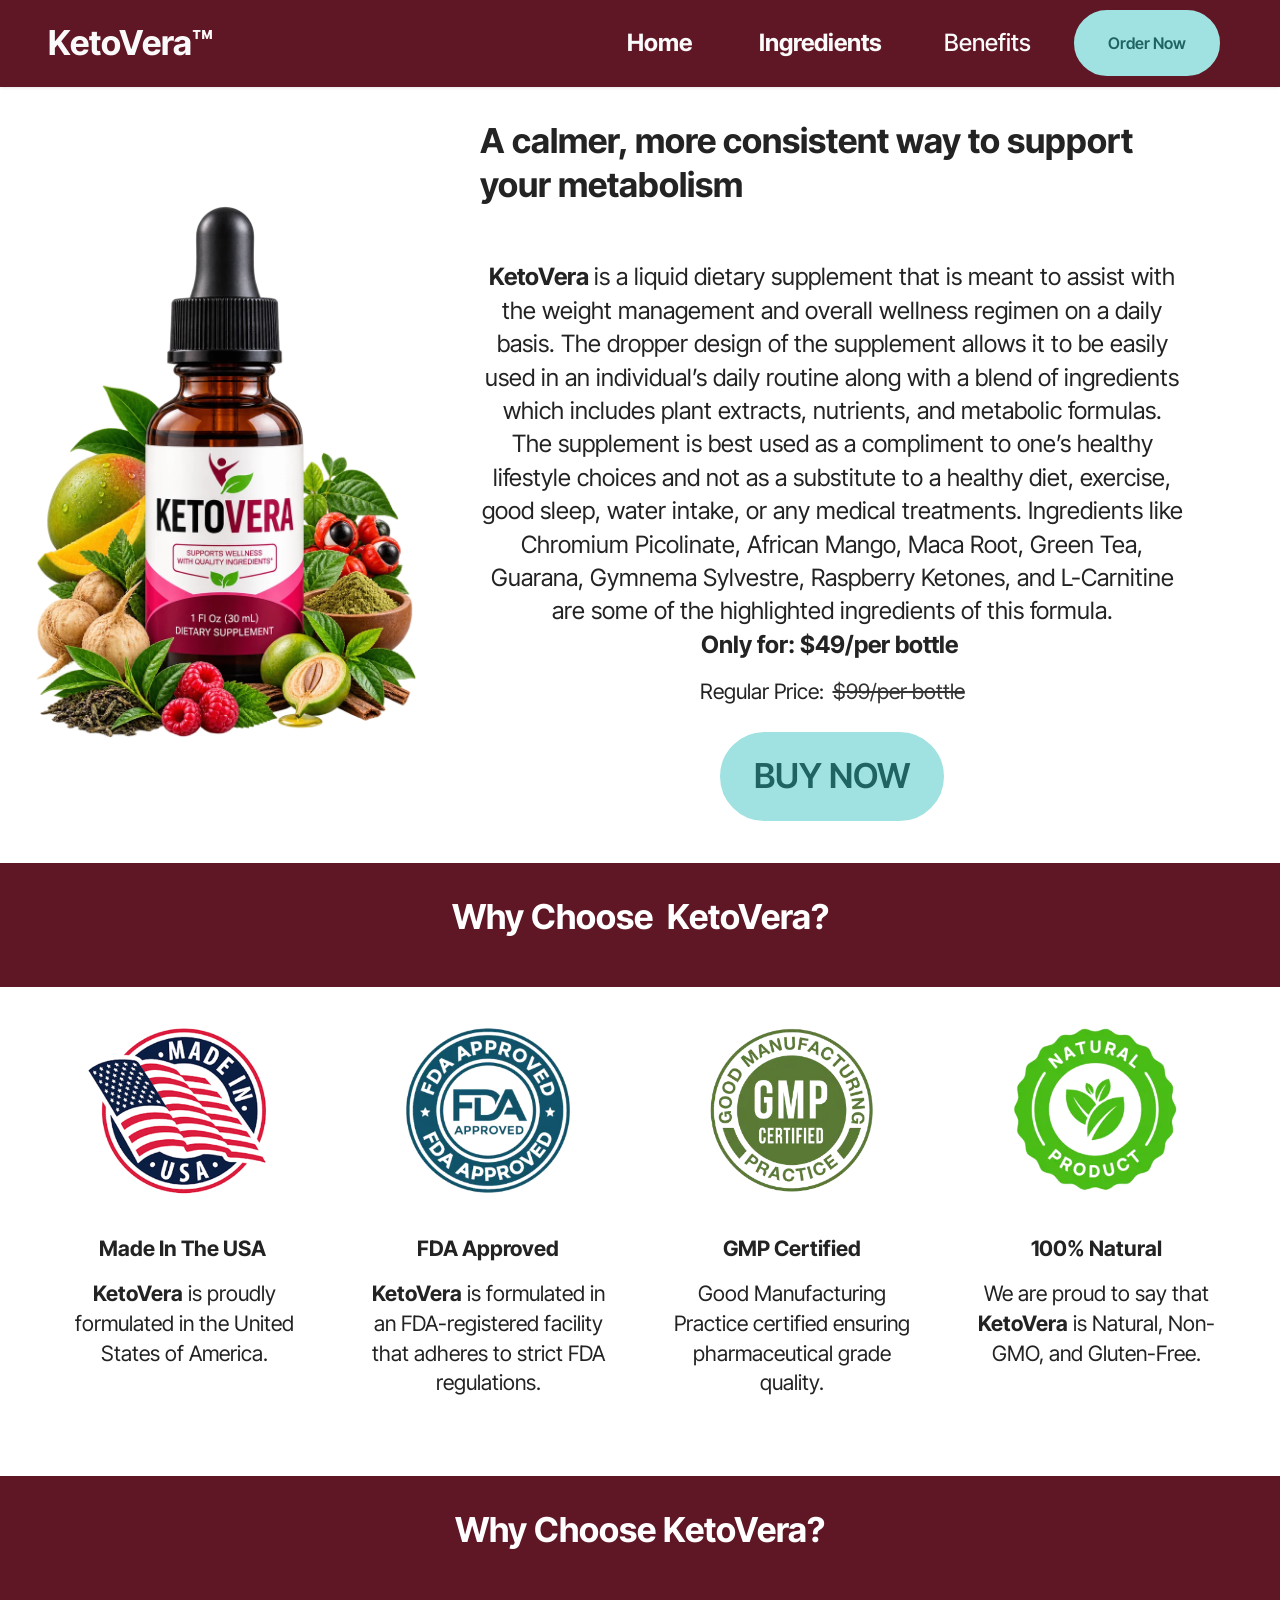
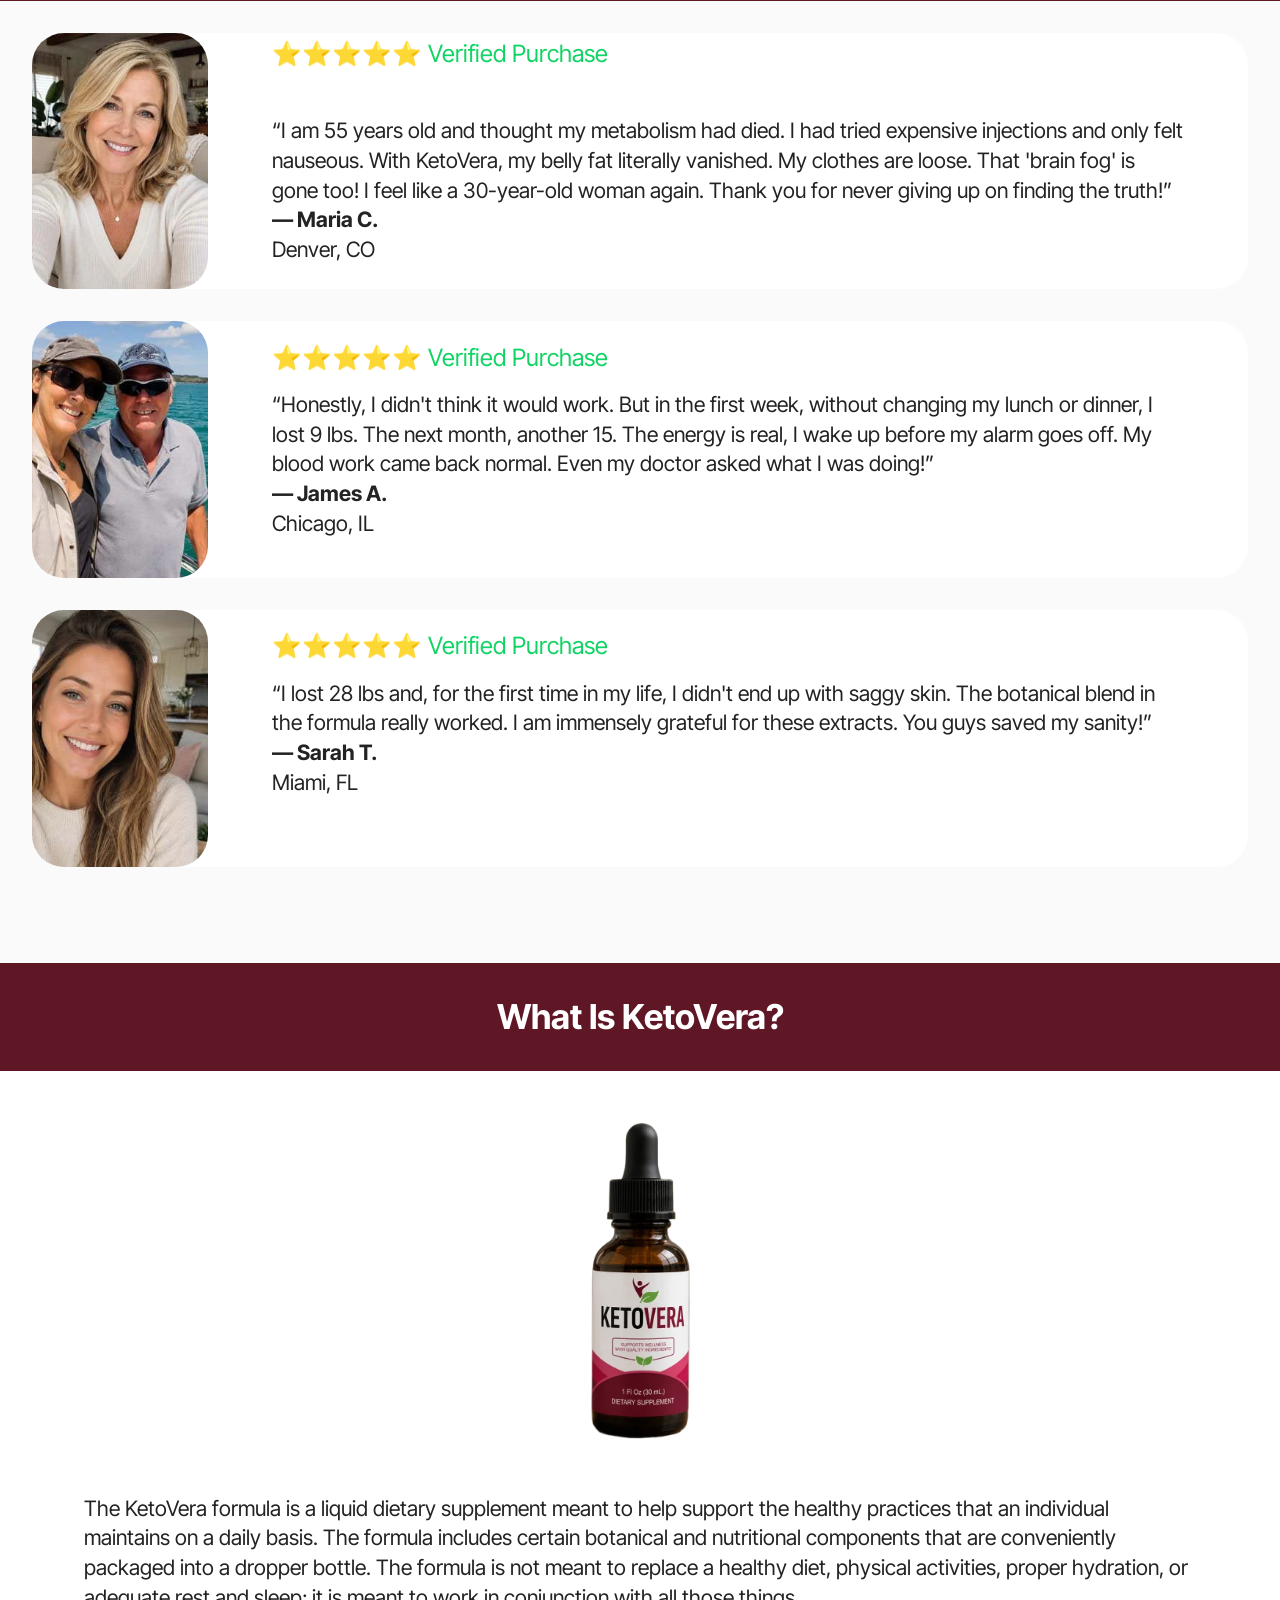
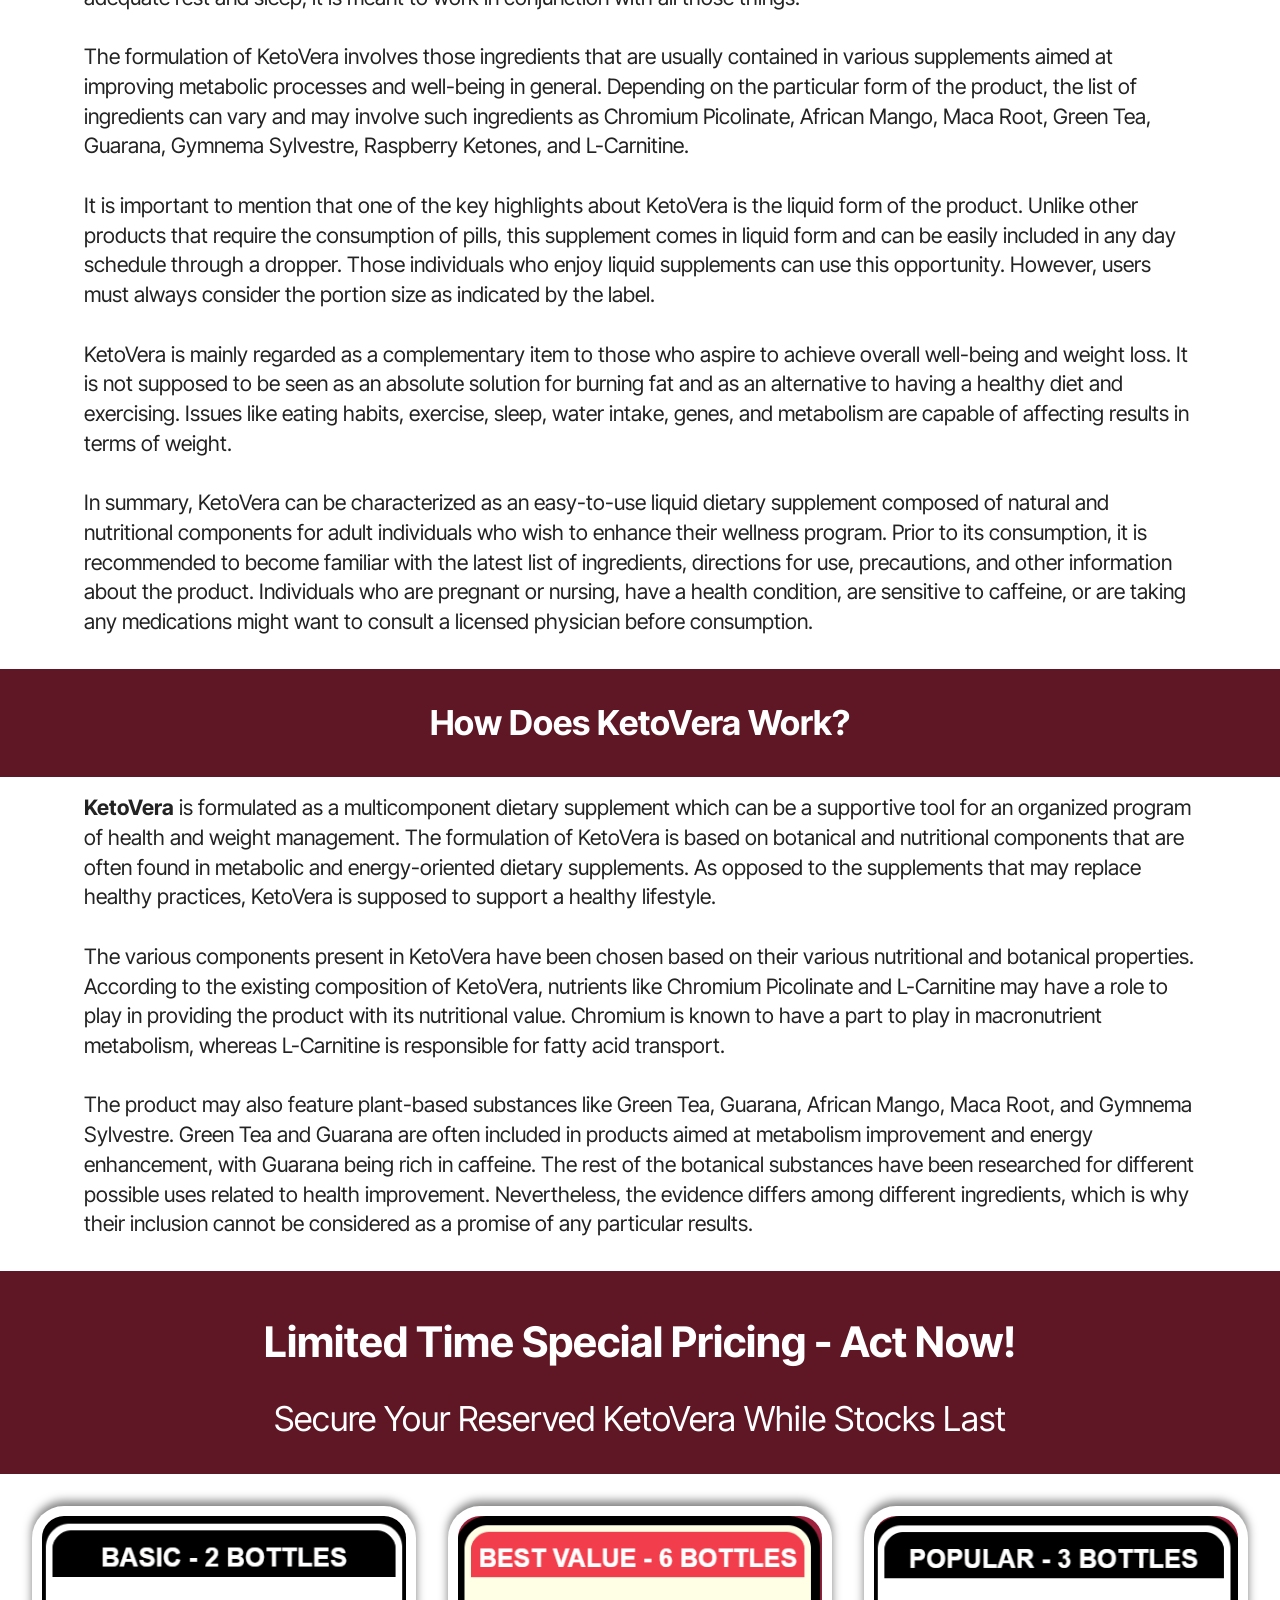
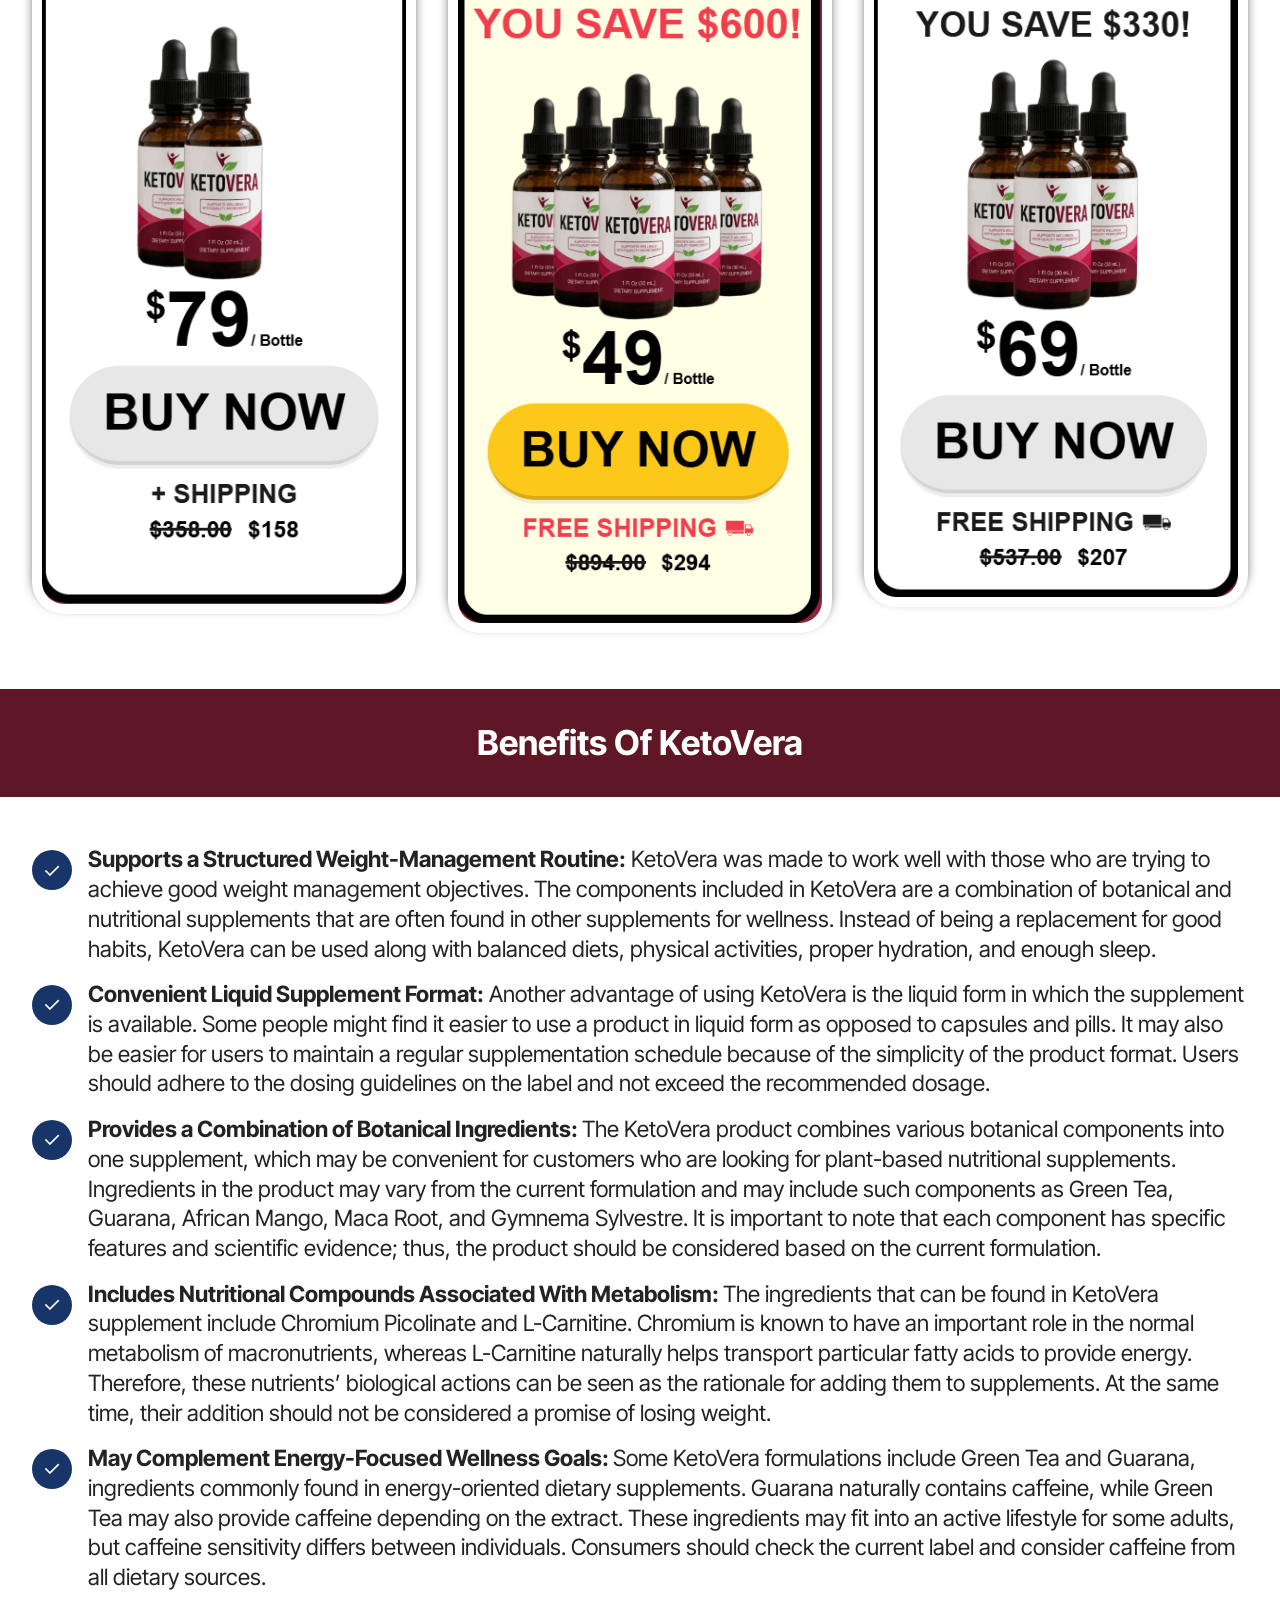
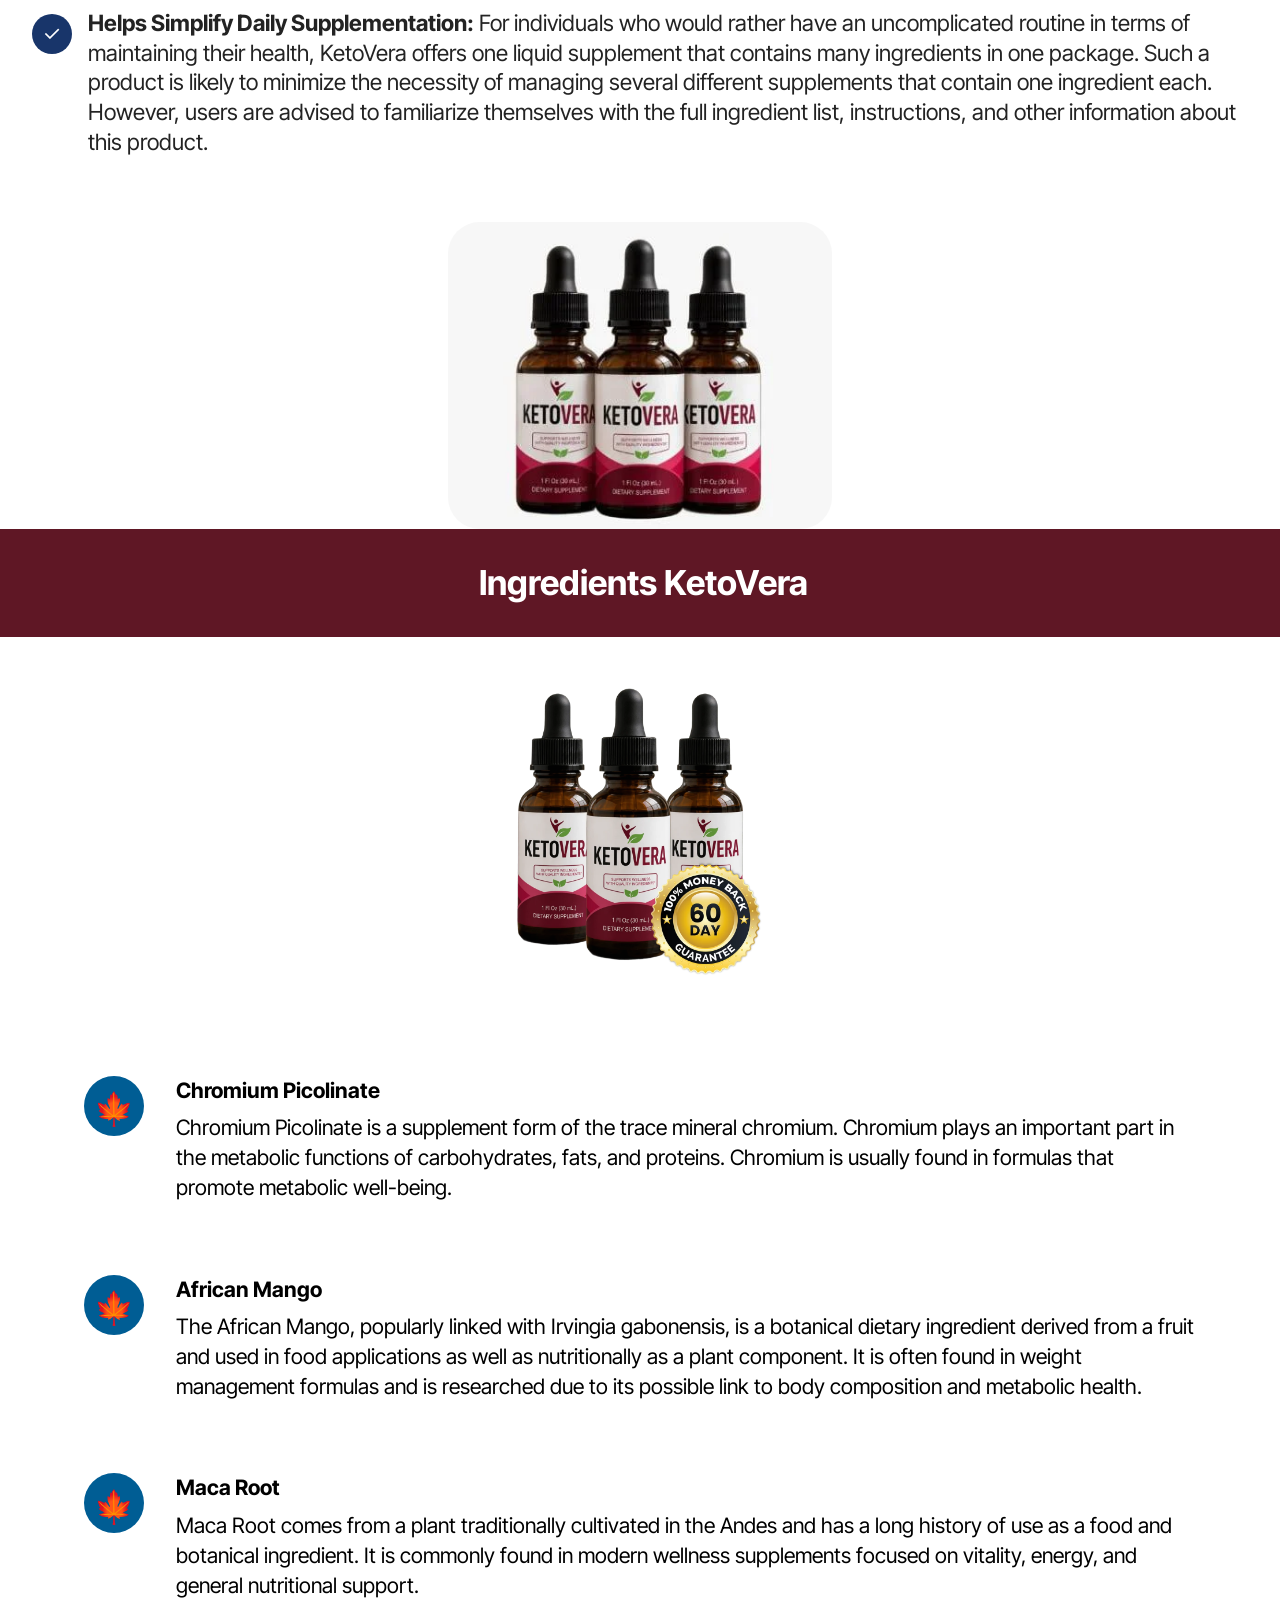
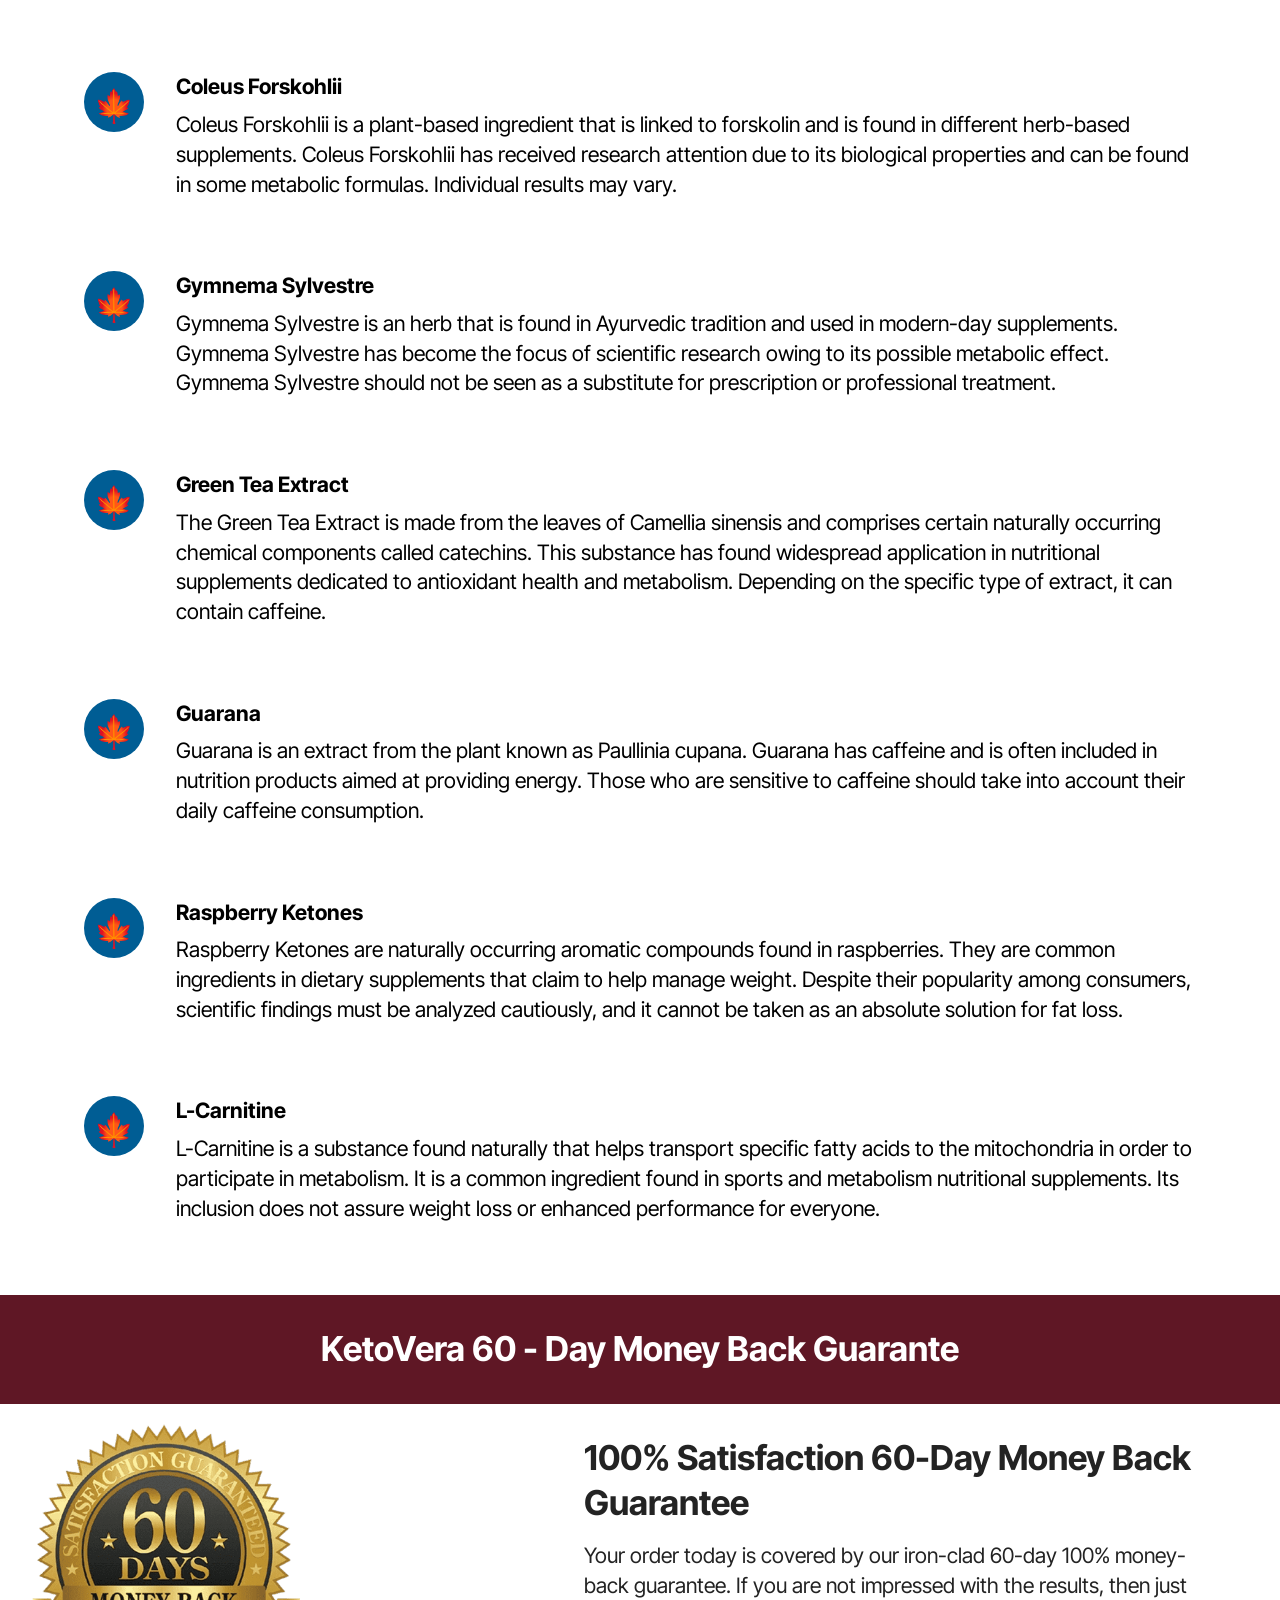
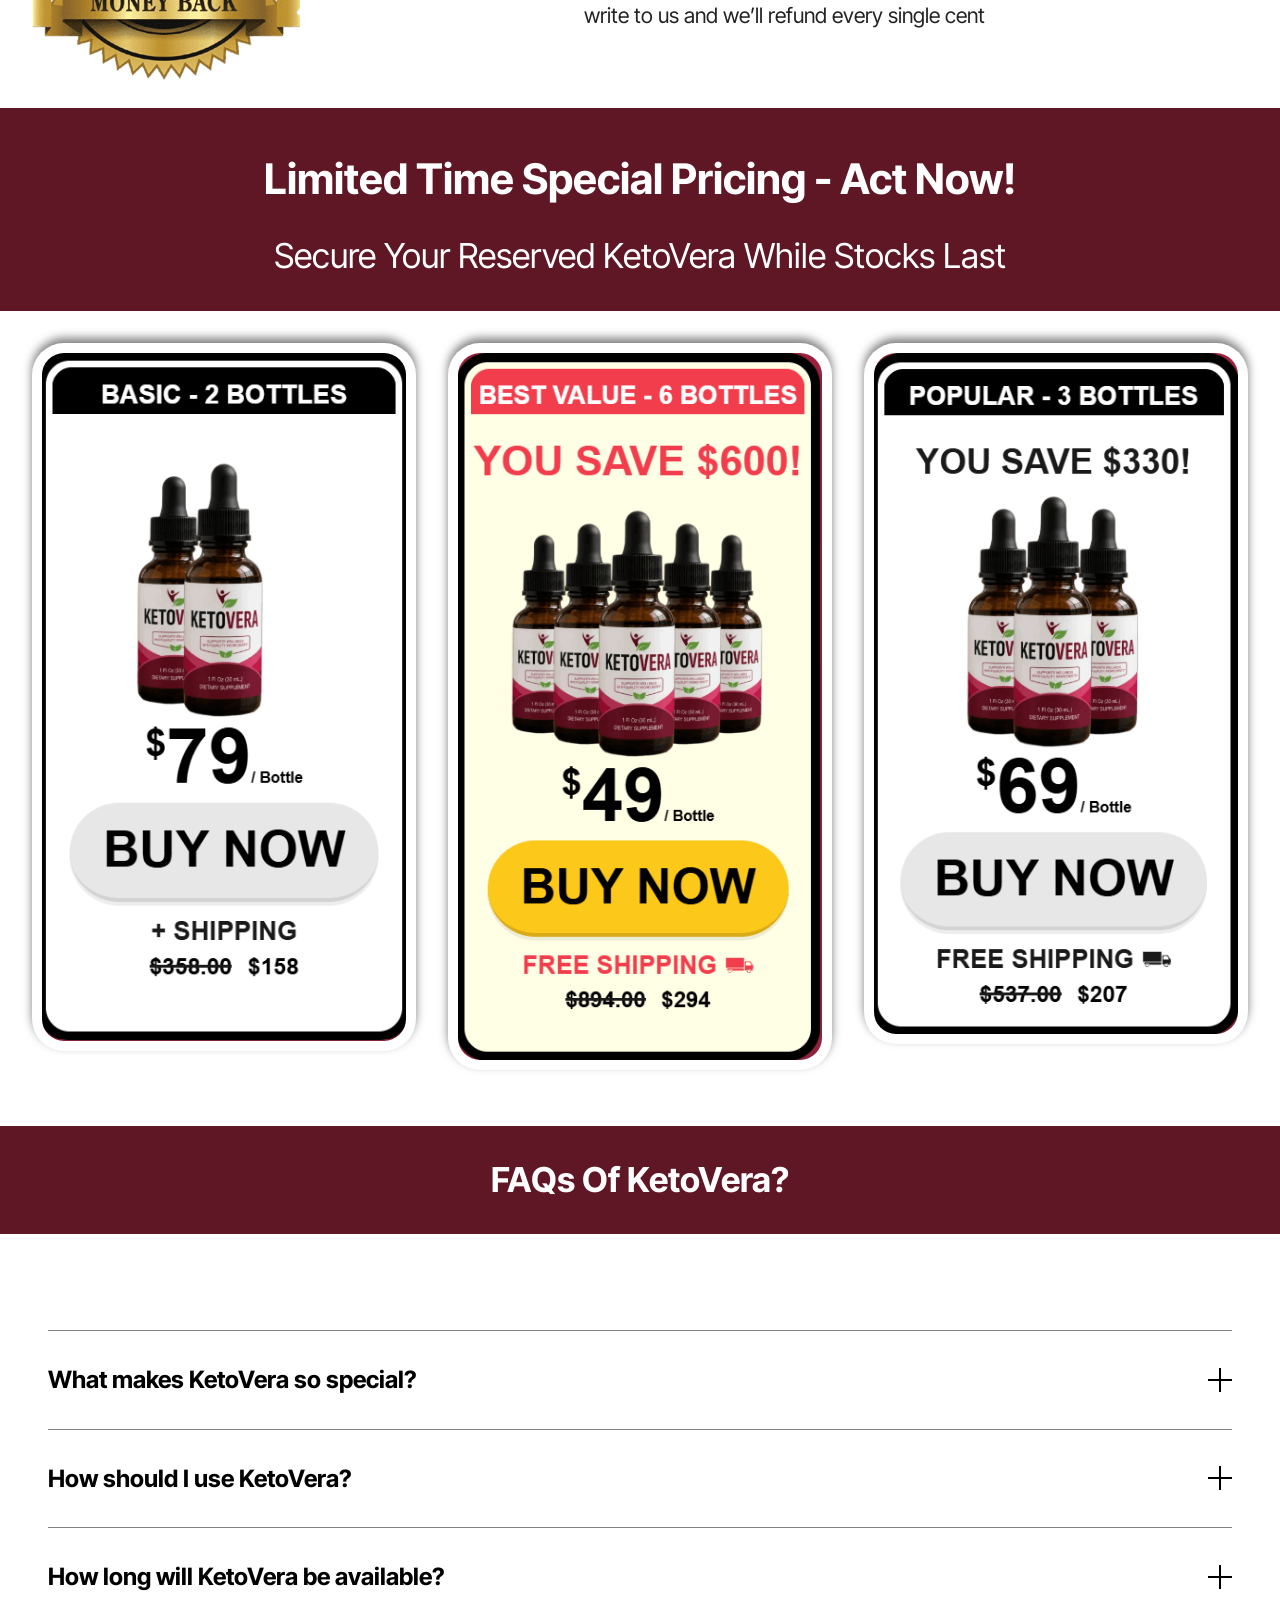
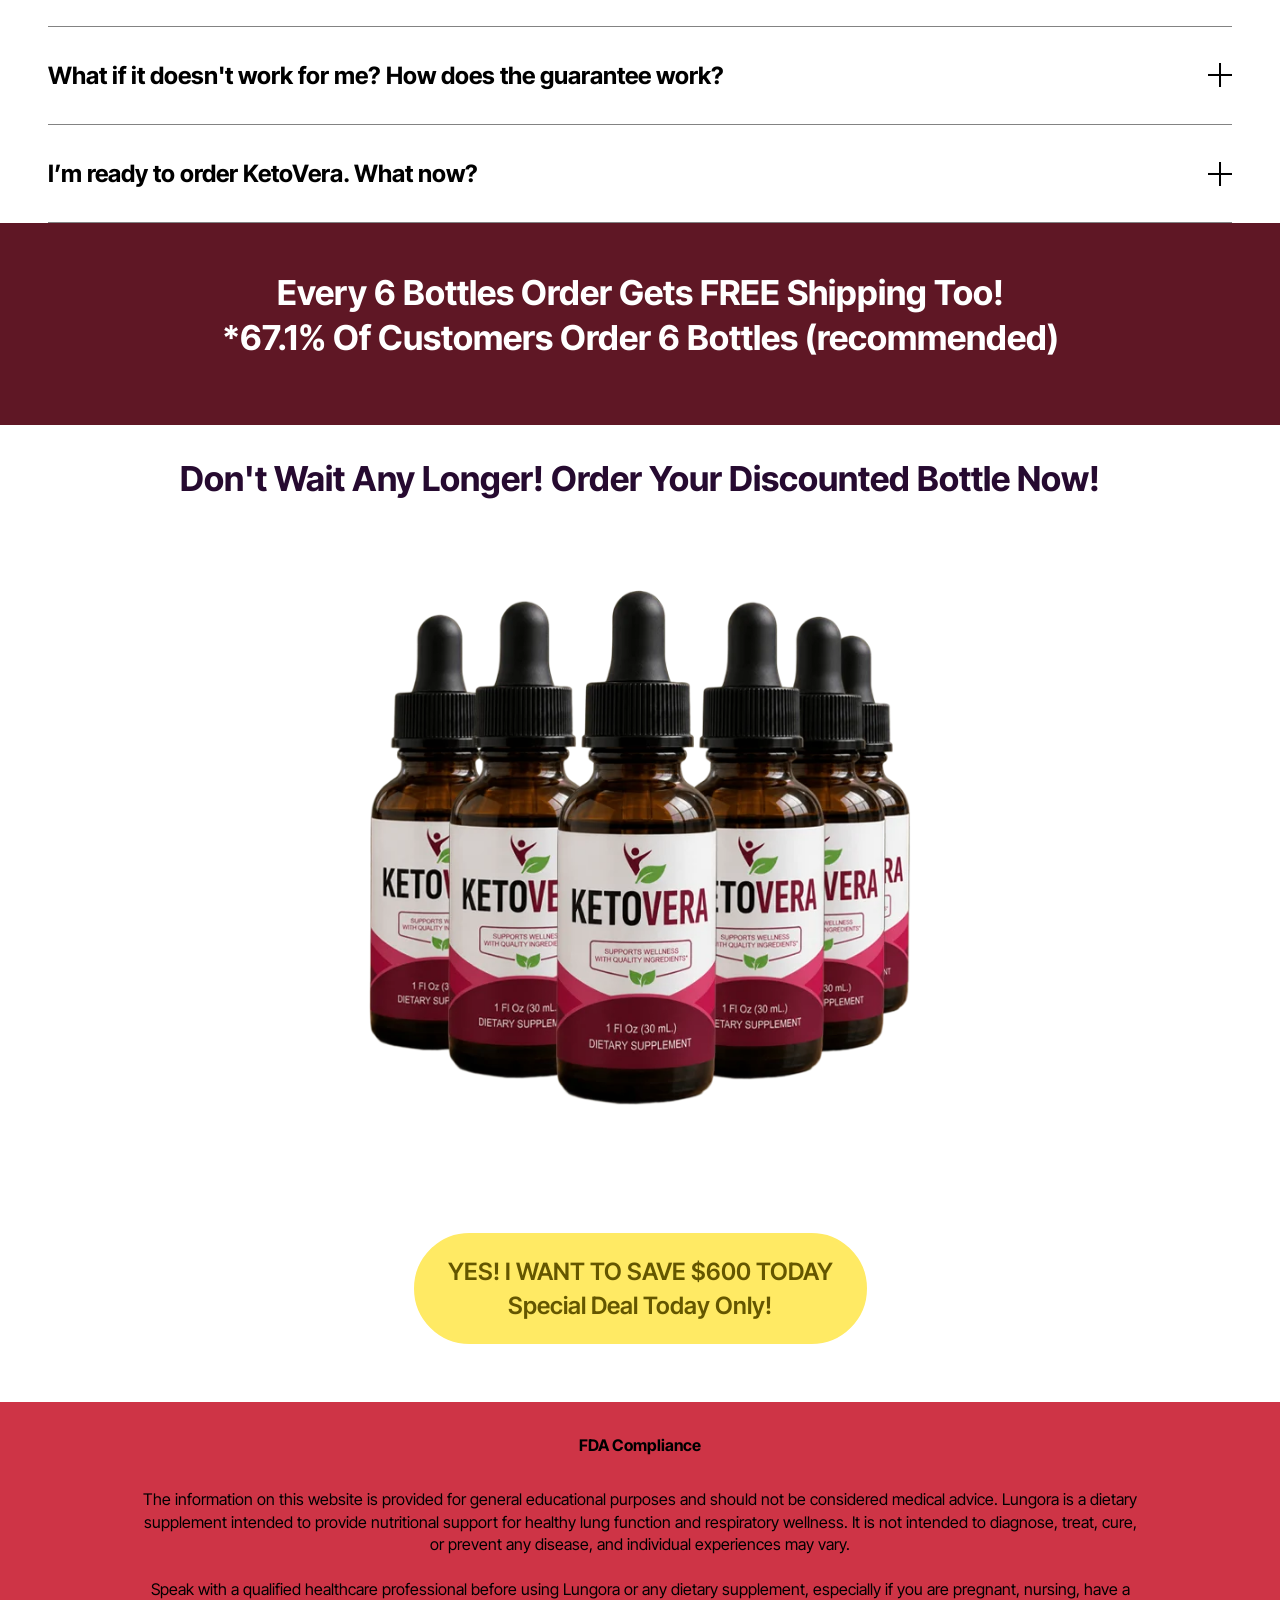
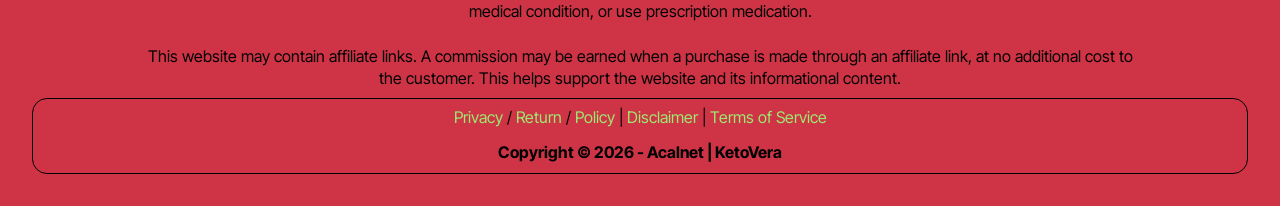
<file: index.html>
<!DOCTYPE html>
<html  lang="en">
<head>
  <!-- Site made with Mobirise Website Builder v6.1.12, https://mobirise.com -->
  <meta charset="UTF-8">
  <meta http-equiv="X-UA-Compatible" content="IE=edge">
  <meta name="generator" content="Mobirise v6.1.12, mobirise.com">
  <meta name="twitter:card" content="summary_large_image"/>
  <meta name="twitter:image:src" content="assets/images/index-meta.webp">
  <meta property="og:image" content="assets/images/index-meta.webp">
  <meta name="twitter:title" content="KetoVera – Advanced Support for Nerve Health">
  <meta name="viewport" content="width=device-width, initial-scale=1, minimum-scale=1">
  <link rel="shortcut icon" href="assets/images/images.png" type="image/x-icon">
  <meta name="description" content="KetoVera is a liquid dietary supplement that is meant to assist with the weight management and overall wellness regimen on a daily basis. The dropper design of the supplement allows it to be easily used in an individual’s daily routine along with a blend of ingredients which includes plant extracts, nutrients, and metabolic formulas. The supplement is best used as a compliment to one’s healthy lifestyle choices and not as a substitute to a healthy diet, exercise, good sleep, water intake, or any medical treatments. Ingredients like Chromium Picolinate, African Mango, Maca Root, Green Tea, Guarana, Gymnema Sylvestre, Raspberry Ketones, and L-Carnitine are some of the highlighted ingredients of this formula.">
  
  
  <title>KetoVera – Advanced Support for Nerve Health</title>
  <link rel="stylesheet" href="assets/web/assets/mobirise-icons2/mobirise2.css">
  <link rel="stylesheet" href="assets/web/assets/mobirise-icons/mobirise-icons.css">
  <link rel="stylesheet" href="assets/bootstrap/css/bootstrap.min.css">
  <link rel="stylesheet" href="assets/dropdown/css/style.css">
  <link rel="stylesheet" href="assets/socicon/css/styles.css">
  <link rel="stylesheet" href="assets/theme/css/style.css">
  <link rel="preload" href="https://fonts.googleapis.com/css?family=Inter+Tight:100,200,300,400,500,600,700,800,900,100i,200i,300i,400i,500i,600i,700i,800i,900i&display=swap" as="style" onload="this.onload=null;this.rel='stylesheet'">
  <noscript><link rel="stylesheet" href="https://fonts.googleapis.com/css?family=Inter+Tight:100,200,300,400,500,600,700,800,900,100i,200i,300i,400i,500i,600i,700i,800i,900i&display=swap"></noscript>
  <link rel="preload" as="style" href="assets/mobirise/css/mbr-additional.css?v=Tbg3Fm"><link rel="stylesheet" href="assets/mobirise/css/mbr-additional.css?v=Tbg3Fm" type="text/css">
<meta name="google-site-verification" content="ojwFFrobrEAdesm8oLR1VNvsSXICQItrODOj1nC4V70" />
<meta name="msvalidate.01" content="BFED78960371397816FDB9212DADB8CB" />
  
  
  <meta name="keywords" content="prosta defend, prostadefend, prosta defend supplement, prosta defend pills">
 <meta name="author" content="prosta defend">
		
 <link rel="canonical" href="" >
</head>
<body>
  
  <section data-bs-version="5.1" class="menu menu2 cid-vwCGoTfLS6" once="menu" id="menu2-1z">
    
    <nav class="navbar navbar-dropdown navbar-expand-lg">
        <div class="container">
            <div class="navbar-brand">
                
                <span class="navbar-caption-wrap"><a class="navbar-caption text-white text-primary display-2" href="index.html#content4-27">KetoVera™&nbsp;<br></a></span>
            </div>
            <button class="navbar-toggler" type="button" data-toggle="collapse" data-bs-toggle="collapse" data-target="#navbarSupportedContent" data-bs-target="#navbarSupportedContent" aria-controls="navbarNavAltMarkup" aria-expanded="false" aria-label="Toggle navigation">
                <div class="hamburger">
                    <span></span>
                    <span></span>
                    <span></span>
                    <span></span>
                </div>
            </button>
            <div class="collapse navbar-collapse" id="navbarSupportedContent">
                <ul class="navbar-nav nav-dropdown" data-app-modern-menu="true"><li class="nav-item"><a class="nav-link link text-white text-primary display-5" href="index.html#header3-1m"><strong>Home&nbsp;</strong><br></a></li>
                    <li class="nav-item"><a class="nav-link link text-white text-primary display-5" href="index.html"><strong>Ingredients</strong></a></li>
                    <li class="nav-item"><a class="nav-link link text-white text-primary display-5" href="index.html#header3-31">Benefits</a>
                    </li></ul>
                
                <div class="navbar-buttons mbr-section-btn"><a class="btn btn-warning display-4" href="https://maxwebleads.com/13455/2134/2/?">Order Now</a></div>
            </div>
        </div>
    </nav>
</section>

<section data-bs-version="5.1" class="features6 cid-vwCGxktQIx" id="features7-20">
    <!---->
    

    
    
    <div class="container">
        <div class="card-wrapper">
            <div class="row align-items-center">
                <div class="col-12 col-lg-4">
                    <div class="image-wrapper">
                        <a href="https://maxwebleads.com/13455/2134/2/?"><img src="assets/images/download-2.webp" alt="KetoVera"></a>
                    </div>
                </div>
                <div class="col-12 col-lg">
                    <div class="text-box">
                        <h5 class="mbr-title mbr-fonts-style display-2"><strong>A calmer, more consistent way to support your metabolism</strong><br><strong><br></strong></h5>
                        <p class="mbr-text mbr-fonts-style display-5"><strong>KetoVera </strong>is a liquid dietary supplement that is meant to assist with the weight management and overall wellness regimen on a daily basis. The dropper design of the supplement allows it to be easily used in an individual’s daily routine along with a blend of ingredients which includes plant extracts, nutrients, and metabolic formulas. The supplement is best used as a compliment to one’s healthy lifestyle choices and not as a substitute to a healthy diet, exercise, good sleep, water intake, or any medical treatments. Ingredients like Chromium Picolinate, African Mango, Maca Root, Green Tea, Guarana, Gymnema Sylvestre, Raspberry Ketones, and L-Carnitine are some of the highlighted ingredients of this formula.<br><strong>Only for: $49/per bottle&nbsp;</strong><br></p>
                        <div class="cost">
                            <span class="currentcost mbr-fonts-style pr-2 display-7">Regular Price:&nbsp;</span>
                            <span class="oldcost mbr-fonts-style display-7">$99/per bottle</span>
                        </div>
                        <div class="mbr-section-btn pt-3"><a href="https://maxwebleads.com/13455/2134/2/?" class="btn btn-warning display-2">BUY NOW</a></div>
                    </div>
                </div>
            </div>
        </div>
    </div>
</section>

<section data-bs-version="5.1" class="header3 cid-vwCIpOp77V" id="header3-21">

    

    
    

    <div class="align-center container">
        <div class="row justify-content-center">
            <div class="col-12 col-lg-12">
                
                <h2 class="mbr-section-subtitle mbr-fonts-style mb-3 display-2"><strong>Why Choose&nbsp; KetoVera?</strong></h2>
                
                
            </div>
        </div>
    </div>
</section>

<section data-bs-version="5.1" class="gallery3 cid-vwCFQWDNEf" id="gallery3-1x">
    
    
    <div class="container">
        
        <div class="row mt-4">
            
            
            <div class="item features-image сol-12 col-md-6 col-lg-3 active">
                <div class="item-wrapper">
                    <div class="item-img">
                        <a href="https://maxwebleads.com/13455/2134/2/?"><img src="assets/images/made-in-usa202-500x300.webp" alt="KetoVera Pro FDA Approved" data-slide-to="0" data-bs-slide-to="0"></a>
                    </div>
                    <div class="item-content">
                        <h5 class="item-title mbr-fonts-style display-7"><strong>Made In The USA&nbsp;</strong></h5>
                        
                        <p class="mbr-text mbr-fonts-style mt-3 display-7"><strong>KetoVera</strong> is proudly formulated in the United States of America.
<br>
<br></p>
                    </div>
                    
                </div>
            </div><div class="item features-image сol-12 col-md-6 col-lg-3">
                <div class="item-wrapper">
                    <div class="item-img">
                        <a href="https://maxwebleads.com/13455/2134/2/?"><img src="assets/images/fda-approved-500x300.webp" alt="KetoVera Pro Made In Usa" data-slide-to="1" data-bs-slide-to="1"></a>
                    </div>
                    <div class="item-content">
                        <h5 class="item-title mbr-fonts-style display-7"><strong>FDA Approved</strong></h5>
                        
                        <p class="mbr-text mbr-fonts-style mt-3 display-7"><strong>KetoVera</strong> is formulated in an FDA-registered facility that adheres to strict FDA regulations.</p>
                    </div>
                    
                </div>
            </div><div class="item features-image сol-12 col-md-6 col-lg-3">
                <div class="item-wrapper">
                    <div class="item-img">
                        <a href="https://maxwebleads.com/13455/2134/2/?"><img src="assets/images/gmp-certified-500x300.webp" alt="KetoVera Pro All Natural" data-slide-to="2" data-bs-slide-to="2"></a>
                    </div>
                    <div class="item-content">
                        <h5 class="item-title mbr-fonts-style display-7"><strong>GMP Certified</strong></h5>
                        
                        <p class="mbr-text mbr-fonts-style mt-3 display-7">Good Manufacturing Practice certified ensuring pharmaceutical grade quality.
<br>
<br></p>
                    </div>
                    
                </div>
            </div>
            <div class="item features-image сol-12 col-md-6 col-lg-3">
                <div class="item-wrapper">
                    <div class="item-img">
                        <a href="https://maxwebleads.com/13455/2134/2/?"><img src="assets/images/100-natural-500x300.webp" alt="KetoVera Pro GMP Certified" title=""></a>
                    </div>
                    <div class="item-content">
                        <h5 class="item-title mbr-fonts-style display-7"><strong>100% Natural</strong></h5>
                        
                        <p class="mbr-text mbr-fonts-style mt-3 display-7">We are proud to say that <strong>KetoVera</strong> is Natural, Non-GMO, and Gluten-Free.</p>
                    </div>
                    
                </div>
            </div>
        </div>
    </div>
</section>

<section data-bs-version="5.1" class="header3 cid-vwCO7ddUhF" id="header3-22">

    

    
    

    <div class="align-center container">
        <div class="row justify-content-center">
            <div class="col-12 col-lg-12">
                
                <h2 class="mbr-section-subtitle mbr-fonts-style mb-3 display-2"><strong>Why Choose KetoVera?</strong></h2>
                
                
            </div>
        </div>
    </div>
</section>

<section data-bs-version="5.1" class="team2 cid-vwCOnBbGUN" xmlns="http://www.w3.org/1999/html" id="team2-23">
    

    
    
    <div class="container">
        <div class="item features-image">
            <div class="item-wrapper">
                <div class="row align-items-center">
                    <div class="col-12 col-md-2">
                        <div class="image-wrapper">
                            <a href="https://maxwebleads.com/13455/2134/2/?"><img src="assets/images/ketovera-reviews-1-240x350.webp" alt="KetoVera"></a>
                        </div>
                    </div>
                    <div class="col-12 col-md">
                        <div class="card-box">
                            
                            <h2 class="card-subtitle mbr-fonts-style mb-3 display-5">⭐⭐⭐⭐⭐ Verified Purchase</h2>
                            <p class="mbr-text mbr-fonts-style display-7"><br>“I am 55 years old and thought my metabolism had died. I had tried expensive injections and only felt nauseous. With KetoVera, my belly fat literally vanished. My clothes are loose. That 'brain fog' is gone too! I feel like a 30-year-old woman again. Thank you for never giving up on finding the truth!”<br><strong>— Maria C.
</strong><br>Denver, CO<br></p>
                            
                        </div>
                    </div>
                </div>
            </div>
        </div>
        <div class="item features-image">
            <div class="item-wrapper">
                <div class="row align-items-center">
                    <div class="col-12 col-md-2">
                        <div class="image-wrapper">
                            <a href="https://maxwebleads.com/13455/2134/2/?"><img src="assets/images/ketovera-reviews-2-240x350.webp" alt="KetoVera"></a>
                        </div>
                    </div>
                    <div class="col-12 col-md">
                        <div class="card-box">
                            
                            <h2 class="card-subtitle mbr-fonts-style mb-3 display-5">⭐⭐⭐⭐⭐ Verified Purchase</h2>
                            <p class="mbr-text mbr-fonts-style display-7">“Honestly, I didn't think it would work. But in the first week, without changing my lunch or dinner, I lost 9 lbs. The next month, another 15. The energy is real, I wake up before my alarm goes off. My blood work came back normal. Even my doctor asked what I was doing!”<br><strong>— James A.
<br></strong>Chicago, IL<br></p>
                            
                        </div>
                    </div>
                </div>
            </div>
        </div>
        <div class="item features-image">
            <div class="item-wrapper">
                <div class="row align-items-center">
                    <div class="col-12 col-md-2">
                        <div class="image-wrapper">
                            <a href="https://maxwebleads.com/13455/2134/2/?"><img src="assets/images/ketovera-reviews-3-240x350.webp" alt="KetoVera"></a>
                        </div>
                    </div>
                    <div class="col-12 col-md">
                        <div class="card-box">
                            
                            <h2 class="card-subtitle mbr-fonts-style mb-3 display-5">⭐⭐⭐⭐⭐ Verified Purchase</h2>
                            <p class="mbr-text mbr-fonts-style display-7">“I lost 28 lbs and, for the first time in my life, I didn't end up with saggy skin. The botanical blend in the formula really worked. I am immensely grateful for these extracts. You guys saved my sanity!”
<br><strong>— Sarah T.
</strong><br>Miami, FL<br>&nbsp;<br></p>
                            
                        </div>
                    </div>
                </div>
            </div>
        </div>
    </div>
</section>

<section data-bs-version="5.1" class="header3 cid-uSwx4cJ0TO" id="header3-4">

    

    
    

    <div class="align-center container">
        <div class="row justify-content-center">
            <div class="col-12 col-lg-12">
                
                <h2 class="mbr-section-subtitle mbr-fonts-style mb-3 display-2"><strong>What Is KetoVera?</strong></h2>
                
                
            </div>
        </div>
    </div>
</section>

<section data-bs-version="5.1" class="header9 cid-uSwxo9HcY4" id="header9-6">

    

    
    

    <div class="text-center container">
        <div class="row justify-content-center">
            <div class="col-md-12 col-lg-9">
                <div class="image-wrap mb-4">
                    <a href="https://maxwebleads.com/13455/2134/2/?"><img src="assets/images/download-1.webp" alt="KetoVera Official"></a>
                </div>
                
                
                
            </div>
        </div>
    </div>
</section>

<section data-bs-version="5.1" class="content4 cid-uSwx5BcQWN" id="content4-5">
    

    
    
    <div class="container">
        <div class="row justify-content-center">
            <div class="title col-md-12 col-lg-11">
                
                <h4 class="mbr-section-subtitle align-center mbr-fonts-style mb-4 display-7">The KetoVera formula is a liquid dietary supplement meant to help support the healthy practices that an individual maintains on a daily basis. The formula includes certain botanical and nutritional components that are conveniently packaged into a dropper bottle. The formula is not meant to replace a healthy diet, physical activities, proper hydration, or adequate rest and sleep; it is meant to work in conjunction with all those things.<br><br>
<div>
</div><div>
</div><div>
</div><div>
</div><div>The formulation of KetoVera involves those ingredients that are usually contained in various supplements aimed at improving metabolic processes and well-being in general. Depending on the particular form of the product, the list of ingredients can vary and may involve such ingredients as Chromium Picolinate, African Mango, Maca Root, Green Tea, Guarana, Gymnema Sylvestre, Raspberry Ketones, and L-Carnitine.</div><div><br></div><div>
</div><div>It is important to mention that one of the key highlights about KetoVera is the liquid form of the product. Unlike other products that require the consumption of pills, this supplement comes in liquid form and can be easily included in any day schedule through a dropper. Those individuals who enjoy liquid supplements can use this opportunity. However, users must always consider the portion size as indicated by the label.</div><div> </div><br><div>KetoVera is mainly regarded as a complementary item to those who aspire to achieve overall well-being and weight loss. It is not supposed to be seen as an absolute solution for burning fat and as an alternative to having a healthy diet and exercising. Issues like eating habits, exercise, sleep, water intake, genes, and metabolism are capable of affecting results in terms of weight.</div><div><br></div><div>In summary, KetoVera can be characterized as an easy-to-use liquid dietary supplement composed of natural and nutritional components for adult individuals who wish to enhance their wellness program. Prior to its consumption, it is recommended to become familiar with the latest list of ingredients, directions for use, precautions, and other information about the product. Individuals who are pregnant or nursing, have a health condition, are sensitive to caffeine, or are taking any medications might want to consult a licensed physician before consumption.</div><div>
</div></h4>
                
            </div>
        </div>
    </div>
</section>

<section data-bs-version="5.1" class="header3 cid-uSwy3EeQp4" id="header3-7">

    

    
    

    <div class="align-center container">
        <div class="row justify-content-center">
            <div class="col-12 col-lg-12">
                
                <h2 class="mbr-section-subtitle mbr-fonts-style mb-3 display-2"><strong>How Does KetoVera Work?</strong></h2>
                
                
            </div>
        </div>
    </div>
</section>

<section data-bs-version="5.1" class="content4 cid-uSwy4P6KjC" id="content4-8">
    

    
    
    <div class="container">
        <div class="row justify-content-center">
            <div class="title col-md-12 col-lg-11">
                
                <h4 class="mbr-section-subtitle align-center mbr-fonts-style mb-4 display-7"><div><strong>KetoVera</strong> is formulated as a multicomponent dietary supplement which can be a supportive tool for an organized program of health and weight management. The formulation of KetoVera is based on botanical and nutritional components that are often found in metabolic and energy-oriented dietary supplements. As opposed to the supplements that may replace healthy practices, KetoVera is supposed to support a healthy lifestyle.</div><div><br></div><div>
</div><div>The various components present in KetoVera have been chosen based on their various nutritional and botanical properties. According to the existing composition of KetoVera, nutrients like Chromium Picolinate and L-Carnitine may have a role to play in providing the product with its nutritional value. Chromium is known to have a part to play in macronutrient metabolism, whereas L-Carnitine is responsible for fatty acid transport.</div><div><br></div><div>
</div><div>The product may also feature plant-based substances like Green Tea, Guarana, African Mango, Maca Root, and Gymnema Sylvestre. Green Tea and Guarana are often included in products aimed at metabolism improvement and energy enhancement, with Guarana being rich in caffeine. The rest of the botanical substances have been researched for different possible uses related to health improvement. Nevertheless, the evidence differs among different ingredients, which is why their inclusion cannot be considered as a promise of any particular results.</div><div>
</div><div>
</div><div>
</div></h4>
                
            </div>
        </div>
    </div>
</section>

<section data-bs-version="5.1" class="content4 cid-uSwyrY4N6k" id="content4-9">
    

    
    
    <div class="container">
        <div class="row justify-content-center">
            <div class="title col-md-12 col-lg-11">
                <h3 class="mbr-section-title mbr-fonts-style align-center mb-4 display-1"><strong>Limited Time Special Pricing - Act Now!</strong></h3>
                <h4 class="mbr-section-subtitle align-center mbr-fonts-style mb-4 display-2">Secure Your Reserved KetoVera While Stocks Last</h4>
                
            </div>
        </div>
    </div>
</section>

<section data-bs-version="5.1" class="gallery5 mbr-gallery cid-uSwyss5Anb" id="image1-a">
    

    

    <div class="container">
        
        <div class="row mbr-gallery mt-4">
            <div class="col-12 col-md-6 col-lg-4 item gallery-image">
                
                    <a href="https://maxwebleads.com/13455/2134/2/?"><img class="w-100 JCB_Price" src="assets/images/screenshot202026-09-2920232926-382x722.webp" alt="KetoVera   buy now 2 bottle" data-slide-to="0" data-bs-slide-to="0" title="Ikaria Lean Belly Juice"><br></a>
                   
                
               
            </div>
             <div class="col-12 col-md-6 col-lg-4 item gallery-image">
                
                   <a href="https://maxwebleads.com/13455/2134/2/?"> <img class="w-100 JCB_Price" src="assets/images/screenshot202026-09-2920232949-393x763.webp" alt="KetoVera  buy now 6 bottles" data-slide-to="1" data-bs-slide-to="1" title="Ikaria Lean Belly Juice"><br></a>
                    
                
               
            </div>
             <div class="col-12 col-md-6 col-lg-4 item gallery-image">
                
                   <a href="https://maxwebleads.com/13455/2134/2/?"> <img class="w-100 JCB_Price" src="assets/images/screenshot202026-09-2920233013-386x722.webp" alt="KetoVera  buy now 3 bottles" data-slide-to="2" data-bs-slide-to="2" title="Ikaria Lean Belly Juice"><br>
                    
               
                
            </a></div></div><div class="modal mbr-slider" tabindex="-1" role="dialog" aria-hidden="true" id="vwJ4PDjwbb-modal"><div class="modal-dialog" role="document"><a href="/">
                </a><div class="modal-content"><div class="modal-body"><div class="carousel slide carousel-fade" id="lb-vwJ4PDjwbb" data-ride="carousel" data-bs-ride="carousel" data-interval="4000" data-bs-interval="4000"><a href="/">
                            <div class="carousel-inner">
                                <div class="carousel-item active">
                                    <img class="d-block w-100" src="assets/images/screenshot202026-09-2920232926-382x722.webp" alt="">
                                </div>
                                <div class="carousel-item">
                                    <img class="d-block w-100" src="assets/images/screenshot202026-09-2920232949-393x763.webp" alt="">
                                </div>
                                <div class="carousel-item">
                                    <img class="d-block w-100" src="assets/images/screenshot202026-09-2920233013-386x722.webp" alt="">
                                </div>
                                
                            </div>
                            <ol class="carousel-indicators">
                                <li data-slide-to="0" data-bs-slide-to="0" class="active" data-target="#lb-vwJ4PDjwbb" data-bs-target="#lb-vwJ4PDjwbb"></li>
                                <li data-slide-to="1" data-bs-slide-to="1" data-target="#lb-vwJ4PDjwbb" data-bs-target="#lb-vwJ4PDjwbb"></li>
                                <li data-slide-to="2" data-bs-slide-to="2" data-target="#lb-vwJ4PDjwbb" data-bs-target="#lb-vwJ4PDjwbb"></li>
                                
                            </ol>
                            </a><a role="button" href="" class="close" data-dismiss="modal" data-bs-dismiss="modal" aria-label="Close">
                            </a>
                            <a class="carousel-control-prev carousel-control" role="button" data-slide="prev" data-bs-slide="prev" href="#lb-vwJ4PDjwbb">
                                <span class="mobi-mbri mobi-mbri-arrow-prev" aria-hidden="true"></span>
                                <span class="sr-only visually-hidden">Previous</span>
                            </a>
                            <a class="carousel-control-next carousel-control" role="button" data-slide="next" data-bs-slide="next" href="#lb-vwJ4PDjwbb">
                                <span class="mobi-mbri mobi-mbri-arrow-next" aria-hidden="true"></span>
                                <span class="sr-only visually-hidden">Next</span>
                            </a>
                        </div>
                    </div>
                </div>
            </div>
        </div>
    </div>
</section>

<section data-bs-version="5.1" class="header3 cid-v1XV2cMDDJ" id="header3-1m">

    

    
    

    <div class="align-center container">
        <div class="row justify-content-center">
            <div class="col-12 col-lg-12">
                
                <h2 class="mbr-section-subtitle mbr-fonts-style mb-3 display-2"><strong>Benefits Of KetoVera</strong></h2>
                
                
            </div>
        </div>
    </div>
</section>

<section data-bs-version="5.1" class="content8 cid-vwCRL1Xqy9" id="content8-24">
    
    <div class="container">
        <div class="row justify-content-center">
            <div class="counter-container col-md-12 col-lg-12">
                
                <div class="mbr-text mbr-fonts-style display-7">
                    <ul>
                        <li><span style="font-size: 1.4rem;"><strong>Supports a Structured Weight-Management Routine:</strong></span><span style="font-size: 1.4rem;">&nbsp;KetoVera was made to work well with those who are trying to achieve good weight management objectives. The components included in KetoVera are a combination of botanical and nutritional supplements that are often found in other supplements for wellness. Instead of being a replacement for good habits, KetoVera can be used along with balanced diets, physical activities, proper hydration, and enough sleep.</span></li><li><span style="font-size: 1.4rem;"><strong>Convenient Liquid Supplement Format:</strong>&nbsp;Another advantage of using KetoVera is the liquid form in which the supplement is available. Some people might find it easier to use a product in liquid form as opposed to capsules and pills. It may also be easier for users to maintain a regular supplementation schedule because of the simplicity of the product format. Users should adhere to the dosing guidelines on the label and not exceed the recommended dosage.</span></li><li><span style="font-size: 1.4rem;"><strong>Provides a Combination of Botanical Ingredients: </strong>The KetoVera product combines various botanical components into one supplement, which may be convenient for customers who are looking for plant-based nutritional supplements. Ingredients in the product may vary from the current formulation and may include such components as Green Tea, Guarana, African Mango, Maca Root, and Gymnema Sylvestre. It is important to note that each component has specific features and scientific evidence; thus, the product should be considered based on the current formulation.</span></li><li><span style="font-size: 1.4rem;"><strong>Includes Nutritional Compounds Associated With Metabolism: </strong>The ingredients that can be found in KetoVera supplement include Chromium Picolinate and L-Carnitine. Chromium is known to have an important role in the normal metabolism of macronutrients, whereas L-Carnitine naturally helps transport particular fatty acids to provide energy. Therefore, these nutrients’ biological actions can be seen as the rationale for adding them to supplements. At the same time, their addition should not be considered a promise of losing weight.</span></li><li><span style="font-size: 1.4rem;"><strong>May Complement Energy-Focused Wellness Goals: </strong>Some KetoVera formulations include Green Tea and Guarana, ingredients commonly found in energy-oriented dietary supplements. Guarana naturally contains caffeine, while Green Tea may also provide caffeine depending on the extract. These ingredients may fit into an active lifestyle for some adults, but caffeine sensitivity differs between individuals. Consumers should check the current label and consider caffeine from all dietary sources.</span></li><li><span style="font-size: 1.4rem;"><strong>Helps Simplify Daily Supplementation:</strong>&nbsp;For individuals who would rather have an uncomplicated routine in terms of maintaining their health, KetoVera offers one liquid supplement that contains many ingredients in one package. Such a product is likely to minimize the necessity of managing several different supplements that contain one ingredient each. However, users are advised to familiarize themselves with the full ingredient list, instructions, and other information about this product.</span><br></li>
                    </ul>
                </div>
            </div>
        </div>
    </div>
</section>

<section data-bs-version="5.1" class="image3 cid-v9vYMD72HA" id="image3-1u">
    

    
    

    <div class="container">
        <div class="row justify-content-center">
            <div class="col-12 col-lg-4">
                <div class="image-wrapper">
                    <a href="https://maxwebleads.com/13455/2134/2/?"><img src="assets/images/ketovera-drops-416x333.webp" alt="KetoVera Benefits"></a>
                    
                </div>
            </div>
        </div>
    </div>
</section>

<section data-bs-version="5.1" class="header3 cid-uSxYnXWoLH" id="header3-e">

    

    
    

    <div class="align-center container">
        <div class="row justify-content-center">
            <div class="col-12 col-lg-12">
                
                <h2 class="mbr-section-subtitle mbr-fonts-style mb-3 display-2"><strong>&nbsp;Ingredients KetoVera</strong></h2>
                
                
            </div>
        </div>
    </div>
</section>

<section data-bs-version="5.1" class="image3 cid-v9zPveqzR4" id="image3-1v">
    

    
    

    <div class="container">
        <div class="row justify-content-center">
            <div class="col-12 col-lg-4">
                <div class="image-wrapper">
                    <a href="https://maxwebleads.com/13455/2134/2/?"><img src="assets/images/ketovera.webp" alt="KetoVera  ingredients"></a>
                    
                </div>
            </div>
        </div>
    </div>
</section>

<section data-bs-version="5.1" class="features19 cid-uSxZQNMPuo" id="features20-g">

    
    
    <div class="container">
        <div class="row justify-content-center">
            
            <div class="col-12 col-md-11">
                <div class="item mbr-flex">
                    <div class="icon-box">
                        <span class="step-number mbr-fonts-style display-5">🍁</span>
                    </div>
                    <div class="text-box">
                        <h4 class="icon-title card-title mbr-black mbr-fonts-style display-7"><strong>Chromium Picolinate</strong></h4>
                        <h5 class="icon-text mbr-black mbr-fonts-style display-7"><div>Chromium Picolinate is a supplement form of the trace mineral chromium. Chromium plays an important part in the metabolic functions of carbohydrates, fats, and proteins. Chromium is usually found in formulas that promote metabolic well-being.</div></h5>
                    </div>
                </div>
                <div class="item mbr-flex">
                    <div class="icon-box">
                        <span class="step-number mbr-fonts-style display-5">🍁</span>
                    </div>
                    <div class="text-box">
                        <h4 class="icon-title card-title mbr-black mbr-fonts-style display-7"><div><strong>African Mango</strong></div><div><strong>
</strong></div><div><strong>
</strong></div></h4>
                        <h5 class="icon-text mbr-black mbr-fonts-style display-7"><div>The African Mango, popularly linked with Irvingia gabonensis, is a botanical dietary ingredient derived from a fruit and used in food applications as well as nutritionally as a plant component. It is often found in weight management formulas and is researched due to its possible link to body composition and metabolic health.</div></h5>
                    </div>
                </div>
                <div class="item mbr-flex">
                    <div class="icon-box">
                        <span class="step-number mbr-fonts-style display-5">🍁</span>
                    </div>
                    <div class="text-box">
                        <h4 class="icon-title card-title mbr-black mbr-fonts-style display-7"><strong>Maca Root</strong></h4>
                        <h5 class="icon-text mbr-black mbr-fonts-style display-7"><div>Maca Root comes from a plant traditionally cultivated in the Andes and has a long history of use as a food and botanical ingredient. It is commonly found in modern wellness supplements focused on vitality, energy, and general nutritional support.</div></h5>
                    </div>
                </div>
                <div class="item mbr-flex">
                    <div class="icon-box">
                        <span class="step-number mbr-fonts-style display-5">🍁</span>
                    </div>
                    <div class="text-box">
                        <h4 class="icon-title card-title mbr-black mbr-fonts-style display-7"><strong>
</strong><div><strong>Coleus Forskohlii</strong></div></h4>
                        <h5 class="icon-text mbr-black mbr-fonts-style display-7"><div>
</div><div>Coleus Forskohlii is a plant-based ingredient that is linked to forskolin and is found in different herb-based supplements. Coleus Forskohlii has received research attention due to its biological properties and can be found in some metabolic formulas. Individual results may vary.</div><div>
</div><div>
</div><div>
</div></h5>
                    </div>
                </div>
                <div class="item mbr-flex">
                    <div class="icon-box">
                        <span class="step-number mbr-fonts-style display-5">🍁</span>
                    </div>
                    <div class="text-box">
                        <h4 class="icon-title card-title mbr-black mbr-fonts-style display-7"><strong>Gymnema Sylvestre</strong></h4>
                        <h5 class="icon-text mbr-black mbr-fonts-style display-7">
<div>Gymnema Sylvestre is an herb that is found in Ayurvedic tradition and used in modern-day supplements. Gymnema Sylvestre has become the focus of scientific research owing to its possible metabolic effect. Gymnema Sylvestre should not be seen as a substitute for prescription or professional treatment.</div><div>
</div></h5>
                    </div>
                </div>
                <div class="item mbr-flex">
                    <div class="icon-box">
                        <span class="step-number mbr-fonts-style display-5">🍁</span>
                    </div>
                    <div class="text-box">
                        <h4 class="icon-title card-title mbr-black mbr-fonts-style display-7"><strong>Green Tea Extract</strong></h4>
                        <h5 class="icon-text mbr-black mbr-fonts-style display-7">
<div>The Green Tea Extract is made from the leaves of Camellia sinensis and comprises certain naturally occurring chemical components called catechins. This substance has found widespread application in nutritional supplements dedicated to antioxidant health and metabolism. Depending on the specific type of extract, it can contain caffeine.</div><div>
</div></h5>
                    </div>
                </div>
                <div class="item mbr-flex">
                    <div class="icon-box">
                        <span class="step-number mbr-fonts-style display-5">🍁</span>
                    </div>
                    <div class="text-box">
                        <h4 class="icon-title card-title mbr-black mbr-fonts-style display-7"><strong>Guarana</strong></h4>
                        <h5 class="icon-text mbr-black mbr-fonts-style display-7"><div>Guarana is an extract from the plant known as Paullinia cupana. Guarana has caffeine and is often included in nutrition products aimed at providing energy. Those who are sensitive to caffeine should take into account their daily caffeine consumption.</div></h5>
                    </div>
                </div>
                <div class="item mbr-flex">
                    <div class="icon-box">
                        <span class="step-number mbr-fonts-style display-5">🍁</span>
                    </div>
                    <div class="text-box">
                        <h4 class="icon-title card-title mbr-black mbr-fonts-style display-7"><strong>Raspberry Ketones</strong></h4>
                        <h5 class="icon-text mbr-black mbr-fonts-style display-7">Raspberry Ketones are naturally occurring aromatic compounds found in raspberries. They are common ingredients in dietary supplements that claim to help manage weight. Despite their popularity among consumers, scientific findings must be analyzed cautiously, and it cannot be taken as an absolute solution for fat loss.</h5>
                    </div>
                </div>
                <div class="item mbr-flex last">
                    <div class="icon-box">
                        <span class="step-number mbr-fonts-style display-5">🍁</span>
                    </div>
                    <div class="text-box">
                        <h4 class="icon-title card-title mbr-black mbr-fonts-style display-7"><strong>L-Carnitine</strong></h4>
                        <h5 class="icon-text mbr-black mbr-fonts-style display-7"><div>L-Carnitine is a substance found naturally that helps transport specific fatty acids to the mitochondria in order to participate in metabolism. It is a common ingredient found in sports and metabolism nutritional supplements. Its inclusion does not assure weight loss or enhanced performance for everyone.</div></h5>
                    </div>
                </div>
                
            </div>
        </div>
    </div>
</section>

<section data-bs-version="5.1" class="header3 cid-uSy1VLcYBO" id="header3-i">

    

    
    

    <div class="align-center container">
        <div class="row justify-content-center">
            <div class="col-12 col-lg-12">
                
                <h2 class="mbr-section-subtitle mbr-fonts-style mb-3 display-2"><strong>KetoVera 60 - Day Money Back Guarante</strong></h2>
                
                
            </div>
        </div>
    </div>
</section>

<section data-bs-version="5.1" class="image1 cid-uSy4b2rZim" id="image1-l">
    

    
    

    <div class="container">
        <div class="row align-items-center">
            <div class="col-12 col-lg-5">
                <div class="image-wrapper">
                    <a href="https://maxwebleads.com/13455/2134/2/?"><img src="assets/images/60-days-money-back-guarantee201-437x437.webp" alt="60 days money back guarantee"></a>
                    
                </div>
            </div>
            <div class="col-12 col-lg">
                <div class="text-wrapper">
                    <h3 class="mbr-section-title mbr-fonts-style mb-3 display-2"><strong>100% Satisfaction 60-Day Money Back Guarantee</strong></h3>
                    <p class="mbr-text mbr-fonts-style display-7">Your order today is covered by our iron-clad 60-day 100% money-back guarantee. If you are not impressed with the results, then just write to us and we’ll refund every single cent<br><br></p>
                </div>
            </div>
        </div>
    </div>
</section>

<section data-bs-version="5.1" class="content4 cid-uSy6zLDx7Z" id="content4-n">
    

    
    
    <div class="container">
        <div class="row justify-content-center">
            <div class="title col-md-12 col-lg-11">
                <h3 class="mbr-section-title mbr-fonts-style align-center mb-4 display-1"><strong>Limited Time Special Pricing - Act Now!</strong></h3>
                <h4 class="mbr-section-subtitle align-center mbr-fonts-style mb-4 display-2">Secure Your Reserved KetoVera While Stocks Last</h4>
                
            </div>
        </div>
    </div>
</section>

<section data-bs-version="5.1" class="gallery5 mbr-gallery cid-uSy79isOmz" id="image1-o">
    

    

    <div class="container">
        
        <div class="row mbr-gallery mt-4">
            <div class="col-12 col-md-6 col-lg-4 item gallery-image">
                
                    <a href="https://maxwebleads.com/13455/2134/2/?"><img class="w-100 JCB_Price" src="assets/images/screenshot202026-09-2920232926-382x722.webp" alt="KetoVera   buy now 2 bottle" data-slide-to="0" data-bs-slide-to="0" title="Ikaria Lean Belly Juice"><br></a>
                   
                
               
            </div>
             <div class="col-12 col-md-6 col-lg-4 item gallery-image">
                
                   <a href="https://maxwebleads.com/13455/2134/2/?"> <img class="w-100 JCB_Price" src="assets/images/screenshot202026-09-2920232949-393x763.webp" alt=" KetoVera buy now 6 bottles" data-slide-to="1" data-bs-slide-to="1" title="Ikaria Lean Belly Juice"><br></a>
                    
                
               
            </div>
             <div class="col-12 col-md-6 col-lg-4 item gallery-image">
                
                   <a href="https://maxwebleads.com/13455/2134/2/?"> <img class="w-100 JCB_Price" src="assets/images/screenshot202026-09-2920233013-386x722.webp" alt="KetoVera  buy now 3 bottles" data-slide-to="2" data-bs-slide-to="2" title="Ikaria Lean Belly Juice"><br>
                    
               
                
            </a></div></div><div class="modal mbr-slider" tabindex="-1" role="dialog" aria-hidden="true" id="vwJ4PHbFWr-modal"><div class="modal-dialog" role="document"><a href="/">
                </a><div class="modal-content"><div class="modal-body"><div class="carousel slide carousel-fade" id="lb-vwJ4PHbFWr" data-ride="carousel" data-bs-ride="carousel" data-interval="4000" data-bs-interval="4000"><a href="/">
                            <div class="carousel-inner">
                                <div class="carousel-item active">
                                    <img class="d-block w-100" src="assets/images/screenshot202026-09-2920232926-382x722.webp" alt="">
                                </div>
                                <div class="carousel-item">
                                    <img class="d-block w-100" src="assets/images/screenshot202026-09-2920232949-393x763.webp" alt="">
                                </div>
                                <div class="carousel-item">
                                    <img class="d-block w-100" src="assets/images/screenshot202026-09-2920233013-386x722.webp" alt="">
                                </div>
                                
                            </div>
                            <ol class="carousel-indicators">
                                <li data-slide-to="0" data-bs-slide-to="0" class="active" data-target="#lb-vwJ4PHbFWr" data-bs-target="#lb-vwJ4PHbFWr"></li>
                                <li data-slide-to="1" data-bs-slide-to="1" data-target="#lb-vwJ4PHbFWr" data-bs-target="#lb-vwJ4PHbFWr"></li>
                                <li data-slide-to="2" data-bs-slide-to="2" data-target="#lb-vwJ4PHbFWr" data-bs-target="#lb-vwJ4PHbFWr"></li>
                                
                            </ol>
                            </a><a role="button" href="" class="close" data-dismiss="modal" data-bs-dismiss="modal" aria-label="Close">
                            </a>
                            <a class="carousel-control-prev carousel-control" role="button" data-slide="prev" data-bs-slide="prev" href="#lb-vwJ4PHbFWr">
                                <span class="mobi-mbri mobi-mbri-arrow-prev" aria-hidden="true"></span>
                                <span class="sr-only visually-hidden">Previous</span>
                            </a>
                            <a class="carousel-control-next carousel-control" role="button" data-slide="next" data-bs-slide="next" href="#lb-vwJ4PHbFWr">
                                <span class="mobi-mbri mobi-mbri-arrow-next" aria-hidden="true"></span>
                                <span class="sr-only visually-hidden">Next</span>
                            </a>
                        </div>
                    </div>
                </div>
            </div>
        </div>
    </div>
</section>

<section data-bs-version="5.1" class="header3 cid-uSAZF0QlCi" id="header3-19">

    

    
    

    <div class="align-center container">
        <div class="row justify-content-center">
            <div class="col-12 col-lg-12">
                
                <h2 class="mbr-section-subtitle mbr-fonts-style mb-3 display-2"><strong>FAQs Of KetoVera?</strong></h2>
                
                
            </div>
        </div>
    </div>
</section>

<section data-bs-version="5.1" class="tutorm5 list2 cid-uSyixu0mvQ" id="list2-10">

	

	
	

	<div class="container">
		<div class="row">
			<div class="col-12">
				<div class="title-wrapper">
					
				</div>
				<div id="bootstrap-accordion_24" class="panel-group accordionStyles accordion" role="tablist" aria-multiselectable="true">
					<div class="card">
						<div class="card-header" role="tab" id="headingOne">
							<a role="button" class="panel-title collapsed" data-toggle="collapse" data-bs-toggle="collapse" data-core="" href="#collapse1_24" aria-expanded="false" aria-controls="collapse1">
								<h4 class="panel-title-edit mbr-fonts-style display-5"><strong>What makes KetoVera so special?</strong></h4>
								<span class="sign mbr-iconfont mobi-mbri-plus mobi-mbri"></span>
							</a>
						</div>
						<div id="collapse1_24" class="panel-collapse noScroll collapse" role="tabpanel" aria-labelledby="headingOne" data-parent="#accordion" data-bs-parent="#bootstrap-accordion_24">
							<div class="panel-body">
								<p class="mbr-fonts-style mbr-text display-7">KetoVera is not a diet, nor does it focus on calories. It targets the biological Origin: The fat-storing bacteria and "Thermogenic Resistance".
<br>
<br>Through an instant-absorption liquid technology of a Proprietary Herbal Blend, Chromium, and metabolic activators, it crushes the fat storage process, tightens skin, and sends a steady surge of energy throughout 24 hours.
<br>
<br></p>
							</div>
						</div>
					</div>
					<div class="card">
						<div class="card-header" role="tab" id="headingTwo">
							<a role="button" class="panel-title collapsed" data-toggle="collapse" data-bs-toggle="collapse" data-core="" href="#collapse2_24" aria-expanded="false" aria-controls="collapse2">
								<h4 class="panel-title-edit mbr-fonts-style display-5"><strong>How should I use KetoVera?</strong></h4>
								<span class="sign mbr-iconfont mobi-mbri-plus mobi-mbri"></span>
							</a>
						</div>
						<div id="collapse2_24" class="panel-collapse noScroll collapse" role="tabpanel" aria-labelledby="headingTwo" data-parent="#accordion" data-bs-parent="#bootstrap-accordion_24">
							<div class="panel-body">
								<p class="mbr-fonts-style mbr-text display-7">It’s extremely simple. Just take 1 milliliter (1ml) a day using the dropper. Drop the liquid under your tongue in the morning, hold it for 90 seconds, and swallow.
<br>
<br>This allows the formula to avoid breakdown by stomach acids, penetrating your bloodstream rapidly.<br></p>
							</div>
						</div>
					</div>
					<div class="card">
						<div class="card-header" role="tab" id="headingThree">
							<a role="button" class="panel-title collapsed" data-toggle="collapse" data-bs-toggle="collapse" data-core="" href="#collapse3_24" aria-expanded="false" aria-controls="collapse3">
								<h4 class="panel-title-edit mbr-fonts-style display-5"><strong>How long will KetoVera be available?</strong></h4>
								<span class="sign mbr-iconfont mobi-mbri-plus mobi-mbri"></span>
							</a>
						</div>
						<div id="collapse3_24" class="panel-collapse noScroll collapse" role="tabpanel" aria-labelledby="headingThree" data-parent="#accordion" data-bs-parent="#bootstrap-accordion_24">
							<div class="panel-body">
								<p class="mbr-fonts-style mbr-text display-7">Unfortunately, I cannot say for sure.
<br>
<br>Medical industry giants and pharmaceutical executives are monitoring products that actually solve problems instead of managing symptoms.
<br>
<br>In addition, the meticulous cold-extraction process we use requires about 3 months of formulation for each small batch.
<br>
<br>For these reasons, we strongly recommend you secure the 3 or 6-bottle package now, while it is visible on this page.<br></p>
							</div>
						</div>
					</div>
					<div class="card">
						<div class="card-header" role="tab" id="headingFour">
							<a role="button" class="panel-title collapsed" data-toggle="collapse" data-bs-toggle="collapse" data-core="" href="#collapse4_24" aria-expanded="false" aria-controls="collapse4">
								<h4 class="panel-title-edit mbr-fonts-style display-5"><strong>What if it doesn't work for me? How does the guarantee work?</strong></h4>
								<span class="sign mbr-iconfont mobi-mbri-plus mobi-mbri"></span>
							</a>
						</div>
						<div id="collapse4_24" class="panel-collapse noScroll collapse" role="tabpanel" aria-labelledby="headingFour" data-parent="#accordion" data-bs-parent="#bootstrap-accordion_24">
							<div class="panel-body">
								<p class="mbr-fonts-style mbr-text display-7">I am staking my word and my company's money on this because I saw this exact formula save my wife.
<br>
<br>If you choose your package and over the next 60 days you aren't experiencing rapid weight loss, looser clothes, and renewed energy, just contact us.
<br>
<br>We will refund every penny you paid, even if you send the bottles back completely empty.<br></p>
							</div>
						</div>
					</div>
					<div class="card">
						<div class="card-header" role="tab" id="headingFive">
							<a role="button" class="panel-title collapsed" data-toggle="collapse" data-bs-toggle="collapse" data-core="" href="#collapse5_24" aria-expanded="false" aria-controls="collapse5">
								<h4 class="panel-title-edit mbr-fonts-style display-5"><strong>I’m ready to order KetoVera. What now?</strong></h4>
								<span class="sign mbr-iconfont mobi-mbri-plus mobi-mbri"></span>
							</a>
						</div>
						<div id="collapse5_24" class="panel-collapse noScroll collapse" role="tabpanel" aria-labelledby="headingFive" data-parent="#accordion" data-bs-parent="#bootstrap-accordion_24">
							<div class="panel-body">
								<p class="mbr-fonts-style mbr-text display-7">It’s easy…
<br>
<br>Just select one of the packages you see below and complete your order on our secure page.
<br>
<br>The moment you click, we will discreetly package and ship it right to your door.
<br>
<br>The magic doesn't happen by reading; it happens by using. See you on the inside!<br></p>
							</div>
						</div>
					</div>
				</div>
			</div>
		</div>
	</div>
</section>

<section data-bs-version="5.1" class="header3 cid-uSyiQjcLWb" id="header3-11">

    

    
    

    <div class="align-center container">
        <div class="row justify-content-center">
            <div class="col-12 col-lg-12">
                
                <h2 class="mbr-section-subtitle mbr-fonts-style mb-3 display-2"><strong>Every 6 Bottles Order Gets FREE Shipping Too!
</strong><div>
</div><div>
</div><div><strong>
</strong></div><div><strong>*67.1% Of Customers Order 6 Bottles (recommended)</strong></div><div><strong>
</strong></div></h2>
                
                
            </div>
        </div>
    </div>
</section>

<section data-bs-version="5.1" class="content4 cid-uSykCEaVFv" id="content4-13">
    

    
    
    <div class="container">
        <div class="row justify-content-center">
            <div class="title col-md-12 col-lg-10">
                <h3 class="mbr-section-title mbr-fonts-style align-center mb-4 display-2"><strong>Don't Wait Any Longer! Order Your Discounted Bottle Now!</strong></h3>
                
                
            </div>
        </div>
    </div>
</section>

<section data-bs-version="5.1" class="header9 cid-uSyjWdld8c" id="header9-12">

    

    
    

    <div class="text-center container">
        <div class="row justify-content-center">
            <div class="col-md-12 col-lg-9">
                <div class="image-wrap mb-4">
                    <a href="https://maxwebleads.com/13455/2134/2/?"><img src="assets/images/bottlex6.webp" alt="KetoVera  support prostate health"></a>
                </div>
                <h1 class="mbr-section-title mbr-fonts-style mb-3 display-5"><strong>Regular Price: $99/bottle</strong><br><strong>Today Only for: $49/ bottle</strong></h1>
                
                <div class="mbr-section-btn mt-3"><a class="btn btn-danger display-5" href="https://maxwebleads.com/13455/2134/2/?">YES! I WANT TO SAVE $600 TODAY<br>Special Deal Today Only!</a></div>
            </div>
        </div>
    </div>
</section>

<section data-bs-version="5.1" class="article11 cid-uSyxFnyi0a" id="article11-15">
    

    
    
    <div class="container">
        <div class="row justify-content-center">
            <div class="title col-md-12 col-lg-10">
                <h3 class="mbr-section-title mbr-fonts-style align-center mt-0 mb-0 display-4"><strong>FDA Compliance</strong></h3>
                <h4 class="mbr-section-subtitle align-center mbr-fonts-style mt-4 display-4"><div>The information on this website is provided for general educational purposes and should not be considered medical advice. Lungora is a dietary supplement intended to provide nutritional support for healthy lung function and respiratory wellness. It is not intended to diagnose, treat, cure, or prevent any disease, and individual experiences may vary.</div><br><div>
</div><div>Speak with a qualified healthcare professional before using Lungora or any dietary supplement, especially if you are pregnant, nursing, have a medical condition, or use prescription medication.</div><br><div>
</div><div>This website may contain affiliate links. A commission may be earned when a purchase is made through an affiliate link, at no additional cost to the customer. This helps support the website and its informational content.</div><div>
</div><div>
</div></h4>
                
            </div>
        </div>
    </div>
</section>

<section data-bs-version="5.1" class="footer3 cid-uSDDWmb6KM" once="footers" id="footer3-1h">

    

    

    <div class="container">
        <div class="media-container-row align-center mbr-white">
            
            
            <div class="JCB row row-copirayt">
            <p><a href="https://ketoveraofficial.com/buygoods/legal/privacy-policy/index.html" class="text-primary">Privacy</a> / <a href="https://ketoveraofficial.com/buygoods/legal/refund-policy/index.html" class="text-primary">Return</a> / <a href="https://ketoveraofficial.com/buygoods/legal/privacy-policy/index.html" class="text-primary">Policy</a>&nbsp;| <a href="https://ketoveraofficial.com/buygoods/legal/disclaimer/index.html" class="text-primary">Disclaimer </a>| <a href="https://ketoveraofficial.com/buygoods/legal/terms/index.html" class="text-primary">Terms of Service</a><br></p>
            
            <p class="mbr-text mb-0 mbr-fonts-style mbr-white align-center display-4"><strong>Copyright © 2026 - Acalnet  |&nbsp;KetoVera</strong><br></p>
                
                
            </div>
        </div>
    </div>
<script src="assets/bootstrap/js/bootstrap.bundle.min.js"></script>  <script src="assets/smoothscroll/smooth-scroll.js"></script>  <script src="assets/ytplayer/index.js"></script>  <script src="assets/dropdown/js/navbar-dropdown.js"></script>  <script src="assets/mbr-switch-arrow/mbr-switch-arrow.js"></script>  <script src="assets/theme/js/script.js"></script>  
  
  
</body>
</html>
</file>
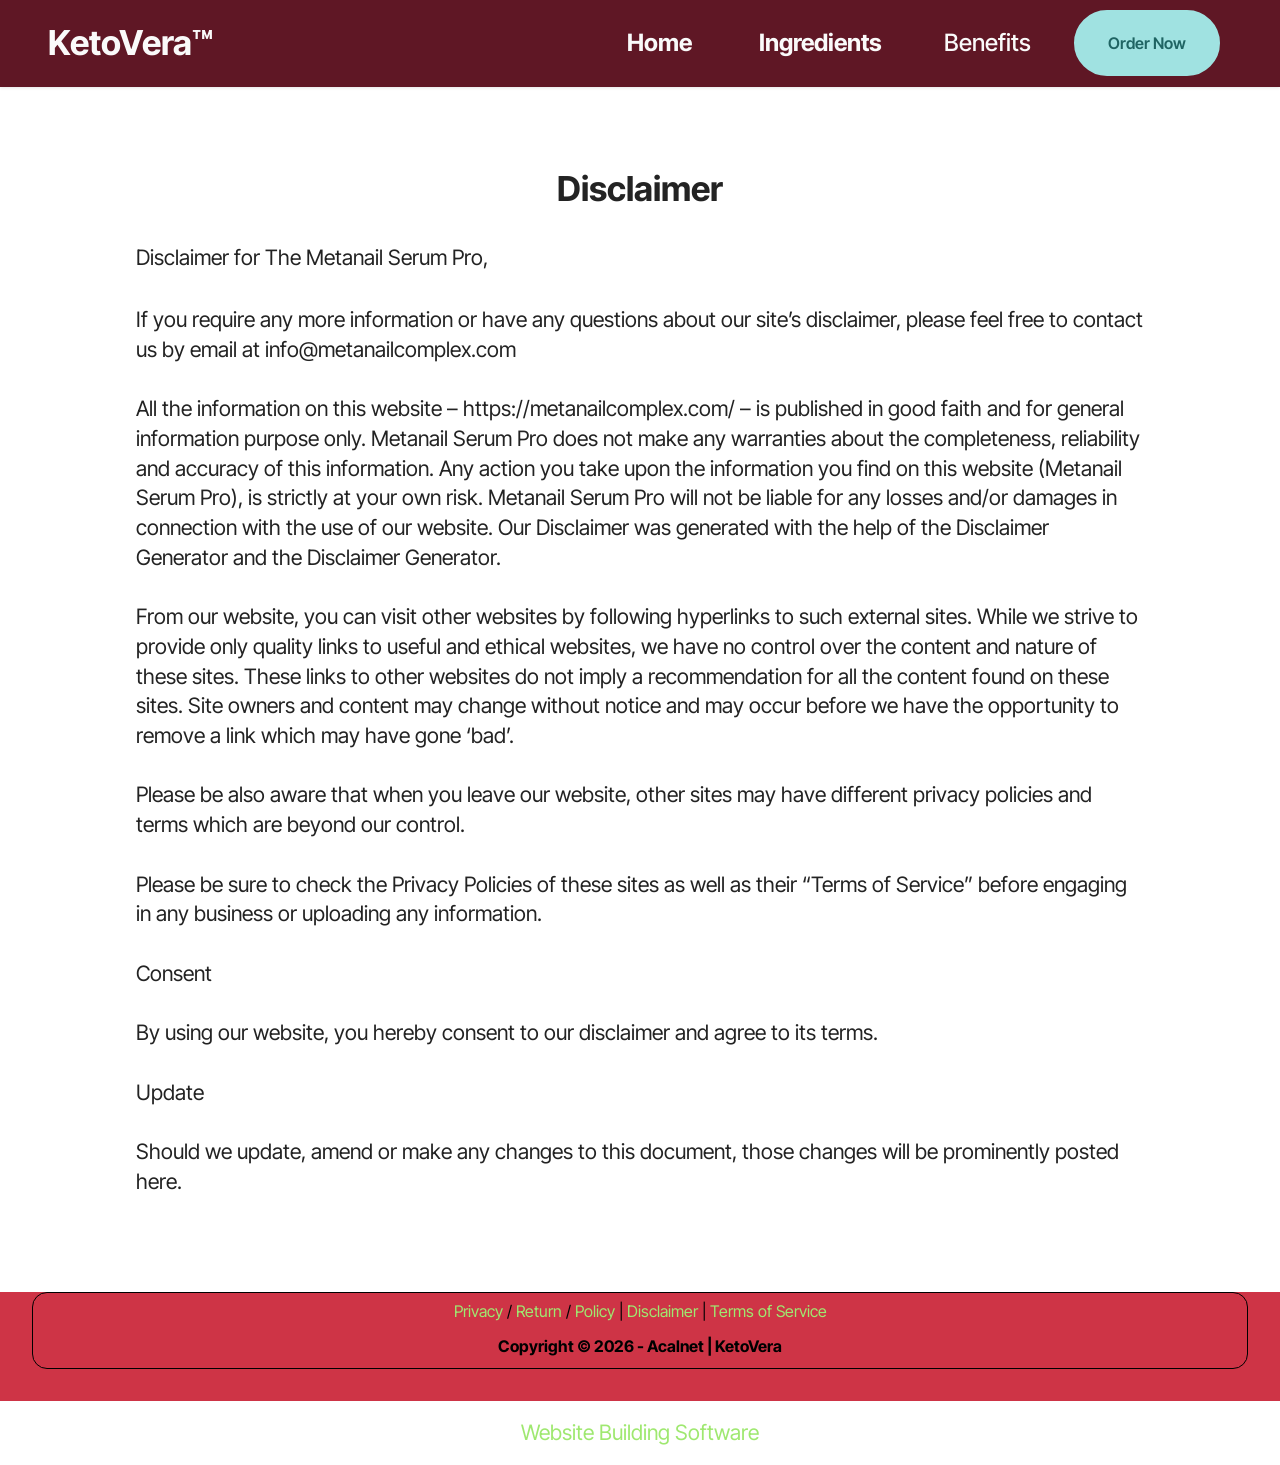
<file: disclaimer.html>
<!DOCTYPE html>
<html  lang="en">
<head>
  <!-- Site made with Mobirise Website Builder v6.1.12, https://mobirise.com -->
  <meta charset="UTF-8">
  <meta http-equiv="X-UA-Compatible" content="IE=edge">
  <meta name="generator" content="Mobirise v6.1.12, mobirise.com">
  <meta name="viewport" content="width=device-width, initial-scale=1, minimum-scale=1">
  <link rel="shortcut icon" href="assets/images/images.png" type="image/x-icon">
  <meta name="description" content="Disclaimer">
  
  
  <title>Disclaimer</title>
  <link rel="stylesheet" href="assets/bootstrap/css/bootstrap.min.css">
  <link rel="stylesheet" href="assets/dropdown/css/style.css">
  <link rel="stylesheet" href="assets/socicon/css/styles.css">
  <link rel="stylesheet" href="assets/theme/css/style.css">
  <link rel="preload" href="https://fonts.googleapis.com/css?family=Inter+Tight:100,200,300,400,500,600,700,800,900,100i,200i,300i,400i,500i,600i,700i,800i,900i&display=swap" as="style" onload="this.onload=null;this.rel='stylesheet'">
  <noscript><link rel="stylesheet" href="https://fonts.googleapis.com/css?family=Inter+Tight:100,200,300,400,500,600,700,800,900,100i,200i,300i,400i,500i,600i,700i,800i,900i&display=swap"></noscript>
  <link rel="preload" as="style" href="assets/mobirise/css/mbr-additional.css?v=AomSPN"><link rel="stylesheet" href="assets/mobirise/css/mbr-additional.css?v=AomSPN" type="text/css">

  
  
  
</head>
<body>
  
  <section data-bs-version="5.1" class="menu menu2 cid-vwCGoTfLS6" once="menu" id="menu2-1z">
    
    <nav class="navbar navbar-dropdown navbar-expand-lg">
        <div class="container">
            <div class="navbar-brand">
                
                <span class="navbar-caption-wrap"><a class="navbar-caption text-white text-primary display-2" href="index.html#content4-27">KetoVera™&nbsp;<br></a></span>
            </div>
            <button class="navbar-toggler" type="button" data-toggle="collapse" data-bs-toggle="collapse" data-target="#navbarSupportedContent" data-bs-target="#navbarSupportedContent" aria-controls="navbarNavAltMarkup" aria-expanded="false" aria-label="Toggle navigation">
                <div class="hamburger">
                    <span></span>
                    <span></span>
                    <span></span>
                    <span></span>
                </div>
            </button>
            <div class="collapse navbar-collapse" id="navbarSupportedContent">
                <ul class="navbar-nav nav-dropdown" data-app-modern-menu="true"><li class="nav-item"><a class="nav-link link text-white text-primary display-5" href="index.html#header3-1m"><strong>Home&nbsp;</strong><br></a></li>
                    <li class="nav-item"><a class="nav-link link text-white text-primary display-5" href="index.html"><strong>Ingredients</strong></a></li>
                    <li class="nav-item"><a class="nav-link link text-white text-primary display-5" href="index.html#header3-31">Benefits</a>
                    </li></ul>
                
                <div class="navbar-buttons mbr-section-btn"><a class="btn btn-warning display-4" href="https://maxwebleads.com/13455/2134/2/?">Order Now</a></div>
            </div>
        </div>
    </nav>
</section>

<section data-bs-version="5.1" class="content5 cid-v9iTd79zZ8" id="content5-1t">
    
    <div class="container">
        <div class="row justify-content-center">
            <div class="col-md-12 col-lg-10">
                <h3 class="mbr-section-title mbr-fonts-style mb-4 display-2">
                    <strong>Disclaimer</strong>
                </h3>
                <h4 class="mbr-section-subtitle mbr-fonts-style mb-4 display-7">Disclaimer for The Metanail Serum Pro,</h4>
                <p class="mbr-text mbr-fonts-style display-7">If you require any more information or have any questions about our site’s disclaimer, please feel free to contact us by email at info@metanailcomplex.com<br>
<br>All the information on this website – https://metanailcomplex.com/ – is published in good faith and for general information purpose only. Metanail Serum Pro does not make any warranties about the completeness, reliability and accuracy of this information. Any action you take upon the information you find on this website (Metanail Serum Pro), is strictly at your own risk. Metanail Serum Pro will not be liable for any losses and/or damages in connection with the use of our website. Our Disclaimer was generated with the help of the Disclaimer Generator and the Disclaimer Generator.
<br>
<br>From our website, you can visit other websites by following hyperlinks to such external sites. While we strive to provide only quality links to useful and ethical websites, we have no control over the content and nature of these sites. These links to other websites do not imply a recommendation for all the content found on these sites. Site owners and content may change without notice and may occur before we have the opportunity to remove a link which may have gone ‘bad’.
<br>
<br>Please be also aware that when you leave our website, other sites may have different privacy policies and terms which are beyond our control.
<br>
<br>Please be sure to check the Privacy Policies of these sites as well as their “Terms of Service” before engaging in any business or uploading any information.
<br>
<br>Consent
<br>
<br>By using our website, you hereby consent to our disclaimer and agree to its terms.
<br>
<br>Update
<br>
<br>Should we update, amend or make any changes to this document, those changes will be prominently posted here.</p>
            </div>
        </div>
    </div>
</section>

<section data-bs-version="5.1" class="footer3 cid-uSDDWmb6KM" once="footers" id="footer3-1s">

    

    

    <div class="container">
        <div class="media-container-row align-center mbr-white">
            
            
            <div class="JCB row row-copirayt">
            <p><a href="https://ketoveraofficial.com/buygoods/legal/privacy-policy/index.html" class="text-primary">Privacy</a> / <a href="https://ketoveraofficial.com/buygoods/legal/refund-policy/index.html" class="text-primary">Return</a> / <a href="https://ketoveraofficial.com/buygoods/legal/privacy-policy/index.html" class="text-primary">Policy</a>&nbsp;| <a href="https://ketoveraofficial.com/buygoods/legal/disclaimer/index.html" class="text-primary">Disclaimer </a>| <a href="https://ketoveraofficial.com/buygoods/legal/terms/index.html" class="text-primary">Terms of Service</a><br></p>
            
            <p class="mbr-text mb-0 mbr-fonts-style mbr-white align-center display-4"><strong>Copyright © 2026 - Acalnet  |&nbsp;KetoVera</strong><br></p>
                
                
            </div>
        </div>
    </div>
</section><section class="display-7" style="padding: 0;align-items: center;justify-content: center;flex-wrap: wrap;    align-content: center;display: flex;position: relative;height: 4rem;"><a href="https://mobiri.se/" style="flex: 1 1;height: 4rem;position: absolute;width: 100%;z-index: 1;"><img alt="" style="height: 4rem;" src="[data-uri]"></a><p style="margin: 0;text-align: center;" class="display-7">&#8204;</p><a style="z-index:1" href="https://mobirise.com"> Website Building Software</a></section><script src="assets/bootstrap/js/bootstrap.bundle.min.js"></script>  <script src="assets/smoothscroll/smooth-scroll.js"></script>  <script src="assets/ytplayer/index.js"></script>  <script src="assets/dropdown/js/navbar-dropdown.js"></script>  <script src="assets/theme/js/script.js"></script>  
  
  
</body>
</html>
</file>
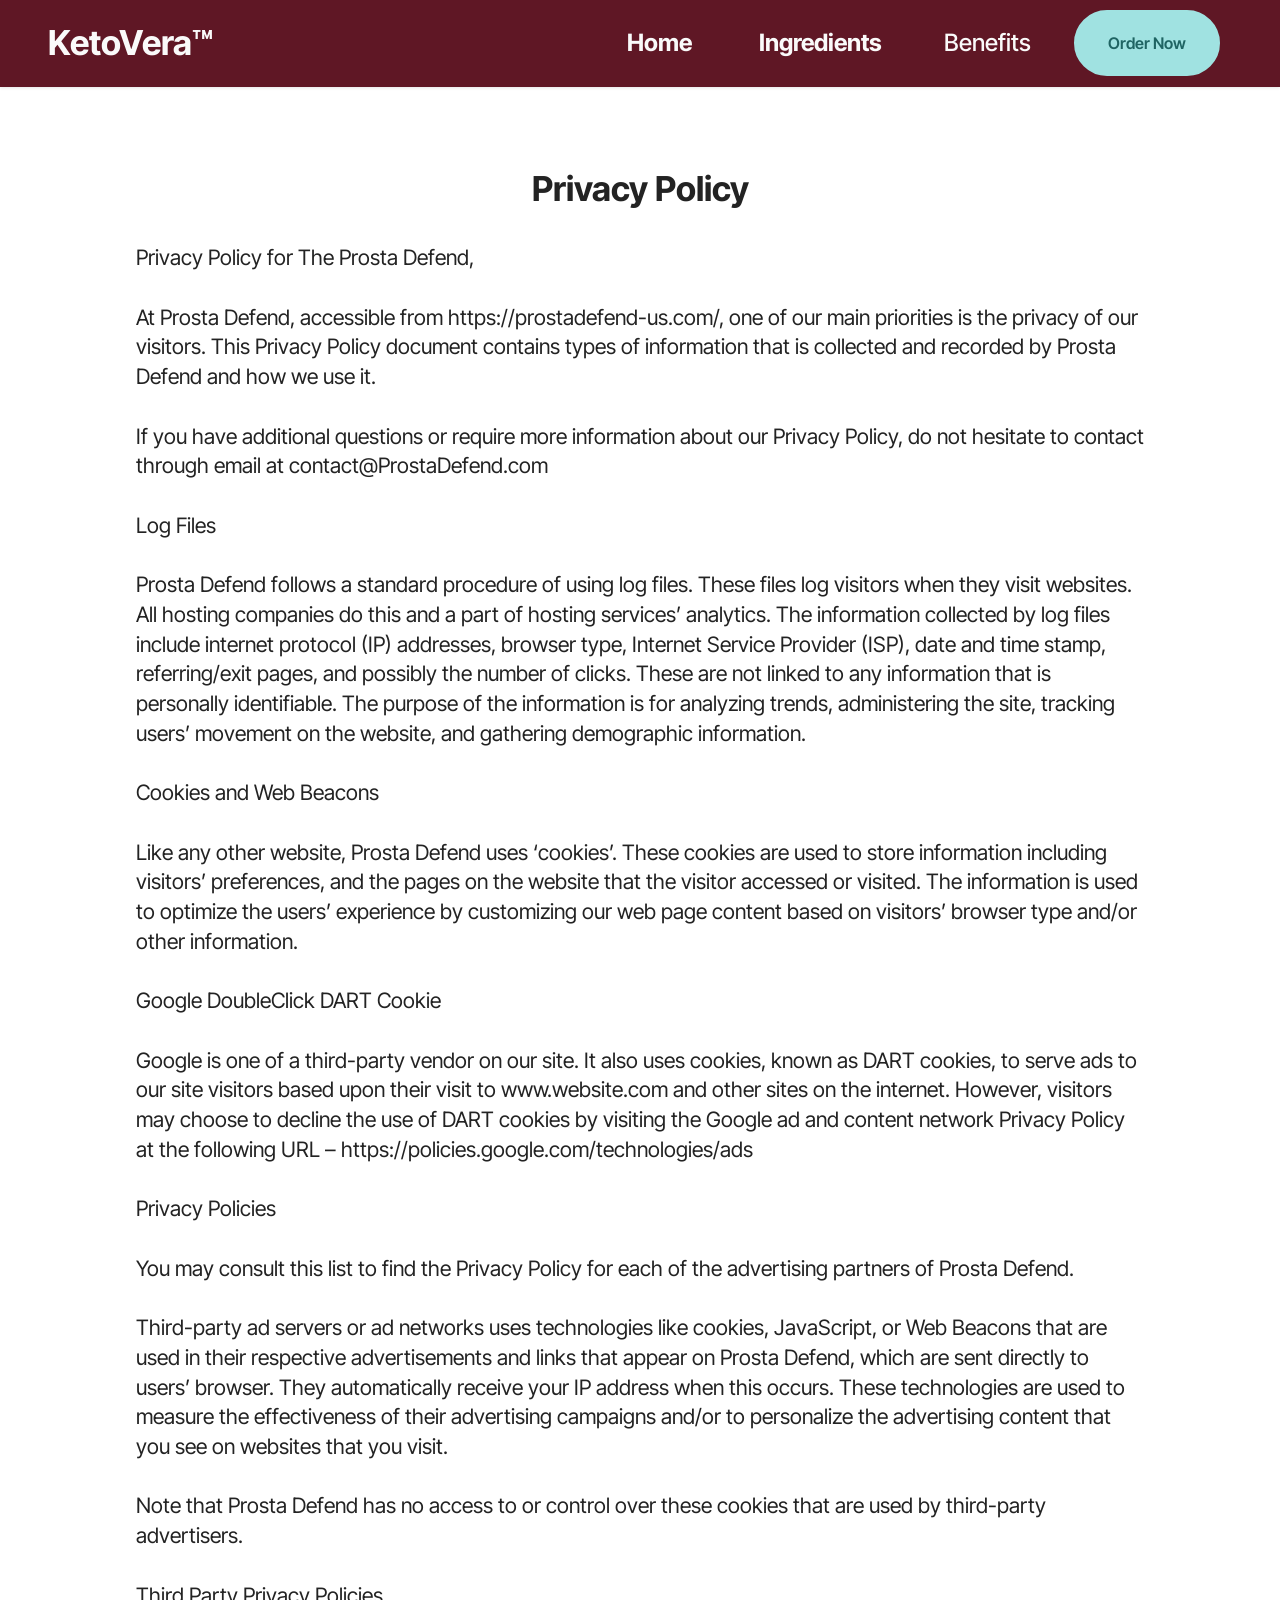
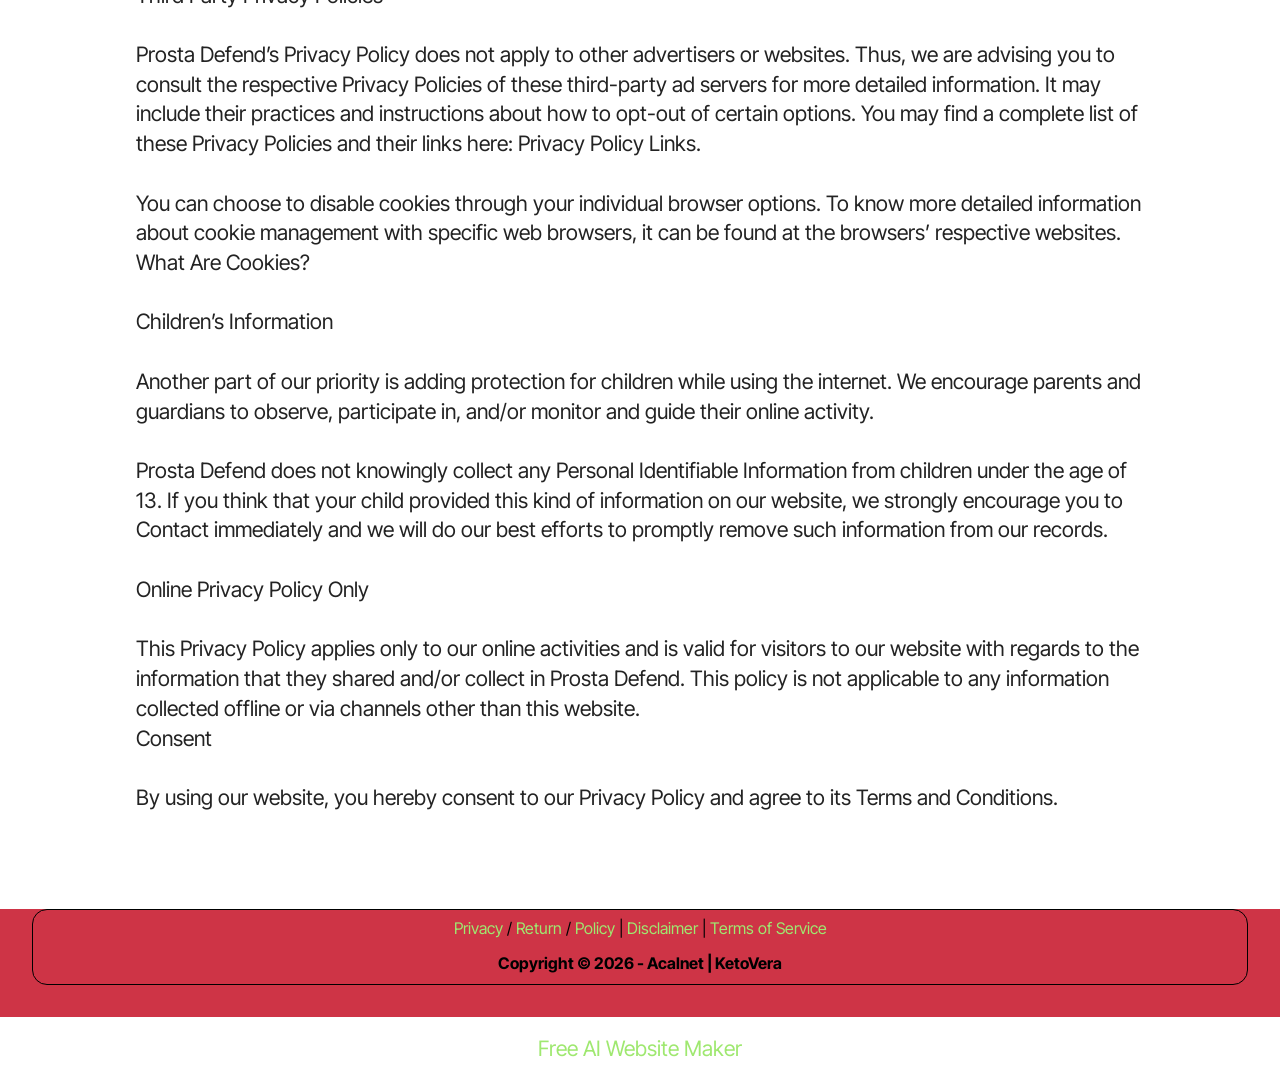
<file: privacy-policy.html>
<!DOCTYPE html>
<html  lang="en">
<head>
  <!-- Site made with Mobirise Website Builder v6.1.12, https://mobirise.com -->
  <meta charset="UTF-8">
  <meta http-equiv="X-UA-Compatible" content="IE=edge">
  <meta name="generator" content="Mobirise v6.1.12, mobirise.com">
  <meta name="viewport" content="width=device-width, initial-scale=1, minimum-scale=1">
  <link rel="shortcut icon" href="assets/images/images.png" type="image/x-icon">
  <meta name="description" content="Privacy Policy">
  
  
  <title>Privacy Policy</title>
  <link rel="stylesheet" href="assets/bootstrap/css/bootstrap.min.css">
  <link rel="stylesheet" href="assets/dropdown/css/style.css">
  <link rel="stylesheet" href="assets/socicon/css/styles.css">
  <link rel="stylesheet" href="assets/theme/css/style.css">
  <link rel="preload" href="https://fonts.googleapis.com/css?family=Inter+Tight:100,200,300,400,500,600,700,800,900,100i,200i,300i,400i,500i,600i,700i,800i,900i&display=swap" as="style" onload="this.onload=null;this.rel='stylesheet'">
  <noscript><link rel="stylesheet" href="https://fonts.googleapis.com/css?family=Inter+Tight:100,200,300,400,500,600,700,800,900,100i,200i,300i,400i,500i,600i,700i,800i,900i&display=swap"></noscript>
  <link rel="preload" as="style" href="assets/mobirise/css/mbr-additional.css?v=zTiSur"><link rel="stylesheet" href="assets/mobirise/css/mbr-additional.css?v=zTiSur" type="text/css">

  
  
  
</head>
<body>
  
  <section data-bs-version="5.1" class="menu menu2 cid-vwCGoTfLS6" once="menu" id="menu2-1z">
    
    <nav class="navbar navbar-dropdown navbar-expand-lg">
        <div class="container">
            <div class="navbar-brand">
                
                <span class="navbar-caption-wrap"><a class="navbar-caption text-white text-primary display-2" href="index.html#content4-27">KetoVera™&nbsp;<br></a></span>
            </div>
            <button class="navbar-toggler" type="button" data-toggle="collapse" data-bs-toggle="collapse" data-target="#navbarSupportedContent" data-bs-target="#navbarSupportedContent" aria-controls="navbarNavAltMarkup" aria-expanded="false" aria-label="Toggle navigation">
                <div class="hamburger">
                    <span></span>
                    <span></span>
                    <span></span>
                    <span></span>
                </div>
            </button>
            <div class="collapse navbar-collapse" id="navbarSupportedContent">
                <ul class="navbar-nav nav-dropdown" data-app-modern-menu="true"><li class="nav-item"><a class="nav-link link text-white text-primary display-5" href="index.html#header3-1m"><strong>Home&nbsp;</strong><br></a></li>
                    <li class="nav-item"><a class="nav-link link text-white text-primary display-5" href="index.html"><strong>Ingredients</strong></a></li>
                    <li class="nav-item"><a class="nav-link link text-white text-primary display-5" href="index.html#header3-31">Benefits</a>
                    </li></ul>
                
                <div class="navbar-buttons mbr-section-btn"><a class="btn btn-warning display-4" href="https://maxwebleads.com/13455/2134/2/?">Order Now</a></div>
            </div>
        </div>
    </nav>
</section>

<section data-bs-version="5.1" class="content5 cid-v9iSN8Kppa" id="content5-1r">
    
    <div class="container">
        <div class="row justify-content-center">
            <div class="col-md-12 col-lg-10">
                <h3 class="mbr-section-title mbr-fonts-style mb-4 display-2"><strong>Privacy Policy</strong></h3>
                
                <p class="mbr-text mbr-fonts-style display-7">Privacy Policy for The Prosta Defend,
<br>
<br>At Prosta Defend, accessible from https://prostadefend-us.com/, one of our main priorities is the privacy of our visitors. This Privacy Policy document contains types of information that is collected and recorded by Prosta Defend and how we use it.
<br>
<br>If you have additional questions or require more information about our Privacy Policy, do not hesitate to contact through email at contact@ProstaDefend.com
<br>
<br>Log Files
<br>
<br>Prosta Defend follows a standard procedure of using log files. These files log visitors when they visit websites. All hosting companies do this and a part of hosting services’ analytics. The information collected by log files include internet protocol (IP) addresses, browser type, Internet Service Provider (ISP), date and time stamp, referring/exit pages, and possibly the number of clicks. These are not linked to any information that is personally identifiable. The purpose of the information is for analyzing trends, administering the site, tracking users’ movement on the website, and gathering demographic information.
<br>
<br>Cookies and Web Beacons
<br>
<br>Like any other website, Prosta Defend uses ‘cookies’. These cookies are used to store information including visitors’ preferences, and the pages on the website that the visitor accessed or visited. The information is used to optimize the users’ experience by customizing our web page content based on visitors’ browser type and/or other information.
<br>
<br>Google DoubleClick DART Cookie
<br>
<br>Google is one of a third-party vendor on our site. It also uses cookies, known as DART cookies, to serve ads to our site visitors based upon their visit to www.website.com and other sites on the internet. However, visitors may choose to decline the use of DART cookies by visiting the Google ad and content network Privacy Policy at the following URL – https://policies.google.com/technologies/ads
<br>
<br>Privacy Policies
<br>
<br>You may consult this list to find the Privacy Policy for each of the advertising partners of Prosta Defend.
<br>
<br>Third-party ad servers or ad networks uses technologies like cookies, JavaScript, or Web Beacons that are used in their respective advertisements and links that appear on Prosta Defend, which are sent directly to users’ browser. They automatically receive your IP address when this occurs. These technologies are used to measure the effectiveness of their advertising campaigns and/or to personalize the advertising content that you see on websites that you visit.
<br>
<br>Note that Prosta Defend has no access to or control over these cookies that are used by third-party advertisers.
<br>
<br>Third Party Privacy Policies
<br>
<br>Prosta Defend’s Privacy Policy does not apply to other advertisers or websites. Thus, we are advising you to consult the respective Privacy Policies of these third-party ad servers for more detailed information. It may include their practices and instructions about how to opt-out of certain options. You may find a complete list of these Privacy Policies and their links here: Privacy Policy Links.
<br>
<br>You can choose to disable cookies through your individual browser options. To know more detailed information about cookie management with specific web browsers, it can be found at the browsers’ respective websites. What Are Cookies?
<br>
<br>Children’s Information
<br>
<br>Another part of our priority is adding protection for children while using the internet. We encourage parents and guardians to observe, participate in, and/or monitor and guide their online activity.
<br>
<br>Prosta Defend does not knowingly collect any Personal Identifiable Information from children under the age of 13. If you think that your child provided this kind of information on our website, we strongly encourage you to Contact immediately and we will do our best efforts to promptly remove such information from our records.
<br>
<br>Online Privacy Policy Only
<br>
<br>This Privacy Policy applies only to our online activities and is valid for visitors to our website with regards to the information that they shared and/or collect in Prosta Defend. This policy is not applicable to any information collected offline or via channels other than this website.
<br>Consent
<br>
<br>By using our website, you hereby consent to our Privacy Policy and agree to its Terms and Conditions.</p>
            </div>
        </div>
    </div>
</section>

<section data-bs-version="5.1" class="footer3 cid-uSDDWmb6KM" once="footers" id="footer3-1q">

    

    

    <div class="container">
        <div class="media-container-row align-center mbr-white">
            
            
            <div class="JCB row row-copirayt">
            <p><a href="https://ketoveraofficial.com/buygoods/legal/privacy-policy/index.html" class="text-primary">Privacy</a> / <a href="https://ketoveraofficial.com/buygoods/legal/refund-policy/index.html" class="text-primary">Return</a> / <a href="https://ketoveraofficial.com/buygoods/legal/privacy-policy/index.html" class="text-primary">Policy</a>&nbsp;| <a href="https://ketoveraofficial.com/buygoods/legal/disclaimer/index.html" class="text-primary">Disclaimer </a>| <a href="https://ketoveraofficial.com/buygoods/legal/terms/index.html" class="text-primary">Terms of Service</a><br></p>
            
            <p class="mbr-text mb-0 mbr-fonts-style mbr-white align-center display-4"><strong>Copyright © 2026 - Acalnet  |&nbsp;KetoVera</strong><br></p>
                
                
            </div>
        </div>
    </div>
</section><section class="display-7" style="padding: 0;align-items: center;justify-content: center;flex-wrap: wrap;    align-content: center;display: flex;position: relative;height: 4rem;"><a href="https://mobiri.se/" style="flex: 1 1;height: 4rem;position: absolute;width: 100%;z-index: 1;"><img alt="" style="height: 4rem;" src="[data-uri]"></a><p style="margin: 0;text-align: center;" class="display-7">&#8204;</p><a style="z-index:1" href="https://mobirise.com/builder/ai-website-maker.html">Free AI Website Maker</a></section><script src="assets/bootstrap/js/bootstrap.bundle.min.js"></script>  <script src="assets/smoothscroll/smooth-scroll.js"></script>  <script src="assets/ytplayer/index.js"></script>  <script src="assets/dropdown/js/navbar-dropdown.js"></script>  <script src="assets/theme/js/script.js"></script>  
  
  
</body>
</html>
</file>
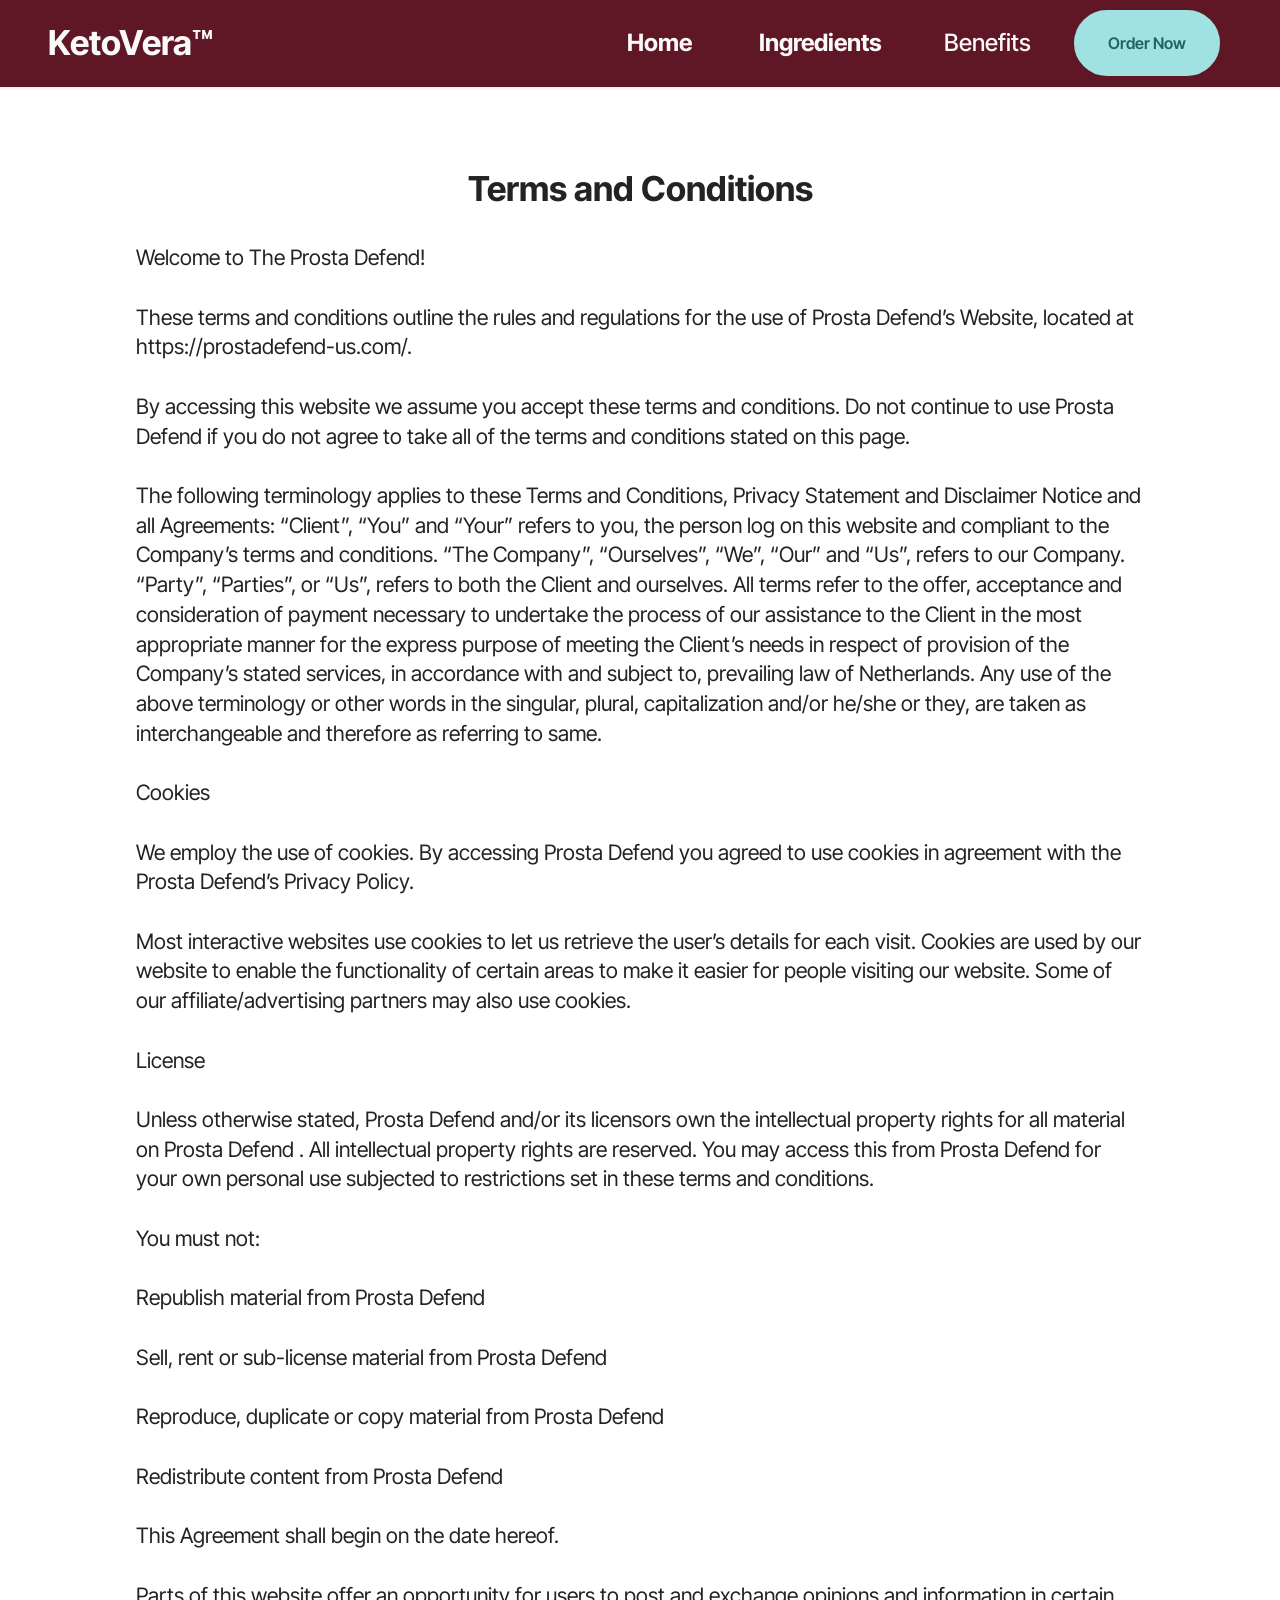
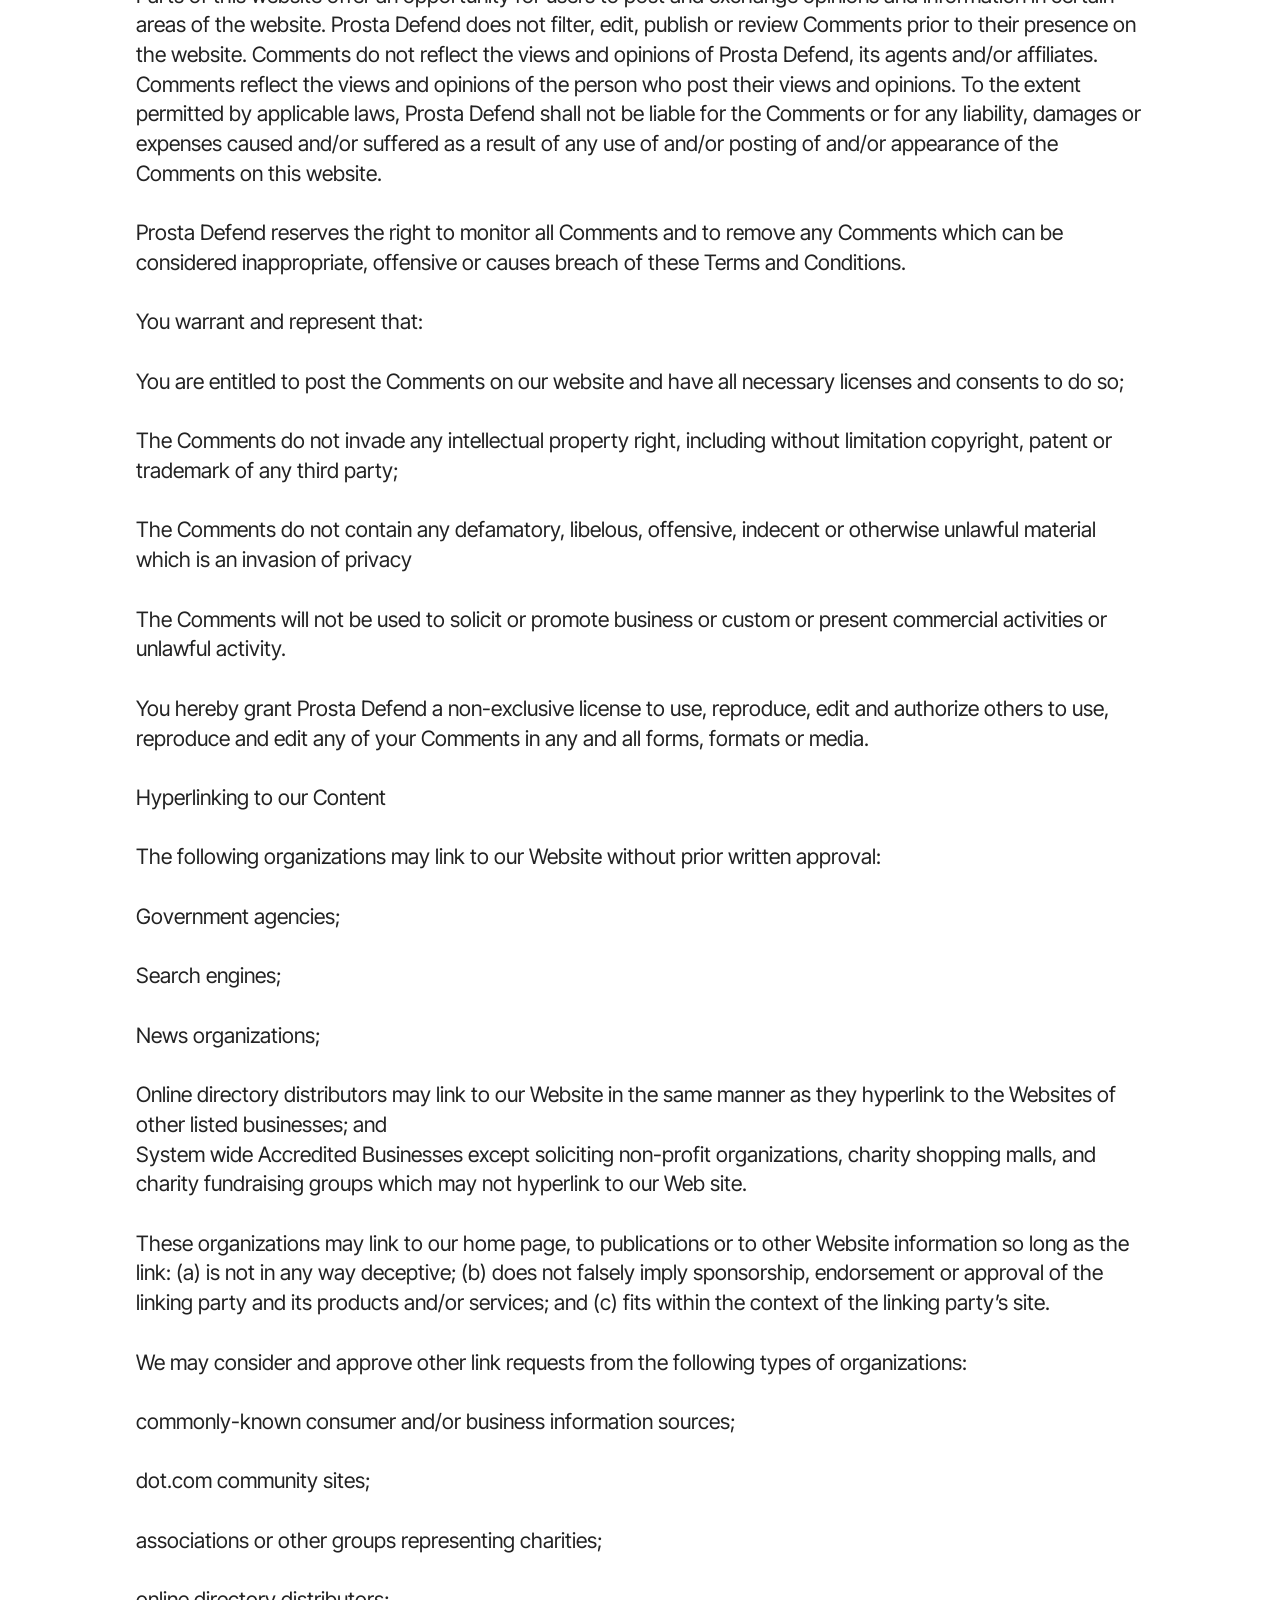
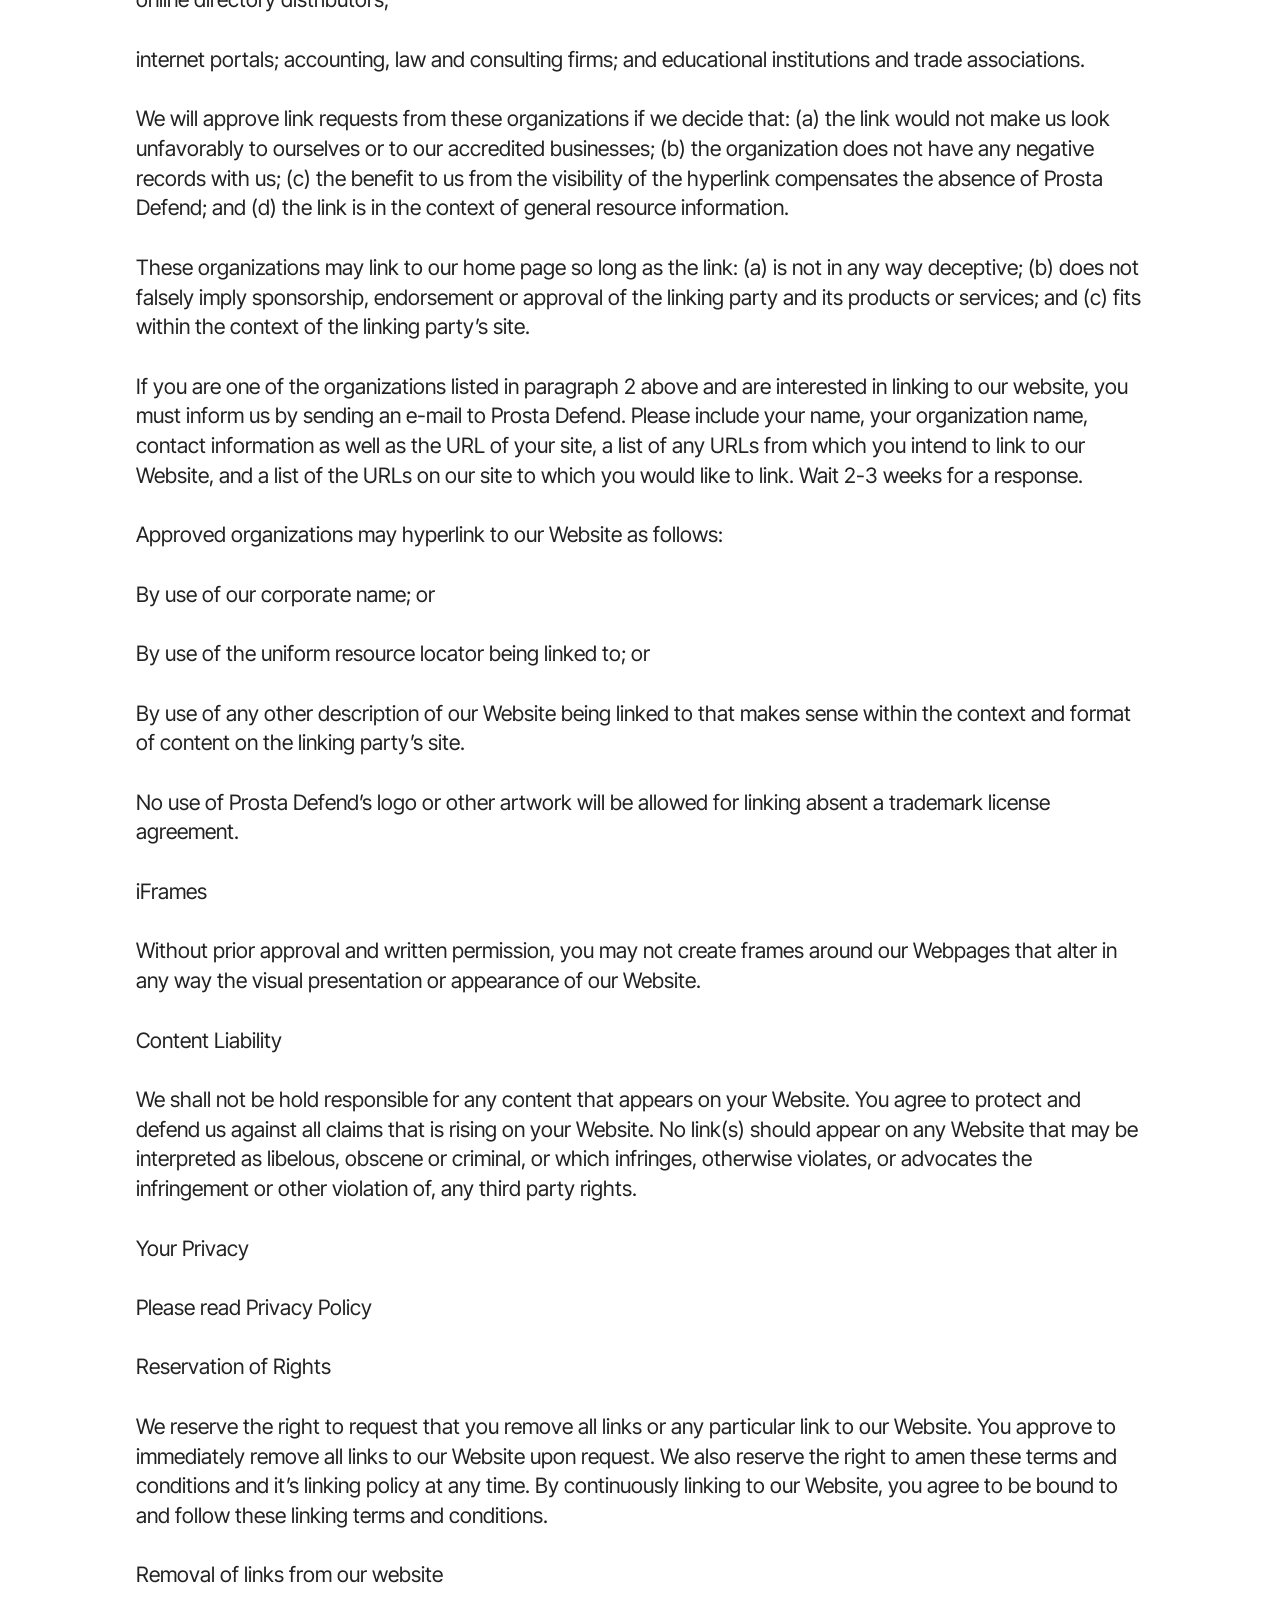
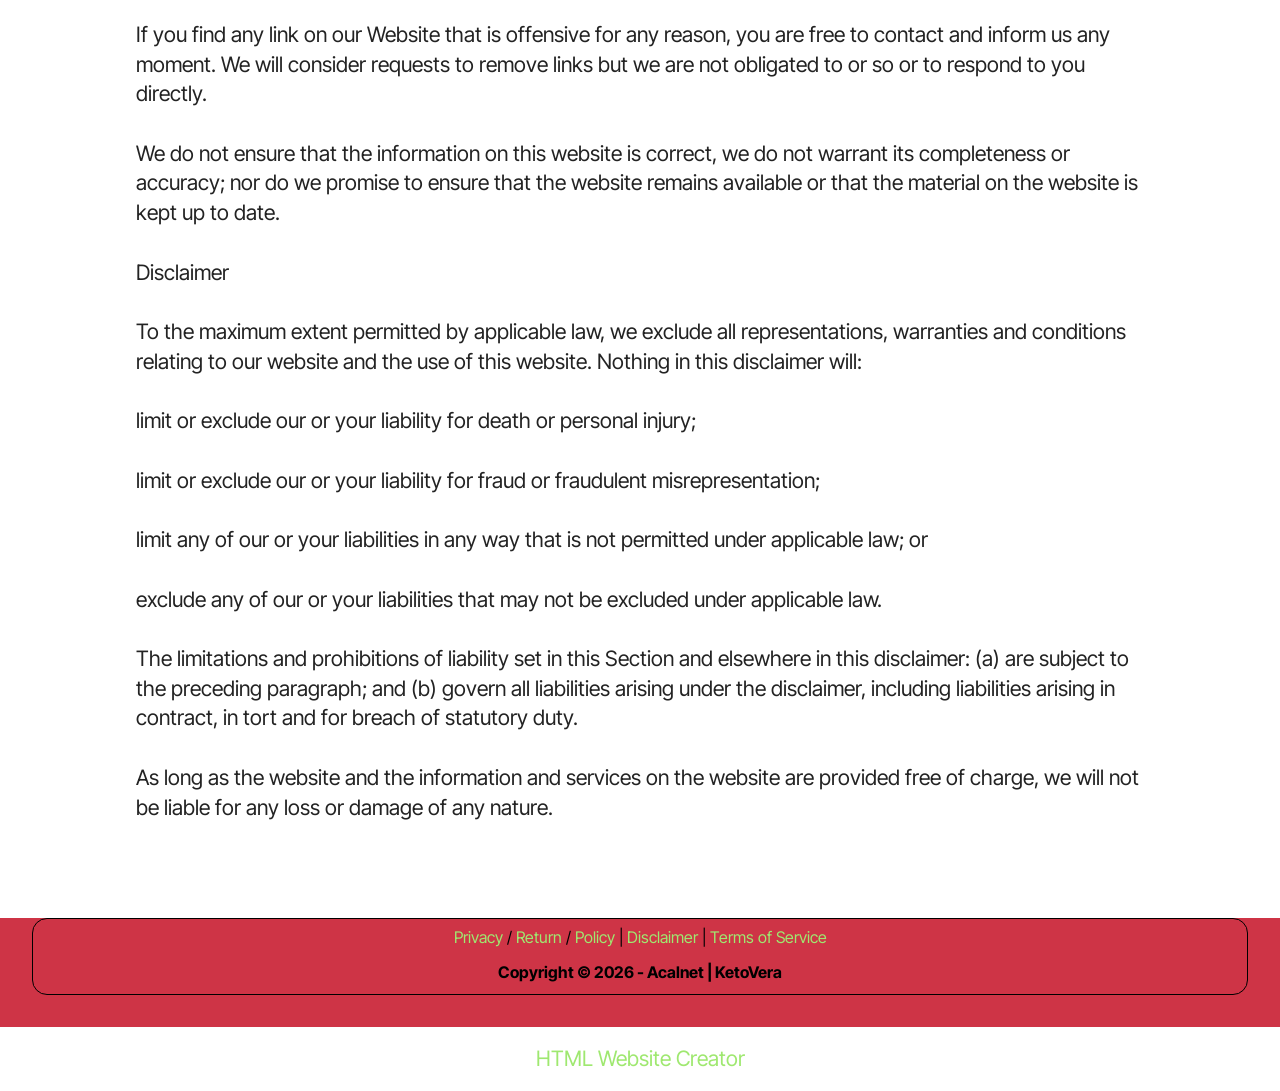
<file: terms.html>
<!DOCTYPE html>
<html  lang="en">
<head>
  <!-- Site made with Mobirise Website Builder v6.1.12, https://mobirise.com -->
  <meta charset="UTF-8">
  <meta http-equiv="X-UA-Compatible" content="IE=edge">
  <meta name="generator" content="Mobirise v6.1.12, mobirise.com">
  <meta name="viewport" content="width=device-width, initial-scale=1, minimum-scale=1">
  <link rel="shortcut icon" href="assets/images/images.png" type="image/x-icon">
  <meta name="description" content="Terms and Conditions">
  
  
  <title>Terms and Conditions</title>
  <link rel="stylesheet" href="assets/bootstrap/css/bootstrap.min.css">
  <link rel="stylesheet" href="assets/dropdown/css/style.css">
  <link rel="stylesheet" href="assets/socicon/css/styles.css">
  <link rel="stylesheet" href="assets/theme/css/style.css">
  <link rel="preload" href="https://fonts.googleapis.com/css?family=Inter+Tight:100,200,300,400,500,600,700,800,900,100i,200i,300i,400i,500i,600i,700i,800i,900i&display=swap" as="style" onload="this.onload=null;this.rel='stylesheet'">
  <noscript><link rel="stylesheet" href="https://fonts.googleapis.com/css?family=Inter+Tight:100,200,300,400,500,600,700,800,900,100i,200i,300i,400i,500i,600i,700i,800i,900i&display=swap"></noscript>
  <link rel="preload" as="style" href="assets/mobirise/css/mbr-additional.css?v=9iOlE9"><link rel="stylesheet" href="assets/mobirise/css/mbr-additional.css?v=9iOlE9" type="text/css">

  
  
  
</head>
<body>
  
  <section data-bs-version="5.1" class="menu menu2 cid-vwCGoTfLS6" once="menu" id="menu2-1z">
    
    <nav class="navbar navbar-dropdown navbar-expand-lg">
        <div class="container">
            <div class="navbar-brand">
                
                <span class="navbar-caption-wrap"><a class="navbar-caption text-white text-primary display-2" href="index.html#content4-27">KetoVera™&nbsp;<br></a></span>
            </div>
            <button class="navbar-toggler" type="button" data-toggle="collapse" data-bs-toggle="collapse" data-target="#navbarSupportedContent" data-bs-target="#navbarSupportedContent" aria-controls="navbarNavAltMarkup" aria-expanded="false" aria-label="Toggle navigation">
                <div class="hamburger">
                    <span></span>
                    <span></span>
                    <span></span>
                    <span></span>
                </div>
            </button>
            <div class="collapse navbar-collapse" id="navbarSupportedContent">
                <ul class="navbar-nav nav-dropdown" data-app-modern-menu="true"><li class="nav-item"><a class="nav-link link text-white text-primary display-5" href="index.html#header3-1m"><strong>Home&nbsp;</strong><br></a></li>
                    <li class="nav-item"><a class="nav-link link text-white text-primary display-5" href="index.html"><strong>Ingredients</strong></a></li>
                    <li class="nav-item"><a class="nav-link link text-white text-primary display-5" href="index.html#header3-31">Benefits</a>
                    </li></ul>
                
                <div class="navbar-buttons mbr-section-btn"><a class="btn btn-warning display-4" href="https://maxwebleads.com/13455/2134/2/?">Order Now</a></div>
            </div>
        </div>
    </nav>
</section>

<section data-bs-version="5.1" class="content5 cid-v9iRNTFE0Z" id="content5-1p">
    
    <div class="container">
        <div class="row justify-content-center">
            <div class="col-md-12 col-lg-10">
                <h3 class="mbr-section-title mbr-fonts-style mb-4 display-2"><strong>Terms and Conditions</strong></h3>
                
                <p class="mbr-text mbr-fonts-style display-7">Welcome to The Prosta Defend!
<br>
<br>These terms and conditions outline the rules and regulations for the use of Prosta Defend’s Website, located at https://prostadefend-us.com/.
<br>
<br>By accessing this website we assume you accept these terms and conditions. Do not continue to use Prosta Defend if you do not agree to take all of the terms and conditions stated on this page.
<br>
<br>The following terminology applies to these Terms and Conditions, Privacy Statement and Disclaimer Notice and all Agreements: “Client”, “You” and “Your” refers to you, the person log on this website and compliant to the Company’s terms and conditions. “The Company”, “Ourselves”, “We”, “Our” and “Us”, refers to our Company. “Party”, “Parties”, or “Us”, refers to both the Client and ourselves. All terms refer to the offer, acceptance and consideration of payment necessary to undertake the process of our assistance to the Client in the most appropriate manner for the express purpose of meeting the Client’s needs in respect of provision of the Company’s stated services, in accordance with and subject to, prevailing law of Netherlands. Any use of the above terminology or other words in the singular, plural, capitalization and/or he/she or they, are taken as interchangeable and therefore as referring to same.
<br>
<br>Cookies
<br>
<br>We employ the use of cookies. By accessing Prosta Defend you agreed to use cookies in agreement with the Prosta Defend’s Privacy Policy.
<br>
<br>Most interactive websites use cookies to let us retrieve the user’s details for each visit. Cookies are used by our website to enable the functionality of certain areas to make it easier for people visiting our website. Some of our affiliate/advertising partners may also use cookies.
<br>
<br>License
<br>
<br>Unless otherwise stated, Prosta Defend and/or its licensors own the intellectual property rights for all material on Prosta Defend . All intellectual property rights are reserved. You may access this from Prosta Defend for your own personal use subjected to restrictions set in these terms and conditions.
<br>
<br>You must not:
<br>
<br>Republish material from Prosta Defend
<br>
<br>Sell, rent or sub-license material from Prosta Defend
<br>
<br>Reproduce, duplicate or copy material from Prosta Defend
<br>
<br>Redistribute content from Prosta Defend
<br>
<br>This Agreement shall begin on the date hereof.
<br>
<br>Parts of this website offer an opportunity for users to post and exchange opinions and information in certain areas of the website. Prosta Defend does not filter, edit, publish or review Comments prior to their presence on the website. Comments do not reflect the views and opinions of Prosta Defend, its agents and/or affiliates. Comments reflect the views and opinions of the person who post their views and opinions. To the extent permitted by applicable laws, Prosta Defend shall not be liable for the Comments or for any liability, damages or expenses caused and/or suffered as a result of any use of and/or posting of and/or appearance of the Comments on this website.
<br>
<br>Prosta Defend reserves the right to monitor all Comments and to remove any Comments which can be considered inappropriate, offensive or causes breach of these Terms and Conditions.
<br>
<br>You warrant and represent that:
<br>
<br>You are entitled to post the Comments on our website and have all necessary licenses and consents to do so;
<br>
<br>The Comments do not invade any intellectual property right, including without limitation copyright, patent or trademark of any third party;
<br>
<br>The Comments do not contain any defamatory, libelous, offensive, indecent or otherwise unlawful material which is an invasion of privacy
<br>
<br>The Comments will not be used to solicit or promote business or custom or present commercial activities or unlawful activity.
<br>
<br>You hereby grant Prosta Defend a non-exclusive license to use, reproduce, edit and authorize others to use, reproduce and edit any of your Comments in any and all forms, formats or media.
<br>
<br>Hyperlinking to our Content
<br>
<br>The following organizations may link to our Website without prior written approval:
<br>
<br>Government agencies;
<br>
<br>Search engines;
<br>
<br>News organizations;
<br>
<br>Online directory distributors may link to our Website in the same manner as they hyperlink to the Websites of other listed businesses; and
<br>System wide Accredited Businesses except soliciting non-profit organizations, charity shopping malls, and charity fundraising groups which may not hyperlink to our Web site.
<br>
<br>These organizations may link to our home page, to publications or to other Website information so long as the link: (a) is not in any way deceptive; (b) does not falsely imply sponsorship, endorsement or approval of the linking party and its products and/or services; and (c) fits within the context of the linking party’s site.
<br>
<br>We may consider and approve other link requests from the following types of organizations:
<br>
<br>commonly-known consumer and/or business information sources;
<br>
<br>dot.com community sites;
<br>
<br>associations or other groups representing charities;
<br>
<br>online directory distributors;
<br>
<br>internet portals; accounting, law and consulting firms; and educational institutions and trade associations.
<br>
<br>We will approve link requests from these organizations if we decide that: (a) the link would not make us look unfavorably to ourselves or to our accredited businesses; (b) the organization does not have any negative records with us; (c) the benefit to us from the visibility of the hyperlink compensates the absence of Prosta Defend; and (d) the link is in the context of general resource information.
<br>
<br>These organizations may link to our home page so long as the link: (a) is not in any way deceptive; (b) does not falsely imply sponsorship, endorsement or approval of the linking party and its products or services; and (c) fits within the context of the linking party’s site.
<br>
<br>If you are one of the organizations listed in paragraph 2 above and are interested in linking to our website, you must inform us by sending an e-mail to Prosta Defend. Please include your name, your organization name, contact information as well as the URL of your site, a list of any URLs from which you intend to link to our Website, and a list of the URLs on our site to which you would like to link. Wait 2-3 weeks for a response.
<br>
<br>Approved organizations may hyperlink to our Website as follows:
<br>
<br>By use of our corporate name; or
<br>
<br>By use of the uniform resource locator being linked to; or
<br>
<br>By use of any other description of our Website being linked to that makes sense within the context and format of content on the linking party’s site.
<br>
<br>No use of Prosta Defend’s logo or other artwork will be allowed for linking absent a trademark license agreement.
<br>
<br>iFrames
<br>
<br>Without prior approval and written permission, you may not create frames around our Webpages that alter in any way the visual presentation or appearance of our Website.
<br>
<br>Content Liability
<br>
<br>We shall not be hold responsible for any content that appears on your Website. You agree to protect and defend us against all claims that is rising on your Website. No link(s) should appear on any Website that may be interpreted as libelous, obscene or criminal, or which infringes, otherwise violates, or advocates the infringement or other violation of, any third party rights.
<br>
<br>Your Privacy
<br>
<br>Please read Privacy Policy
<br>
<br>Reservation of Rights
<br>
<br>We reserve the right to request that you remove all links or any particular link to our Website. You approve to immediately remove all links to our Website upon request. We also reserve the right to amen these terms and conditions and it’s linking policy at any time. By continuously linking to our Website, you agree to be bound to and follow these linking terms and conditions.
<br>
<br>Removal of links from our website
<br>
<br>If you find any link on our Website that is offensive for any reason, you are free to contact and inform us any moment. We will consider requests to remove links but we are not obligated to or so or to respond to you directly.
<br>
<br>We do not ensure that the information on this website is correct, we do not warrant its completeness or accuracy; nor do we promise to ensure that the website remains available or that the material on the website is kept up to date.
<br>
<br>Disclaimer
<br>
<br>To the maximum extent permitted by applicable law, we exclude all representations, warranties and conditions relating to our website and the use of this website. Nothing in this disclaimer will:
<br>
<br>limit or exclude our or your liability for death or personal injury;
<br>
<br>limit or exclude our or your liability for fraud or fraudulent misrepresentation;
<br>
<br>limit any of our or your liabilities in any way that is not permitted under applicable law; or
<br>
<br>exclude any of our or your liabilities that may not be excluded under applicable law.
<br>
<br>The limitations and prohibitions of liability set in this Section and elsewhere in this disclaimer: (a) are subject to the preceding paragraph; and (b) govern all liabilities arising under the disclaimer, including liabilities arising in contract, in tort and for breach of statutory duty.
<br>
<br>As long as the website and the information and services on the website are provided free of charge, we will not be liable for any loss or damage of any nature.</p>
            </div>
        </div>
    </div>
</section>

<section data-bs-version="5.1" class="footer3 cid-uSDDWmb6KM" once="footers" id="footer3-1o">

    

    

    <div class="container">
        <div class="media-container-row align-center mbr-white">
            
            
            <div class="JCB row row-copirayt">
            <p><a href="https://ketoveraofficial.com/buygoods/legal/privacy-policy/index.html" class="text-primary">Privacy</a> / <a href="https://ketoveraofficial.com/buygoods/legal/refund-policy/index.html" class="text-primary">Return</a> / <a href="https://ketoveraofficial.com/buygoods/legal/privacy-policy/index.html" class="text-primary">Policy</a>&nbsp;| <a href="https://ketoveraofficial.com/buygoods/legal/disclaimer/index.html" class="text-primary">Disclaimer </a>| <a href="https://ketoveraofficial.com/buygoods/legal/terms/index.html" class="text-primary">Terms of Service</a><br></p>
            
            <p class="mbr-text mb-0 mbr-fonts-style mbr-white align-center display-4"><strong>Copyright © 2026 - Acalnet  |&nbsp;KetoVera</strong><br></p>
                
                
            </div>
        </div>
    </div>
</section><section class="display-7" style="padding: 0;align-items: center;justify-content: center;flex-wrap: wrap;    align-content: center;display: flex;position: relative;height: 4rem;"><a href="https://mobiri.se/" style="flex: 1 1;height: 4rem;position: absolute;width: 100%;z-index: 1;"><img alt="" style="height: 4rem;" src="[data-uri]"></a><p style="margin: 0;text-align: center;" class="display-7">&#8204;</p><a style="z-index:1" href="https://mobirise.com/html-builder.html">HTML Website Creator</a></section><script src="assets/bootstrap/js/bootstrap.bundle.min.js"></script>  <script src="assets/smoothscroll/smooth-scroll.js"></script>  <script src="assets/ytplayer/index.js"></script>  <script src="assets/dropdown/js/navbar-dropdown.js"></script>  <script src="assets/theme/js/script.js"></script>  
  
  
</body>
</html>
</file>
<file: assets/web/assets/mobirise-icons2/mobirise2.css>
@font-face {
  font-family: 'Moririse2';
  font-display: swap;
  src:  url('mobirise2.eot?f2bix4');
  src:  url('mobirise2.eot?f2bix4#iefix') format('embedded-opentype'),
    url('mobirise2.woff2?f2bix4') format('woff2'),
    url('mobirise2.woff?f2bix4') format('woff'),
    url('mobirise2.ttf?f2bix4') format('truetype'),
    url('mobirise2.svg?f2bix4#mobirise2') format('svg');
  font-weight: normal;
  font-style: normal;
}

[class^="mobi-"], [class*=" mobi-"] {
  /* use !important to prevent issues with browser extensions that change fonts */
  font-family: 'Moririse2' !important;
  speak: none;
  font-style: normal;
  font-weight: normal;
  font-variant: normal;
  text-transform: none;
  line-height: 1;

  /* Better Font Rendering =========== */
  -webkit-font-smoothing: antialiased;
  -moz-osx-font-smoothing: grayscale;
}

.mobi-mbri-add-submenu:before {
  content: "\e900";
}
.mobi-mbri-alert:before {
  content: "\e901";
}
.mobi-mbri-align-center:before {
  content: "\e902";
}
.mobi-mbri-align-justify:before {
  content: "\e903";
}
.mobi-mbri-align-left:before {
  content: "\e904";
}
.mobi-mbri-align-right:before {
  content: "\e905";
}
.mobi-mbri-android:before {
  content: "\e906";
}
.mobi-mbri-apple:before {
  content: "\e907";
}
.mobi-mbri-arrow-down:before {
  content: "\e908";
}
.mobi-mbri-arrow-next:before {
  content: "\e909";
}
.mobi-mbri-arrow-prev:before {
  content: "\e90a";
}
.mobi-mbri-arrow-up:before {
  content: "\e90b";
}
.mobi-mbri-bold:before {
  content: "\e90c";
}
.mobi-mbri-bookmark:before {
  content: "\e90d";
}
.mobi-mbri-bootstrap:before {
  content: "\e90e";
}
.mobi-mbri-briefcase:before {
  content: "\e90f";
}
.mobi-mbri-browse:before {
  content: "\e910";
}
.mobi-mbri-bulleted-list:before {
  content: "\e911";
}
.mobi-mbri-calendar:before {
  content: "\e912";
}
.mobi-mbri-camera:before {
  content: "\e913";
}
.mobi-mbri-cart-add:before {
  content: "\e914";
}
.mobi-mbri-cart-full:before {
  content: "\e915";
}
.mobi-mbri-cash:before {
  content: "\e916";
}
.mobi-mbri-change-style:before {
  content: "\e917";
}
.mobi-mbri-chat:before {
  content: "\e918";
}
.mobi-mbri-clock:before {
  content: "\e919";
}
.mobi-mbri-close:before {
  content: "\e91a";
}
.mobi-mbri-cloud:before {
  content: "\e91b";
}
.mobi-mbri-code:before {
  content: "\e91c";
}
.mobi-mbri-contact-form:before {
  content: "\e91d";
}
.mobi-mbri-credit-card:before {
  content: "\e91e";
}
.mobi-mbri-cursor-click:before {
  content: "\e91f";
}
.mobi-mbri-cust-feedback:before {
  content: "\e920";
}
.mobi-mbri-database:before {
  content: "\e921";
}
.mobi-mbri-delivery:before {
  content: "\e922";
}
.mobi-mbri-desktop:before {
  content: "\e923";
}
.mobi-mbri-devices:before {
  content: "\e924";
}
.mobi-mbri-down:before {
  content: "\e925";
}
.mobi-mbri-download-2:before {
  content: "\e926";
}
.mobi-mbri-download:before {
  content: "\e927";
}
.mobi-mbri-drag-n-drop-2:before {
  content: "\e928";
}
.mobi-mbri-drag-n-drop:before {
  content: "\e929";
}
.mobi-mbri-edit-2:before {
  content: "\e92a";
}
.mobi-mbri-edit:before {
  content: "\e92b";
}
.mobi-mbri-error:before {
  content: "\e92c";
}
.mobi-mbri-extension:before {
  content: "\e92d";
}
.mobi-mbri-features:before {
  content: "\e92e";
}
.mobi-mbri-file:before {
  content: "\e92f";
}
.mobi-mbri-flag:before {
  content: "\e930";
}
.mobi-mbri-folder:before {
  content: "\e931";
}
.mobi-mbri-gift:before {
  content: "\e932";
}
.mobi-mbri-github:before {
  content: "\e933";
}
.mobi-mbri-globe-2:before {
  content: "\e934";
}
.mobi-mbri-globe:before {
  content: "\e935";
}
.mobi-mbri-growing-chart:before {
  content: "\e936";
}
.mobi-mbri-hearth:before {
  content: "\e937";
}
.mobi-mbri-help:before {
  content: "\e938";
}
.mobi-mbri-home:before {
  content: "\e939";
}
.mobi-mbri-hot-cup:before {
  content: "\e93a";
}
.mobi-mbri-idea:before {
  content: "\e93b";
}
.mobi-mbri-image-gallery:before {
  content: "\e93c";
}
.mobi-mbri-image-slider:before {
  content: "\e93d";
}
.mobi-mbri-info:before {
  content: "\e93e";
}
.mobi-mbri-italic:before {
  content: "\e93f";
}
.mobi-mbri-key:before {
  content: "\e940";
}
.mobi-mbri-laptop:before {
  content: "\e941";
}
.mobi-mbri-layers:before {
  content: "\e942";
}
.mobi-mbri-left-right:before {
  content: "\e943";
}
.mobi-mbri-left:before {
  content: "\e944";
}
.mobi-mbri-letter:before {
  content: "\e945";
}
.mobi-mbri-like:before {
  content: "\e946";
}
.mobi-mbri-link:before {
  content: "\e947";
}
.mobi-mbri-lock:before {
  content: "\e948";
}
.mobi-mbri-login:before {
  content: "\e949";
}
.mobi-mbri-logout:before {
  content: "\e94a";
}
.mobi-mbri-magic-stick:before {
  content: "\e94b";
}
.mobi-mbri-map-pin:before {
  content: "\e94c";
}
.mobi-mbri-menu:before {
  content: "\e94d";
}
.mobi-mbri-mobile-2:before {
  content: "\e94e";
}
.mobi-mbri-mobile-horizontal:before {
  content: "\e94f";
}
.mobi-mbri-mobile:before {
  content: "\e950";
}
.mobi-mbri-mobirise:before {
  content: "\e951";
}
.mobi-mbri-more-horizontal:before {
  content: "\e952";
}
.mobi-mbri-more-vertical:before {
  content: "\e953";
}
.mobi-mbri-music:before {
  content: "\e954";
}
.mobi-mbri-new-file:before {
  content: "\e955";
}
.mobi-mbri-numbered-list:before {
  content: "\e956";
}
.mobi-mbri-opened-folder:before {
  content: "\e957";
}
.mobi-mbri-pages:before {
  content: "\e958";
}
.mobi-mbri-paper-plane:before {
  content: "\e959";
}
.mobi-mbri-paperclip:before {
  content: "\e95a";
}
.mobi-mbri-phone:before {
  content: "\e95b";
}
.mobi-mbri-photo:before {
  content: "\e95c";
}
.mobi-mbri-photos:before {
  content: "\e95d";
}
.mobi-mbri-pin:before {
  content: "\e95e";
}
.mobi-mbri-play:before {
  content: "\e95f";
}
.mobi-mbri-plus:before {
  content: "\e960";
}
.mobi-mbri-preview:before {
  content: "\e961";
}
.mobi-mbri-print:before {
  content: "\e962";
}
.mobi-mbri-protect:before {
  content: "\e963";
}
.mobi-mbri-question:before {
  content: "\e964";
}
.mobi-mbri-quote-left:before {
  content: "\e965";
}
.mobi-mbri-quote-right:before {
  content: "\e966";
}
.mobi-mbri-redo:before {
  content: "\e967";
}
.mobi-mbri-refresh:before {
  content: "\e968";
}
.mobi-mbri-responsive-2:before {
  content: "\e969";
}
.mobi-mbri-responsive:before {
  content: "\e96a";
}
.mobi-mbri-right:before {
  content: "\e96b";
}
.mobi-mbri-rocket:before {
  content: "\e96c";
}
.mobi-mbri-sad-face:before {
  content: "\e96d";
}
.mobi-mbri-sale:before {
  content: "\e96e";
}
.mobi-mbri-save:before {
  content: "\e96f";
}
.mobi-mbri-search:before {
  content: "\e970";
}
.mobi-mbri-setting-2:before {
  content: "\e971";
}
.mobi-mbri-setting-3:before {
  content: "\e972";
}
.mobi-mbri-setting:before {
  content: "\e973";
}
.mobi-mbri-share:before {
  content: "\e974";
}
.mobi-mbri-shopping-bag:before {
  content: "\e975";
}
.mobi-mbri-shopping-basket:before {
  content: "\e976";
}
.mobi-mbri-shopping-cart:before {
  content: "\e977";
}
.mobi-mbri-sites:before {
  content: "\e978";
}
.mobi-mbri-smile-face:before {
  content: "\e979";
}
.mobi-mbri-speed:before {
  content: "\e97a";
}
.mobi-mbri-star:before {
  content: "\e97b";
}
.mobi-mbri-success:before {
  content: "\e97c";
}
.mobi-mbri-sun:before {
  content: "\e97d";
}
.mobi-mbri-sun2:before {
  content: "\e97e";
}
.mobi-mbri-tablet-vertical:before {
  content: "\e97f";
}
.mobi-mbri-tablet:before {
  content: "\e980";
}
.mobi-mbri-target:before {
  content: "\e981";
}
.mobi-mbri-timer:before {
  content: "\e982";
}
.mobi-mbri-to-ftp:before {
  content: "\e983";
}
.mobi-mbri-to-local-drive:before {
  content: "\e984";
}
.mobi-mbri-touch-swipe:before {
  content: "\e985";
}
.mobi-mbri-touch:before {
  content: "\e986";
}
.mobi-mbri-trash:before {
  content: "\e987";
}
.mobi-mbri-underline:before {
  content: "\e988";
}
.mobi-mbri-undo:before {
  content: "\e989";
}
.mobi-mbri-unlink:before {
  content: "\e98a";
}
.mobi-mbri-unlock:before {
  content: "\e98b";
}
.mobi-mbri-up-down:before {
  content: "\e98c";
}
.mobi-mbri-up:before {
  content: "\e98d";
}
.mobi-mbri-update:before {
  content: "\e98e";
}
.mobi-mbri-upload-2:before {
  content: "\e98f";
}
.mobi-mbri-upload:before {
  content: "\e990";
}
.mobi-mbri-user-2:before {
  content: "\e991";
}
.mobi-mbri-user:before {
  content: "\e992";
}
.mobi-mbri-users:before {
  content: "\e993";
}
.mobi-mbri-video-play:before {
  content: "\e994";
}
.mobi-mbri-video:before {
  content: "\e995";
}
.mobi-mbri-watch:before {
  content: "\e996";
}
.mobi-mbri-website-theme-2:before {
  content: "\e997";
}
.mobi-mbri-website-theme:before {
  content: "\e998";
}
.mobi-mbri-wifi:before {
  content: "\e999";
}
.mobi-mbri-windows:before {
  content: "\e99a";
}
.mobi-mbri-zoom-in:before {
  content: "\e99b";
}
.mobi-mbri-zoom-out:before {
  content: "\e99c";
}
</file>
<file: assets/web/assets/mobirise-icons/mobirise-icons.css>
@font-face {
  font-family: 'MobiriseIcons';
  src:  url('mobirise-icons.eot?spat4u');
  src:  url('mobirise-icons.eot?spat4u#iefix') format('embedded-opentype'),
    url('mobirise-icons.woff2?spat4u') format('woff2'),
    url('mobirise-icons.woff?spat4u') format('woff'),
    url('mobirise-icons.ttf?spat4u') format('truetype'),
    url('mobirise-icons.svg?spat4u#MobiriseIcons') format('svg');
  font-weight: normal;
  font-style: normal;
  font-display: swap;
}

[class^="mbri-"], [class*=" mbri-"] {
  /* use !important to prevent issues with browser extensions that change fonts */
  font-family: MobiriseIcons !important;
  speak: none;
  font-style: normal;
  font-weight: normal;
  font-variant: normal;
  text-transform: none;
  line-height: 1;

  /* Better Font Rendering =========== */
  -webkit-font-smoothing: antialiased;
  -moz-osx-font-smoothing: grayscale;
}

.mbri-add-submenu:before {
  content: "\e900";
}
.mbri-alert:before {
  content: "\e901";
}
.mbri-align-center:before {
  content: "\e902";
}
.mbri-align-justify:before {
  content: "\e903";
}
.mbri-align-left:before {
  content: "\e904";
}
.mbri-align-right:before {
  content: "\e905";
}
.mbri-android:before {
  content: "\e906";
}
.mbri-apple:before {
  content: "\e907";
}
.mbri-arrow-down:before {
  content: "\e908";
}
.mbri-arrow-next:before {
  content: "\e909";
}
.mbri-arrow-prev:before {
  content: "\e90a";
}
.mbri-arrow-up:before {
  content: "\e90b";
}
.mbri-bold:before {
  content: "\e90c";
}
.mbri-bookmark:before {
  content: "\e90d";
}
.mbri-bootstrap:before {
  content: "\e90e";
}
.mbri-briefcase:before {
  content: "\e90f";
}
.mbri-browse:before {
  content: "\e910";
}
.mbri-bulleted-list:before {
  content: "\e911";
}
.mbri-calendar:before {
  content: "\e912";
}
.mbri-camera:before {
  content: "\e913";
}
.mbri-cart-add:before {
  content: "\e914";
}
.mbri-cart-full:before {
  content: "\e915";
}
.mbri-cash:before {
  content: "\e916";
}
.mbri-change-style:before {
  content: "\e917";
}
.mbri-chat:before {
  content: "\e918";
}
.mbri-clock:before {
  content: "\e919";
}
.mbri-close:before {
  content: "\e91a";
}
.mbri-cloud:before {
  content: "\e91b";
}
.mbri-code:before {
  content: "\e91c";
}
.mbri-contact-form:before {
  content: "\e91d";
}
.mbri-credit-card:before {
  content: "\e91e";
}
.mbri-cursor-click:before {
  content: "\e91f";
}
.mbri-cust-feedback:before {
  content: "\e920";
}
.mbri-database:before {
  content: "\e921";
}
.mbri-delivery:before {
  content: "\e922";
}
.mbri-desktop:before {
  content: "\e923";
}
.mbri-devices:before {
  content: "\e924";
}
.mbri-down:before {
  content: "\e925";
}
.mbri-download:before {
  content: "\e989";
}
.mbri-drag-n-drop:before {
  content: "\e927";
}
.mbri-drag-n-drop2:before {
  content: "\e928";
}
.mbri-edit:before {
  content: "\e929";
}
.mbri-edit2:before {
  content: "\e92a";
}
.mbri-error:before {
  content: "\e92b";
}
.mbri-extension:before {
  content: "\e92c";
}
.mbri-features:before {
  content: "\e92d";
}
.mbri-file:before {
  content: "\e92e";
}
.mbri-flag:before {
  content: "\e92f";
}
.mbri-folder:before {
  content: "\e930";
}
.mbri-gift:before {
  content: "\e931";
}
.mbri-github:before {
  content: "\e932";
}
.mbri-globe:before {
  content: "\e933";
}
.mbri-globe-2:before {
  content: "\e934";
}
.mbri-growing-chart:before {
  content: "\e935";
}
.mbri-hearth:before {
  content: "\e936";
}
.mbri-help:before {
  content: "\e937";
}
.mbri-home:before {
  content: "\e938";
}
.mbri-hot-cup:before {
  content: "\e939";
}
.mbri-idea:before {
  content: "\e93a";
}
.mbri-image-gallery:before {
  content: "\e93b";
}
.mbri-image-slider:before {
  content: "\e93c";
}
.mbri-info:before {
  content: "\e93d";
}
.mbri-italic:before {
  content: "\e93e";
}
.mbri-key:before {
  content: "\e93f";
}
.mbri-laptop:before {
  content: "\e940";
}
.mbri-layers:before {
  content: "\e941";
}
.mbri-left-right:before {
  content: "\e942";
}
.mbri-left:before {
  content: "\e943";
}
.mbri-letter:before {
  content: "\e944";
}
.mbri-like:before {
  content: "\e945";
}
.mbri-link:before {
  content: "\e946";
}
.mbri-lock:before {
  content: "\e947";
}
.mbri-login:before {
  content: "\e948";
}
.mbri-logout:before {
  content: "\e949";
}
.mbri-magic-stick:before {
  content: "\e94a";
}
.mbri-map-pin:before {
  content: "\e94b";
}
.mbri-menu:before {
  content: "\e94c";
}
.mbri-mobile:before {
  content: "\e94d";
}
.mbri-mobile2:before {
  content: "\e94e";
}
.mbri-mobirise:before {
  content: "\e94f";
}
.mbri-more-horizontal:before {
  content: "\e950";
}
.mbri-more-vertical:before {
  content: "\e951";
}
.mbri-music:before {
  content: "\e952";
}
.mbri-new-file:before {
  content: "\e953";
}
.mbri-numbered-list:before {
  content: "\e954";
}
.mbri-opened-folder:before {
  content: "\e955";
}
.mbri-pages:before {
  content: "\e956";
}
.mbri-paper-plane:before {
  content: "\e957";
}
.mbri-paperclip:before {
  content: "\e958";
}
.mbri-photo:before {
  content: "\e959";
}
.mbri-photos:before {
  content: "\e95a";
}
.mbri-pin:before {
  content: "\e95b";
}
.mbri-play:before {
  content: "\e95c";
}
.mbri-plus:before {
  content: "\e95d";
}
.mbri-preview:before {
  content: "\e95e";
}
.mbri-print:before {
  content: "\e95f";
}
.mbri-protect:before {
  content: "\e960";
}
.mbri-question:before {
  content: "\e961";
}
.mbri-quote-left:before {
  content: "\e962";
}
.mbri-quote-right:before {
  content: "\e963";
}
.mbri-refresh:before {
  content: "\e964";
}
.mbri-responsive:before {
  content: "\e965";
}
.mbri-right:before {
  content: "\e966";
}
.mbri-rocket:before {
  content: "\e967";
}
.mbri-sad-face:before {
  content: "\e968";
}
.mbri-sale:before {
  content: "\e969";
}
.mbri-save:before {
  content: "\e96a";
}
.mbri-search:before {
  content: "\e96b";
}
.mbri-setting:before {
  content: "\e96c";
}
.mbri-setting2:before {
  content: "\e96d";
}
.mbri-setting3:before {
  content: "\e96e";
}
.mbri-share:before {
  content: "\e96f";
}
.mbri-shopping-bag:before {
  content: "\e970";
}
.mbri-shopping-basket:before {
  content: "\e971";
}
.mbri-shopping-cart:before {
  content: "\e972";
}
.mbri-sites:before {
  content: "\e973";
}
.mbri-smile-face:before {
  content: "\e974";
}
.mbri-speed:before {
  content: "\e975";
}
.mbri-star:before {
  content: "\e976";
}
.mbri-success:before {
  content: "\e977";
}
.mbri-sun:before {
  content: "\e978";
}
.mbri-sun2:before {
  content: "\e979";
}
.mbri-tablet:before {
  content: "\e97a";
}
.mbri-tablet-vertical:before {
  content: "\e97b";
}
.mbri-target:before {
  content: "\e97c";
}
.mbri-timer:before {
  content: "\e97d";
}
.mbri-to-ftp:before {
  content: "\e97e";
}
.mbri-to-local-drive:before {
  content: "\e97f";
}
.mbri-touch-swipe:before {
  content: "\e980";
}
.mbri-touch:before {
  content: "\e981";
}
.mbri-trash:before {
  content: "\e982";
}
.mbri-underline:before {
  content: "\e983";
}
.mbri-unlink:before {
  content: "\e984";
}
.mbri-unlock:before {
  content: "\e985";
}
.mbri-up-down:before {
  content: "\e986";
}
.mbri-up:before {
  content: "\e987";
}
.mbri-update:before {
  content: "\e988";
}
.mbri-upload:before {
 content: "\e926"; 
}
.mbri-user:before {
  content: "\e98a";
}
.mbri-user2:before {
  content: "\e98b";
}
.mbri-users:before {
  content: "\e98c";
}
.mbri-video:before {
  content: "\e98d";
}
.mbri-video-play:before {
  content: "\e98e";
}
.mbri-watch:before {
  content: "\e98f";
}
.mbri-website-theme:before {
  content: "\e990";
}
.mbri-wifi:before {
  content: "\e991";
}
.mbri-windows:before {
  content: "\e992";
}
.mbri-zoom-out:before {
  content: "\e993";
}
.mbri-redo:before {
  content: "\e994";
}
.mbri-undo:before {
  content: "\e995";
}
</file>
<file: assets/dropdown/css/style.css>
.navbar-dropdown {
  left: 0;
  padding: 0;
  position: absolute;
  right: 0;
  top: 0;
  transition: all 0.45s ease;
  z-index: 1030;
  background: #282828; }
  .navbar-dropdown .navbar-logo {
    margin-right: 0.8rem;
    transition: margin 0.3s ease-in-out;
    vertical-align: middle; }
    .navbar-dropdown .navbar-logo img {
      height: 3.125rem;
      transition: all 0.3s ease-in-out; }
    .navbar-dropdown .navbar-logo.mbr-iconfont {
      font-size: 3.125rem;
      line-height: 3.125rem; }
  .navbar-dropdown .navbar-caption {
    font-weight: 700;
    white-space: normal;
    vertical-align: -4px;
    line-height: 3.125rem !important; }
    .navbar-dropdown .navbar-caption, .navbar-dropdown .navbar-caption:hover {
      color: inherit;
      text-decoration: none; }
  .navbar-dropdown .mbr-iconfont + .navbar-caption {
    vertical-align: -1px; }
  .navbar-dropdown.navbar-fixed-top {
    position: fixed; }
  .navbar-dropdown .navbar-brand span {
    vertical-align: -4px; }
  .navbar-dropdown.bg-color.transparent {
    background: none; }
  .navbar-dropdown.navbar-short .navbar-brand {
    padding: 0.625rem 0; }
    .navbar-dropdown.navbar-short .navbar-brand span {
      vertical-align: -1px; }
  .navbar-dropdown.navbar-short .navbar-caption {
    line-height: 2.375rem !important;
    vertical-align: -2px; }
  .navbar-dropdown.navbar-short .navbar-logo {
    margin-right: 0.5rem; }
    .navbar-dropdown.navbar-short .navbar-logo img {
      height: 2.375rem; }
    .navbar-dropdown.navbar-short .navbar-logo.mbr-iconfont {
      font-size: 2.375rem;
      line-height: 2.375rem; }
  .navbar-dropdown.navbar-short .mbr-table-cell {
    height: 3.625rem; }
  .navbar-dropdown .navbar-close {
    left: 0.6875rem;
    position: fixed;
    top: 0.75rem;
    z-index: 1000; }
  .navbar-dropdown .hamburger-icon {
    content: "";
    display: inline-block;
    vertical-align: middle;
    width: 16px;
    -webkit-box-shadow: 0 -6px 0 1px #282828,0 0 0 1px #282828,0 6px 0 1px #282828;
    -moz-box-shadow: 0 -6px 0 1px #282828,0 0 0 1px #282828,0 6px 0 1px #282828;
    box-shadow: 0 -6px 0 1px #282828,0 0 0 1px #282828,0 6px 0 1px #282828; }

.dropdown-menu .dropdown-toggle[data-toggle="dropdown-submenu"]::after {
  border-bottom: 0.35em solid transparent;
  border-left: 0.35em solid;
  border-right: 0;
  border-top: 0.35em solid transparent;
  margin-left: 0.3rem; }

.dropdown-menu .dropdown-item:focus {
  outline: 0; }

.nav-dropdown {
  font-size: 0.75rem;
  font-weight: 500;
  height: auto !important; }
  .nav-dropdown .nav-btn {
    padding-left: 1rem; }
  .nav-dropdown .link {
    margin: .667em 1.667em;
    font-weight: 500;
    padding: 0;
    transition: color .2s ease-in-out; }
    .nav-dropdown .link.dropdown-toggle {
      margin-right: 2.583em; }
      .nav-dropdown .link.dropdown-toggle::after {
        margin-left: .25rem;
        border-top: 0.35em solid;
        border-right: 0.35em solid transparent;
        border-left: 0.35em solid transparent;
        border-bottom: 0; }
      .nav-dropdown .link.dropdown-toggle[aria-expanded="true"] {
        margin: 0;
        padding: 0.667em 3.263em  0.667em 1.667em; }
  .nav-dropdown .link::after,
  .nav-dropdown .dropdown-item::after {
    color: inherit; }
  .nav-dropdown .btn {
    font-size: 0.75rem;
    font-weight: 700;
    letter-spacing: 0;
    margin-bottom: 0;
    padding-left: 1.25rem;
    padding-right: 1.25rem; }
  .nav-dropdown .dropdown-menu {
    border-radius: 0;
    border: 0;
    left: 0;
    margin: 0;
    padding-bottom: 1.25rem;
    padding-top: 1.25rem;
    position: relative; }
  .nav-dropdown .dropdown-submenu {
    margin-left: 0.125rem;
    top: 0; }
  .nav-dropdown .dropdown-item {
    font-weight: 500;
    line-height: 2;
    padding: 0.3846em 4.615em 0.3846em 1.5385em;
    position: relative;
    transition: color .2s ease-in-out, background-color .2s ease-in-out; }
    .nav-dropdown .dropdown-item::after {
      margin-top: -0.3077em;
      position: absolute;
      right: 1.1538em;
      top: 50%; }
    .nav-dropdown .dropdown-item:focus, .nav-dropdown .dropdown-item:hover {
      background: none; }

@media (max-width: 767px) {
  .nav-dropdown.navbar-toggleable-sm {
    bottom: 0;
    display: none;
    left: 0;
    overflow-x: hidden;
    position: fixed;
    top: 0;
    transform: translateX(-100%);
    -ms-transform: translateX(-100%);
    -webkit-transform: translateX(-100%);
    width: 18.75rem;
    z-index: 999; } }
.nav-dropdown.navbar-toggleable-xl {
  bottom: 0;
  display: none;
  left: 0;
  overflow-x: hidden;
  position: fixed;
  top: 0;
  transform: translateX(-100%);
  -ms-transform: translateX(-100%);
  -webkit-transform: translateX(-100%);
  width: 18.75rem;
  z-index: 999; }

.nav-dropdown-sm {
  display: block !important;
  overflow-x: hidden;
  overflow: auto;
  padding-top: 3.875rem; }
  .nav-dropdown-sm::after {
    content: "";
    display: block;
    height: 3rem;
    width: 100%; }
  .nav-dropdown-sm.collapse.in ~ .navbar-close {
    display: block !important; }
  .nav-dropdown-sm.collapsing, .nav-dropdown-sm.collapse.in {
    transform: translateX(0);
    -ms-transform: translateX(0);
    -webkit-transform: translateX(0);
    transition: all 0.25s ease-out;
    -webkit-transition: all 0.25s ease-out;
    background: #282828; }
  .nav-dropdown-sm.collapsing[aria-expanded="false"] {
    transform: translateX(-100%);
    -ms-transform: translateX(-100%);
    -webkit-transform: translateX(-100%); }
  .nav-dropdown-sm .nav-item {
    display: block;
    margin-left: 0 !important;
    padding-left: 0; }
  .nav-dropdown-sm .link,
  .nav-dropdown-sm .dropdown-item {
    border-top: 1px dotted rgba(255, 255, 255, 0.1);
    font-size: 0.8125rem;
    line-height: 1.6;
    margin: 0 !important;
    padding: 0.875rem 2.4rem 0.875rem 1.5625rem !important;
    position: relative;
    white-space: normal; }
    .nav-dropdown-sm .link:focus, .nav-dropdown-sm .link:hover,
    .nav-dropdown-sm .dropdown-item:focus,
    .nav-dropdown-sm .dropdown-item:hover {
      background: rgba(0, 0, 0, 0.2) !important;
      color: #c0a375; }
  .nav-dropdown-sm .nav-btn {
    position: relative;
    padding: 1.5625rem 1.5625rem 0 1.5625rem; }
    .nav-dropdown-sm .nav-btn::before {
      border-top: 1px dotted rgba(255, 255, 255, 0.1);
      content: "";
      left: 0;
      position: absolute;
      top: 0;
      width: 100%; }
    .nav-dropdown-sm .nav-btn + .nav-btn {
      padding-top: 0.625rem; }
      .nav-dropdown-sm .nav-btn + .nav-btn::before {
        display: none; }
  .nav-dropdown-sm .btn {
    padding: 0.625rem 0; }
  .nav-dropdown-sm .dropdown-toggle[data-toggle="dropdown-submenu"]::after {
    margin-left: .25rem;
    border-top: 0.35em solid;
    border-right: 0.35em solid transparent;
    border-left: 0.35em solid transparent;
    border-bottom: 0; }
  .nav-dropdown-sm .dropdown-toggle[data-toggle="dropdown-submenu"][aria-expanded="true"]::after {
    border-top: 0;
    border-right: 0.35em solid transparent;
    border-left: 0.35em solid transparent;
    border-bottom: 0.35em solid; }
  .nav-dropdown-sm .dropdown-menu {
    margin: 0;
    padding: 0;
    position: relative;
    top: 0;
    left: 0;
    width: 100%;
    border: 0;
    float: none;
    border-radius: 0;
    background: none; }
  .nav-dropdown-sm .dropdown-submenu {
    left: 100%;
    margin-left: 0.125rem;
    margin-top: -1.25rem;
    top: 0; }

.navbar-toggleable-sm .nav-dropdown .dropdown-menu {
  position: absolute; }

.navbar-toggleable-sm .nav-dropdown .dropdown-submenu {
  left: 100%;
  margin-left: 0.125rem;
  margin-top: -1.25rem;
  top: 0; }

.navbar-toggleable-sm.opened .nav-dropdown .dropdown-menu {
  position: relative; }

.navbar-toggleable-sm.opened .nav-dropdown .dropdown-submenu {
  left: 0;
  margin-left: 00rem;
  margin-top: 0rem;
  top: 0; }

.is-builder .nav-dropdown.collapsing {
  transition: none !important; }
</file>
<file: assets/socicon/css/styles.css>
@charset "UTF-8";

@font-face {
  font-family: 'Socicon';
  src:  url('../fonts/socicon.eot');
  src:  url('../fonts/socicon.eot?#iefix') format('embedded-opentype'),
    url('../fonts/socicon.woff2') format('woff2'),
    url('../fonts/socicon.ttf') format('truetype'),
    url('../fonts/socicon.woff') format('woff'),
    url('../fonts/socicon.svg#socicon') format('svg');
  font-weight: normal;
  font-style: normal;
  font-display: swap;
}

[data-icon]:before {
  font-family: "socicon" !important;
  content: attr(data-icon);
  font-style: normal !important;
  font-weight: normal !important;
  font-variant: normal !important;
  text-transform: none !important;
  speak: none;
  line-height: 1;
  -webkit-font-smoothing: antialiased;
  -moz-osx-font-smoothing: grayscale;
}

[class^="socicon-"], [class*=" socicon-"] {
  /* use !important to prevent issues with browser extensions that change fonts */
  font-family: 'Socicon' !important;
  speak: none;
  font-style: normal;
  font-weight: normal;
  font-variant: normal;
  text-transform: none;
  line-height: 1;

  /* Better Font Rendering =========== */
  -webkit-font-smoothing: antialiased;
  -moz-osx-font-smoothing: grayscale;
}

.socicon-500px:before {
  content: "\e000";
}
.socicon-8tracks:before {
  content: "\e001";
}
.socicon-airbnb:before {
  content: "\e002";
}
.socicon-alliance:before {
  content: "\e003";
}
.socicon-amazon:before {
  content: "\e004";
}
.socicon-amplement:before {
  content: "\e005";
}
.socicon-android:before {
  content: "\e006";
}
.socicon-angellist:before {
  content: "\e007";
}
.socicon-apple:before {
  content: "\e008";
}
.socicon-appnet:before {
  content: "\e009";
}
.socicon-baidu:before {
  content: "\e00a";
}
.socicon-bandcamp:before {
  content: "\e00b";
}
.socicon-battlenet:before {
  content: "\e00c";
}
.socicon-mixer:before {
  content: "\e00d";
}
.socicon-bebee:before {
  content: "\e00e";
}
.socicon-bebo:before {
  content: "\e00f";
}
.socicon-behance:before {
  content: "\e010";
}
.socicon-blizzard:before {
  content: "\e011";
}
.socicon-blogger:before {
  content: "\e012";
}
.socicon-buffer:before {
  content: "\e013";
}
.socicon-chrome:before {
  content: "\e014";
}
.socicon-coderwall:before {
  content: "\e015";
}
.socicon-curse:before {
  content: "\e016";
}
.socicon-dailymotion:before {
  content: "\e017";
}
.socicon-deezer:before {
  content: "\e018";
}
.socicon-delicious:before {
  content: "\e019";
}
.socicon-deviantart:before {
  content: "\e01a";
}
.socicon-diablo:before {
  content: "\e01b";
}
.socicon-digg:before {
  content: "\e01c";
}
.socicon-discord:before {
  content: "\e01d";
}
.socicon-disqus:before {
  content: "\e01e";
}
.socicon-douban:before {
  content: "\e01f";
}
.socicon-draugiem:before {
  content: "\e020";
}
.socicon-dribbble:before {
  content: "\e021";
}
.socicon-drupal:before {
  content: "\e022";
}
.socicon-ebay:before {
  content: "\e023";
}
.socicon-ello:before {
  content: "\e024";
}
.socicon-endomodo:before {
  content: "\e025";
}
.socicon-envato:before {
  content: "\e026";
}
.socicon-etsy:before {
  content: "\e027";
}
.socicon-facebook:before {
  content: "\e028";
}
.socicon-feedburner:before {
  content: "\e029";
}
.socicon-filmweb:before {
  content: "\e02a";
}
.socicon-firefox:before {
  content: "\e02b";
}
.socicon-flattr:before {
  content: "\e02c";
}
.socicon-flickr:before {
  content: "\e02d";
}
.socicon-formulr:before {
  content: "\e02e";
}
.socicon-forrst:before {
  content: "\e02f";
}
.socicon-foursquare:before {
  content: "\e030";
}
.socicon-friendfeed:before {
  content: "\e031";
}
.socicon-github:before {
  content: "\e032";
}
.socicon-goodreads:before {
  content: "\e033";
}
.socicon-google:before {
  content: "\e034";
}
.socicon-googlescholar:before {
  content: "\e035";
}
.socicon-googlegroups:before {
  content: "\e036";
}
.socicon-googlephotos:before {
  content: "\e037";
}
.socicon-googleplus:before {
  content: "\e038";
}
.socicon-grooveshark:before {
  content: "\e039";
}
.socicon-hackerrank:before {
  content: "\e03a";
}
.socicon-hearthstone:before {
  content: "\e03b";
}
.socicon-hellocoton:before {
  content: "\e03c";
}
.socicon-heroes:before {
  content: "\e03d";
}
.socicon-smashcast:before {
  content: "\e03e";
}
.socicon-horde:before {
  content: "\e03f";
}
.socicon-houzz:before {
  content: "\e040";
}
.socicon-icq:before {
  content: "\e041";
}
.socicon-identica:before {
  content: "\e042";
}
.socicon-imdb:before {
  content: "\e043";
}
.socicon-instagram:before {
  content: "\e044";
}
.socicon-issuu:before {
  content: "\e045";
}
.socicon-istock:before {
  content: "\e046";
}
.socicon-itunes:before {
  content: "\e047";
}
.socicon-keybase:before {
  content: "\e048";
}
.socicon-lanyrd:before {
  content: "\e049";
}
.socicon-lastfm:before {
  content: "\e04a";
}
.socicon-line:before {
  content: "\e04b";
}
.socicon-linkedin:before {
  content: "\e04c";
}
.socicon-livejournal:before {
  content: "\e04d";
}
.socicon-lyft:before {
  content: "\e04e";
}
.socicon-macos:before {
  content: "\e04f";
}
.socicon-mail:before {
  content: "\e050";
}
.socicon-medium:before {
  content: "\e051";
}
.socicon-meetup:before {
  content: "\e052";
}
.socicon-mixcloud:before {
  content: "\e053";
}
.socicon-modelmayhem:before {
  content: "\e054";
}
.socicon-mumble:before {
  content: "\e055";
}
.socicon-myspace:before {
  content: "\e056";
}
.socicon-newsvine:before {
  content: "\e057";
}
.socicon-nintendo:before {
  content: "\e058";
}
.socicon-npm:before {
  content: "\e059";
}
.socicon-odnoklassniki:before {
  content: "\e05a";
}
.socicon-openid:before {
  content: "\e05b";
}
.socicon-opera:before {
  content: "\e05c";
}
.socicon-outlook:before {
  content: "\e05d";
}
.socicon-overwatch:before {
  content: "\e05e";
}
.socicon-patreon:before {
  content: "\e05f";
}
.socicon-paypal:before {
  content: "\e060";
}
.socicon-periscope:before {
  content: "\e061";
}
.socicon-persona:before {
  content: "\e062";
}
.socicon-pinterest:before {
  content: "\e063";
}
.socicon-play:before {
  content: "\e064";
}
.socicon-player:before {
  content: "\e065";
}
.socicon-playstation:before {
  content: "\e066";
}
.socicon-pocket:before {
  content: "\e067";
}
.socicon-qq:before {
  content: "\e068";
}
.socicon-quora:before {
  content: "\e069";
}
.socicon-raidcall:before {
  content: "\e06a";
}
.socicon-ravelry:before {
  content: "\e06b";
}
.socicon-reddit:before {
  content: "\e06c";
}
.socicon-renren:before {
  content: "\e06d";
}
.socicon-researchgate:before {
  content: "\e06e";
}
.socicon-residentadvisor:before {
  content: "\e06f";
}
.socicon-reverbnation:before {
  content: "\e070";
}
.socicon-rss:before {
  content: "\e071";
}
.socicon-sharethis:before {
  content: "\e072";
}
.socicon-skype:before {
  content: "\e073";
}
.socicon-slideshare:before {
  content: "\e074";
}
.socicon-smugmug:before {
  content: "\e075";
}
.socicon-snapchat:before {
  content: "\e076";
}
.socicon-songkick:before {
  content: "\e077";
}
.socicon-soundcloud:before {
  content: "\e078";
}
.socicon-spotify:before {
  content: "\e079";
}
.socicon-stackexchange:before {
  content: "\e07a";
}
.socicon-stackoverflow:before {
  content: "\e07b";
}
.socicon-starcraft:before {
  content: "\e07c";
}
.socicon-stayfriends:before {
  content: "\e07d";
}
.socicon-steam:before {
  content: "\e07e";
}
.socicon-storehouse:before {
  content: "\e07f";
}
.socicon-strava:before {
  content: "\e080";
}
.socicon-streamjar:before {
  content: "\e081";
}
.socicon-stumbleupon:before {
  content: "\e082";
}
.socicon-swarm:before {
  content: "\e083";
}
.socicon-teamspeak:before {
  content: "\e084";
}
.socicon-teamviewer:before {
  content: "\e085";
}
.socicon-technorati:before {
  content: "\e086";
}
.socicon-telegram:before {
  content: "\e087";
}
.socicon-tripadvisor:before {
  content: "\e088";
}
.socicon-tripit:before {
  content: "\e089";
}
.socicon-triplej:before {
  content: "\e08a";
}
.socicon-tumblr:before {
  content: "\e08b";
}
.socicon-twitch:before {
  content: "\e08c";
}
.socicon-twitter:before {
  content: "\e08d";
}
.socicon-uber:before {
  content: "\e08e";
}
.socicon-ventrilo:before {
  content: "\e08f";
}
.socicon-viadeo:before {
  content: "\e090";
}
.socicon-viber:before {
  content: "\e091";
}
.socicon-viewbug:before {
  content: "\e092";
}
.socicon-vimeo:before {
  content: "\e093";
}
.socicon-vine:before {
  content: "\e094";
}
.socicon-vkontakte:before {
  content: "\e095";
}
.socicon-warcraft:before {
  content: "\e096";
}
.socicon-wechat:before {
  content: "\e097";
}
.socicon-weibo:before {
  content: "\e098";
}
.socicon-whatsapp:before {
  content: "\e099";
}
.socicon-wikipedia:before {
  content: "\e09a";
}
.socicon-windows:before {
  content: "\e09b";
}
.socicon-wordpress:before {
  content: "\e09c";
}
.socicon-wykop:before {
  content: "\e09d";
}
.socicon-xbox:before {
  content: "\e09e";
}
.socicon-xing:before {
  content: "\e09f";
}
.socicon-yahoo:before {
  content: "\e0a0";
}
.socicon-yammer:before {
  content: "\e0a1";
}
.socicon-yandex:before {
  content: "\e0a2";
}
.socicon-yelp:before {
  content: "\e0a3";
}
.socicon-younow:before {
  content: "\e0a4";
}
.socicon-youtube:before {
  content: "\e0a5";
}
.socicon-zapier:before {
  content: "\e0a6";
}
.socicon-zerply:before {
  content: "\e0a7";
}
.socicon-zomato:before {
  content: "\e0a8";
}
.socicon-zynga:before {
  content: "\e0a9";
}
.socicon-bluesky:before {
  content: "\e0aa";
}
.socicon-threads:before {
  content: "\e0ab";
}
.socicon-spreadshirt:before {
  content: "\e901";
}
.socicon-gamejolt:before {
  content: "\e902";
}
.socicon-trello:before {
  content: "\e903";
}
.socicon-tunein:before {
  content: "\e904";
}
.socicon-bloglovin:before {
  content: "\e905";
}
.socicon-gamewisp:before {
  content: "\e906";
}
.socicon-messenger:before {
  content: "\e907";
}
.socicon-pandora:before {
  content: "\e908";
}
.socicon-augment:before {
  content: "\e909";
}
.socicon-bitbucket:before {
  content: "\e90a";
}
.socicon-fyuse:before {
  content: "\e90b";
}
.socicon-yt-gaming:before {
  content: "\e90c";
}
.socicon-sketchfab:before {
  content: "\e90d";
}
.socicon-mobcrush:before {
  content: "\e90e";
}
.socicon-microsoft:before {
  content: "\e90f";
}
.socicon-realtor:before {
  content: "\e910";
}
.socicon-tidal:before {
  content: "\e911";
}
.socicon-qobuz:before {
  content: "\e912";
}
.socicon-natgeo:before {
  content: "\e913";
}
.socicon-mastodon:before {
  content: "\e914";
}
.socicon-unsplash:before {
  content: "\e915";
}
.socicon-homeadvisor:before {
  content: "\e916";
}
.socicon-angieslist:before {
  content: "\e917";
}
.socicon-codepen:before {
  content: "\e918";
}
.socicon-slack:before {
  content: "\e919";
}
.socicon-openaigym:before {
  content: "\e91a";
}
.socicon-logmein:before {
  content: "\e91b";
}
.socicon-fiverr:before {
  content: "\e91c";
}
.socicon-gotomeeting:before {
  content: "\e91d";
}
.socicon-aliexpress:before {
  content: "\e91e";
}
.socicon-guru:before {
  content: "\e91f";
}
.socicon-appstore:before {
  content: "\e920";
}
.socicon-homes:before {
  content: "\e921";
}
.socicon-zoom:before {
  content: "\e922";
}
.socicon-alibaba:before {
  content: "\e923";
}
.socicon-craigslist:before {
  content: "\e924";
}
.socicon-wix:before {
  content: "\e925";
}
.socicon-redfin:before {
  content: "\e926";
}
.socicon-googlecalendar:before {
  content: "\e927";
}
.socicon-shopify:before {
  content: "\e928";
}
.socicon-freelancer:before {
  content: "\e929";
}
.socicon-seedrs:before {
  content: "\e92a";
}
.socicon-bing:before {
  content: "\e92b";
}
.socicon-doodle:before {
  content: "\e92c";
}
.socicon-bonanza:before {
  content: "\e92d";
}
.socicon-squarespace:before {
  content: "\e92e";
}
.socicon-toptal:before {
  content: "\e92f";
}
.socicon-gust:before {
  content: "\e930";
}
.socicon-ask:before {
  content: "\e931";
}
.socicon-trulia:before {
  content: "\e932";
}
.socicon-loomly:before {
  content: "\e933";
}
.socicon-ghost:before {
  content: "\e934";
}
.socicon-upwork:before {
  content: "\e935";
}
.socicon-fundable:before {
  content: "\e936";
}
.socicon-booking:before {
  content: "\e937";
}
.socicon-googlemaps:before {
  content: "\e938";
}
.socicon-zillow:before {
  content: "\e939";
}
.socicon-niconico:before {
  content: "\e93a";
}
.socicon-toneden:before {
  content: "\e93b";
}
.socicon-crunchbase:before {
  content: "\e93c";
}
.socicon-homefy:before {
  content: "\e93d";
}
.socicon-calendly:before {
  content: "\e93e";
}
.socicon-livemaster:before {
  content: "\e93f";
}
.socicon-udemy:before {
  content: "\e940";
}
.socicon-codered:before {
  content: "\e941";
}
.socicon-origin:before {
  content: "\e942";
}
.socicon-nextdoor:before {
  content: "\e943";
}
.socicon-portfolio:before {
  content: "\e944";
}
.socicon-instructables:before {
  content: "\e945";
}
.socicon-gitlab:before {
  content: "\e946";
}
.socicon-hackernews:before {
  content: "\e947";
}
.socicon-smashwords:before {
  content: "\e948";
}
.socicon-kobo:before {
  content: "\e949";
}
.socicon-bookbub:before {
  content: "\e94a";
}
.socicon-mailru:before {
  content: "\e94b";
}
.socicon-moddb:before {
  content: "\e94c";
}
.socicon-indiedb:before {
  content: "\e94d";
}
.socicon-traxsource:before {
  content: "\e94e";
}
.socicon-gamefor:before {
  content: "\e94f";
}
.socicon-pixiv:before {
  content: "\e950";
}
.socicon-myanimelist:before {
  content: "\e951";
}
.socicon-blackberry:before {
  content: "\e952";
}
.socicon-wickr:before {
  content: "\e953";
}
.socicon-spip:before {
  content: "\e954";
}
.socicon-napster:before {
  content: "\e955";
}
.socicon-beatport:before {
  content: "\e956";
}
.socicon-hackerone:before {
  content: "\e957";
}
.socicon-internet:before {
  content: "\e958";
}
.socicon-ubuntu:before {
  content: "\e959";
}
.socicon-artstation:before {
  content: "\e95a";
}
.socicon-invision:before {
  content: "\e95b";
}
.socicon-torial:before {
  content: "\e95c";
}
.socicon-collectorz:before {
  content: "\e95d";
}
.socicon-seenthis:before {
  content: "\e95e";
}
.socicon-googleplaymusic:before {
  content: "\e95f";
}
.socicon-debian:before {
  content: "\e960";
}
.socicon-filmfreeway:before {
  content: "\e961";
}
.socicon-gnome:before {
  content: "\e962";
}
.socicon-itchio:before {
  content: "\e963";
}
.socicon-jamendo:before {
  content: "\e964";
}
.socicon-mix:before {
  content: "\e965";
}
.socicon-sharepoint:before {
  content: "\e966";
}
.socicon-tinder:before {
  content: "\e967";
}
.socicon-windguru:before {
  content: "\e968";
}
.socicon-cdbaby:before {
  content: "\e969";
}
.socicon-elementaryos:before {
  content: "\e96a";
}
.socicon-stage32:before {
  content: "\e96b";
}
.socicon-tiktok:before {
  content: "\e96c";
}
.socicon-gitter:before {
  content: "\e96d";
}
.socicon-letterboxd:before {
  content: "\e96e";
}
.socicon-threema:before {
  content: "\e96f";
}
.socicon-splice:before {
  content: "\e970";
}
.socicon-metapop:before {
  content: "\e971";
}
.socicon-naver:before {
  content: "\e972";
}
.socicon-remote:before {
  content: "\e973";
}
.socicon-flipboard:before {
  content: "\e974";
}
.socicon-googlehangouts:before {
  content: "\e975";
}
.socicon-dlive:before {
  content: "\e976";
}
.socicon-vsco:before {
  content: "\e977";
}
.socicon-stitcher:before {
  content: "\e978";
}
.socicon-avvo:before {
  content: "\e979";
}
.socicon-redbubble:before {
  content: "\e97a";
}
.socicon-society6:before {
  content: "\e97b";
}
.socicon-zazzle:before {
  content: "\e97c";
}
.socicon-eitaa:before {
  content: "\e97d";
}
.socicon-soroush:before {
  content: "\e97e";
}
.socicon-bale:before {
  content: "\e97f";
}
</file>
<file: assets/theme/css/style.css>
@charset "UTF-8";
section {
  background-color: #ffffff;
}

body {
  font-style: normal;
  line-height: 1.5;
  font-weight: 400;
  color: #232323;
  position: relative;
}

button {
  background-color: transparent;
  border-color: transparent;
}

.embla__button,
.carousel-control {
  background-color: #edefea !important;
  opacity: 0.8 !important;
  color: #464845 !important;
  border-color: #edefea !important;
}

.carousel .close,
.modalWindow .close {
  background-color: #edefea !important;
  color: #464845 !important;
  border-color: #edefea !important;
  opacity: 0.8 !important;
}

.carousel .close:hover,
.modalWindow .close:hover {
  opacity: 1 !important;
}

.carousel-indicators li {
  background-color: #edefea !important;
  border: 2px solid #464845 !important;
}

.carousel-indicators li:hover,
.carousel-indicators li:active {
  opacity: 0.8 !important;
}

.embla__button:hover,
.carousel-control:hover {
  background-color: #edefea !important;
  opacity: 1 !important;
}

.modalWindow-video-container {
  height: 80%;
}

section,
.container,
.container-fluid {
  position: relative;
  word-wrap: break-word;
}

a.mbr-iconfont:hover {
  text-decoration: none;
}

.article .lead p,
.article .lead ul,
.article .lead ol,
.article .lead pre,
.article .lead blockquote {
  margin-bottom: 0;
}

a {
  font-style: normal;
  font-weight: 400;
  cursor: pointer;
}
a, a:hover {
  text-decoration: none;
}

.mbr-section-title {
  font-style: normal;
  line-height: 1.3;
}

.mbr-section-subtitle {
  line-height: 1.3;
}

.mbr-text {
  font-style: normal;
  line-height: 1.7;
}

h1,
h2,
h3,
h4,
h5,
h6,
.display-1,
.display-2,
.display-4,
.display-5,
.display-7,
span,
p,
a {
  line-height: 1;
  word-break: break-word;
  word-wrap: break-word;
  font-weight: 400;
}

b,
strong {
  font-weight: bold;
}

input:-webkit-autofill, input:-webkit-autofill:hover, input:-webkit-autofill:focus, input:-webkit-autofill:active {
  transition-delay: 9999s;
  -webkit-transition-property: background-color, color;
  transition-property: background-color, color;
}

textarea[type=hidden] {
  display: none;
}

section {
  background-position: 50% 50%;
  background-repeat: no-repeat;
  background-size: cover;
}
section .mbr-background-video,
section .mbr-background-video-preview {
  position: absolute;
  bottom: 0;
  left: 0;
  right: 0;
  top: 0;
}

.hidden {
  visibility: hidden;
}

.mbr-z-index20 {
  z-index: 20;
}

/*! Base colors */
.mbr-white {
  color: #ffffff;
}

.mbr-black {
  color: #111111;
}

.mbr-bg-white {
  background-color: #ffffff;
}

.mbr-bg-black {
  background-color: #000000;
}

/*! Text-aligns */
.align-left {
  text-align: left;
}

.align-center {
  text-align: center;
}

.align-right {
  text-align: right;
}

/*! Font-weight  */
.mbr-light {
  font-weight: 300;
}

.mbr-regular {
  font-weight: 400;
}

.mbr-semibold {
  font-weight: 500;
}

.mbr-bold {
  font-weight: 700;
}

/*! Media  */
.media-content {
  flex-basis: 100%;
}

.media-container-row {
  display: flex;
  flex-direction: row;
  flex-wrap: wrap;
  justify-content: center;
  align-content: center;
  align-items: start;
}
.media-container-row .media-size-item {
  width: 400px;
}

.media-container-column {
  display: flex;
  flex-direction: column;
  flex-wrap: wrap;
  justify-content: center;
  align-content: center;
  align-items: stretch;
}
.media-container-column > * {
  width: 100%;
}

@media (min-width: 992px) {
  .media-container-row {
    flex-wrap: nowrap;
  }
}
figure {
  margin-bottom: 0;
  overflow: hidden;
}

figure[mbr-media-size] {
  transition: width 0.1s;
}

img,
iframe {
  display: block;
  width: 100%;
}

.card {
  background-color: transparent;
  border: none;
}

.card-box {
  width: 100%;
}

.card-img {
  text-align: center;
  flex-shrink: 0;
  -webkit-flex-shrink: 0;
}

.media {
  max-width: 100%;
  margin: 0 auto;
}

.mbr-figure {
  align-self: center;
}

.media-container > div {
  max-width: 100%;
}

.mbr-figure img,
.card-img img {
  width: 100%;
}

@media (max-width: 991px) {
  .media-size-item {
    width: auto !important;
  }
  .media {
    width: auto;
  }
  .mbr-figure {
    width: 100% !important;
  }
}
/*! Buttons */
.mbr-section-btn {
  margin-left: -0.6rem;
  margin-right: -0.6rem;
  font-size: 0;
}

.btn {
  font-weight: 600;
  border-width: 1px;
  font-style: normal;
  margin: 0.6rem 0.6rem;
  white-space: normal;
  transition: all 0.2s ease-in-out;
  display: inline-flex;
  align-items: center;
  justify-content: center;
  word-break: break-word;
}

.btn-sm {
  font-weight: 600;
  letter-spacing: 0px;
  transition: all 0.3s ease-in-out;
}

.btn-md {
  font-weight: 600;
  letter-spacing: 0px;
  transition: all 0.3s ease-in-out;
}

.btn-lg {
  font-weight: 600;
  letter-spacing: 0px;
  transition: all 0.3s ease-in-out;
}

.btn-form {
  margin: 0;
}
.btn-form:hover {
  cursor: pointer;
}

nav .mbr-section-btn {
  margin-left: 0rem;
  margin-right: 0rem;
}

/*! Btn icon margin */
.btn .mbr-iconfont,
.btn.btn-sm .mbr-iconfont {
  order: 1;
  cursor: pointer;
  margin-left: 0.5rem;
  vertical-align: sub;
}

.btn.btn-md .mbr-iconfont,
.btn.btn-md .mbr-iconfont {
  margin-left: 0.8rem;
}

.mbr-regular {
  font-weight: 400;
}

.mbr-semibold {
  font-weight: 500;
}

.mbr-bold {
  font-weight: 700;
}

[type=submit] {
  -webkit-appearance: none;
}

/*! Full-screen */
.mbr-fullscreen .mbr-overlay {
  min-height: 100vh;
}

.mbr-fullscreen {
  display: flex;
  display: -moz-flex;
  display: -ms-flex;
  display: -o-flex;
  align-items: center;
  min-height: 100vh;
  padding-top: 3rem;
  padding-bottom: 3rem;
}

/*! Map */
.map {
  height: 25rem;
  position: relative;
}
.map iframe {
  width: 100%;
  height: 100%;
}

/*! Scroll to top arrow */
.mbr-arrow-up {
  bottom: 25px;
  right: 90px;
  position: fixed;
  text-align: right;
  z-index: 5000;
  color: #ffffff;
  font-size: 22px;
}

.mbr-arrow-up a {
  background: rgba(0, 0, 0, 0.2);
  border-radius: 50%;
  color: #fff;
  display: inline-block;
  height: 60px;
  width: 60px;
  border: 2px solid #fff;
  outline-style: none !important;
  position: relative;
  text-decoration: none;
  transition: all 0.3s ease-in-out;
  cursor: pointer;
  text-align: center;
}
.mbr-arrow-up a:hover {
  background-color: rgba(0, 0, 0, 0.4);
}
.mbr-arrow-up a i {
  line-height: 60px;
}

.mbr-arrow-up-icon {
  display: block;
  color: #fff;
}

.mbr-arrow-up-icon::before {
  content: "›";
  display: inline-block;
  font-family: serif;
  font-size: 22px;
  line-height: 1;
  font-style: normal;
  position: relative;
  top: 6px;
  left: -4px;
  transform: rotate(-90deg);
}

/*! Arrow Down */
.mbr-arrow {
  position: absolute;
  bottom: 45px;
  left: 50%;
  width: 60px;
  height: 60px;
  cursor: pointer;
  background-color: rgba(80, 80, 80, 0.5);
  border-radius: 50%;
  transform: translateX(-50%);
}
@media (max-width: 767px) {
  .mbr-arrow {
    display: none;
  }
}
.mbr-arrow > a {
  display: inline-block;
  text-decoration: none;
  outline-style: none;
  animation: arrowdown 1.7s ease-in-out infinite;
  color: #ffffff;
}
.mbr-arrow > a > i {
  position: absolute;
  top: -2px;
  left: 15px;
  font-size: 2rem;
}

#scrollToTop a i::before {
  content: "";
  position: absolute;
  display: block;
  border-bottom: 2.5px solid #fff;
  border-left: 2.5px solid #fff;
  width: 27.8%;
  height: 27.8%;
  left: 50%;
  top: 51%;
  transform: translateY(-30%) translateX(-50%) rotate(135deg);
}

@keyframes arrowdown {
  0% {
    transform: translateY(0px);
  }
  50% {
    transform: translateY(-5px);
  }
  100% {
    transform: translateY(0px);
  }
}
@media (max-width: 500px) {
  .mbr-arrow-up {
    left: 0;
    right: 0;
    text-align: center;
  }
}
/*Gradients animation*/
@keyframes gradient-animation {
  from {
    background-position: 0% 100%;
    animation-timing-function: ease-in-out;
  }
  to {
    background-position: 100% 0%;
    animation-timing-function: ease-in-out;
  }
}
.bg-gradient {
  background-size: 200% 200%;
  animation: gradient-animation 5s infinite alternate;
  -webkit-animation: gradient-animation 5s infinite alternate;
}

.menu .navbar-brand {
  display: -webkit-flex;
}
.menu .navbar-brand span {
  display: flex;
  display: -webkit-flex;
}
.menu .navbar-brand .navbar-caption-wrap {
  display: -webkit-flex;
}
.menu .navbar-brand .navbar-logo img {
  display: -webkit-flex;
  width: auto;
}
@media (min-width: 768px) and (max-width: 991px) {
  .menu .navbar-toggleable-sm .navbar-nav {
    display: -ms-flexbox;
  }
}
@media (max-width: 991px) {
  .menu .navbar-collapse {
    max-height: 93.5vh;
  }
  .menu .navbar-collapse.show {
    overflow: auto;
  }
}
@media (min-width: 992px) {
  .menu .navbar-nav.nav-dropdown {
    display: -webkit-flex;
  }
  .menu .navbar-toggleable-sm .navbar-collapse {
    display: -webkit-flex !important;
  }
  .menu .collapsed .navbar-collapse {
    max-height: 93.5vh;
  }
  .menu .collapsed .navbar-collapse.show {
    overflow: auto;
  }
}
@media (max-width: 767px) {
  .menu .navbar-collapse {
    max-height: 80vh;
  }
}

.nav-link .mbr-iconfont {
  margin-right: 0.5rem;
}

.navbar {
  display: -webkit-flex;
  -webkit-flex-wrap: wrap;
  -webkit-align-items: center;
  -webkit-justify-content: space-between;
}

.navbar-collapse {
  -webkit-flex-basis: 100%;
  -webkit-flex-grow: 1;
  -webkit-align-items: center;
}

.nav-dropdown .link {
  padding: 0.667em 1.667em !important;
  margin: 0 !important;
}

.nav {
  display: -webkit-flex;
  -webkit-flex-wrap: wrap;
}

.row {
  display: -webkit-flex;
  -webkit-flex-wrap: wrap;
}

.justify-content-center {
  -webkit-justify-content: center;
}

.form-inline {
  display: -webkit-flex;
}

.card-wrapper {
  -webkit-flex: 1;
}

.carousel-control {
  z-index: 10;
  display: -webkit-flex;
}

.carousel-controls {
  display: -webkit-flex;
}

.media {
  display: -webkit-flex;
}

.form-group:focus {
  outline: none;
}

.jq-selectbox__select {
  padding: 7px 0;
  position: relative;
}

.jq-selectbox__dropdown {
  overflow: hidden;
  border-radius: 10px;
  position: absolute;
  top: 100%;
  left: 0 !important;
  width: 100% !important;
}

.jq-selectbox__trigger-arrow {
  right: 0;
  transform: translateY(-50%);
}

.jq-selectbox li {
  padding: 1.07em 0.5em;
}

input[type=range] {
  padding-left: 0 !important;
  padding-right: 0 !important;
}

.modal-dialog,
.modal-content {
  height: 100%;
}

.modal-dialog .carousel-inner {
  height: calc(100vh - 1.75rem);
}
@media (max-width: 575px) {
  .modal-dialog .carousel-inner {
    height: calc(100vh - 1rem);
  }
}

.carousel-item {
  text-align: center;
}

.carousel-item img {
  margin: auto;
}

.navbar-toggler {
  align-self: flex-start;
  padding: 0.25rem 0.75rem;
  font-size: 1.25rem;
  line-height: 1;
  background: transparent;
  border: 1px solid transparent;
  border-radius: 0.25rem;
}

.navbar-toggler:focus,
.navbar-toggler:hover {
  text-decoration: none;
  box-shadow: none;
}

.navbar-toggler-icon {
  display: inline-block;
  width: 1.5em;
  height: 1.5em;
  vertical-align: middle;
  content: "";
  background: no-repeat center center;
  background-size: 100% 100%;
}

.navbar-toggler-left {
  position: absolute;
  left: 1rem;
}

.navbar-toggler-right {
  position: absolute;
  right: 1rem;
}

.card-img {
  width: auto;
}

.menu .navbar.collapsed:not(.beta-menu) {
  flex-direction: column;
}

.carousel-item.active,
.carousel-item-next,
.carousel-item-prev {
  display: flex;
}

.note-air-layout .dropup .dropdown-menu,
.note-air-layout .navbar-fixed-bottom .dropdown .dropdown-menu {
  bottom: initial !important;
}

html,
body {
  height: auto;
  min-height: 100vh;
}

.dropup .dropdown-toggle::after {
  display: none;
}

.form-asterisk {
  font-family: initial;
  position: absolute;
  top: -2px;
  font-weight: normal;
}

.form-control-label {
  position: relative;
  cursor: pointer;
  margin-bottom: 0.357em;
  padding: 0;
}

.alert {
  color: #ffffff;
  border-radius: 0;
  border: 0;
  font-size: 1.1rem;
  line-height: 1.5;
  margin-bottom: 1.875rem;
  padding: 1.25rem;
  position: relative;
  text-align: center;
}
.alert.alert-form::after {
  background-color: inherit;
  bottom: -7px;
  content: "";
  display: block;
  height: 14px;
  left: 50%;
  margin-left: -7px;
  position: absolute;
  transform: rotate(45deg);
  width: 14px;
}

.form-control {
  background-color: #ffffff;
  background-clip: border-box;
  color: #232323;
  line-height: 1rem !important;
  height: auto;
  padding: 1.2rem 2rem;
  transition: border-color 0.25s ease 0s;
  border: 1px solid transparent !important;
  border-radius: 4px;
  box-shadow: rgba(0, 0, 0, 0.07) 0px 1px 1px 0px, rgba(0, 0, 0, 0.07) 0px 1px 3px 0px, rgba(0, 0, 0, 0.03) 0px 0px 0px 1px;
}
.form-active .form-control:invalid {
  border-color: red;
}

.row > * {
  padding-right: 1rem;
  padding-left: 1rem;
}

form .row {
  margin-left: -0.6rem;
  margin-right: -0.6rem;
}
form .row [class*=col] {
  padding-left: 0.6rem;
  padding-right: 0.6rem;
}

form .mbr-section-btn {
  padding-left: 0.6rem;
  padding-right: 0.6rem;
}

form .form-check-input {
  margin-top: 0.5;
}

textarea.form-control {
  line-height: 1.5rem !important;
}

.form-group {
  margin-bottom: 1.2rem;
}

.form-control,
form .btn {
  min-height: 48px;
}

.gdpr-block label span.textGDPR input[name=gdpr] {
  top: 7px;
}

.form-control:focus {
  box-shadow: none;
}

:focus {
  outline: none;
}

.mbr-overlay {
  background-color: #000;
  bottom: 0;
  left: 0;
  opacity: 0.5;
  position: absolute;
  right: 0;
  top: 0;
  z-index: 0;
  pointer-events: none;
}

blockquote {
  font-style: italic;
  padding: 3rem;
  font-size: 1.09rem;
  position: relative;
  border-left: 3px solid;
}

ul,
ol,
pre,
blockquote {
  margin-bottom: 2.3125rem;
}

.mt-4 {
  margin-top: 2rem !important;
}

.mb-4 {
  margin-bottom: 2rem !important;
}

.container,
.container-fluid {
  padding-left: 16px;
  padding-right: 16px;
}

.row {
  margin-left: -16px;
  margin-right: -16px;
}
.row > [class*=col] {
  padding-left: 16px;
  padding-right: 16px;
}

@media (min-width: 992px) {
  .container-fluid {
    padding-left: 32px;
    padding-right: 32px;
  }
}
@media (max-width: 991px) {
  .mbr-container {
    padding-left: 16px;
    padding-right: 16px;
  }
}
.app-video-wrapper > img {
  opacity: 1;
}

.app-video-wrapper {
  background: transparent;
}

.item {
  position: relative;
}

.dropdown-menu .dropdown-menu {
  left: 100%;
}

.dropdown-item + .dropdown-menu {
  display: none;
}

.dropdown-item:hover + .dropdown-menu,
.dropdown-menu:hover {
  display: block;
}

@media (min-aspect-ratio: 16/9) {
  .mbr-video-foreground {
    height: 300% !important;
    top: -100% !important;
  }
}
@media (max-aspect-ratio: 16/9) {
  .mbr-video-foreground {
    width: 300% !important;
    left: -100% !important;
  }
}.engine {
	position: absolute;
	text-indent: -2400px;
	text-align: center;
	padding: 0;
	top: 0;
	left: -2400px;
}
</file>
<file: assets/mobirise/css/mbr-additional.css>
.btn {
  border-width: 2px;
}
img,
.card-wrap,
.card-wrapper,
.video-wrapper,
.mbr-figure iframe,
.google-map iframe,
.slide-content,
.plan,
.card,
.item-wrapper,
.item-wrapper .mbr-overlay {
  border-radius: 2rem !important;
}
.video-wrapper {
  overflow: hidden;
}
body {
  font-family: Inter Tight;
}
.display-1 {
  font-family: 'Inter Tight', sans-serif;
  font-size: 3rem;
  line-height: 1;
}
.display-1 > .mbr-iconfont {
  font-size: 3.75rem;
}
.display-2 {
  font-family: 'Inter Tight', sans-serif;
  font-size: 2.4rem;
  line-height: 1;
}
.display-2 > .mbr-iconfont {
  font-size: 3rem;
}
.display-4 {
  font-family: 'Inter Tight', sans-serif;
  font-size: 1rem;
  line-height: 1.5;
}
.display-4 > .mbr-iconfont {
  font-size: 1.25rem;
}
.display-5 {
  font-family: 'Inter Tight', sans-serif;
  font-size: 1.6rem;
  line-height: 1.5;
}
.display-5 > .mbr-iconfont {
  font-size: 2rem;
}
.display-7 {
  font-family: 'Inter Tight', sans-serif;
  font-size: 1.4rem;
  line-height: 1.3;
}
.display-7 > .mbr-iconfont {
  font-size: 1.75rem;
}
/* ---- Fluid typography for mobile devices ---- */
/* 1.4 - font scale ratio ( bootstrap == 1.42857 ) */
/* 100vw - current viewport width */
/* (48 - 20)  48 == 48rem == 768px, 20 == 20rem == 320px(minimal supported viewport) */
/* 0.65 - min scale variable, may vary */
@media (max-width: 992px) {
  .display-1 {
    font-size: 2.4rem;
  }
}
@media (max-width: 768px) {
  .display-1 {
    font-size: 2.1rem;
    font-size: calc( 1.7rem + (3 - 1.7) * ((100vw - 20rem) / (48 - 20)));
    line-height: calc( 1.1 * (1.7rem + (3 - 1.7) * ((100vw - 20rem) / (48 - 20))));
  }
  .display-2 {
    font-size: 1.92rem;
    font-size: calc( 1.49rem + (2.4 - 1.49) * ((100vw - 20rem) / (48 - 20)));
    line-height: calc( 1.3 * (1.49rem + (2.4 - 1.49) * ((100vw - 20rem) / (48 - 20))));
  }
  .display-4 {
    font-size: 0.8rem;
    font-size: calc( 1rem + (1 - 1) * ((100vw - 20rem) / (48 - 20)));
    line-height: calc( 1.4 * (1rem + (1 - 1) * ((100vw - 20rem) / (48 - 20))));
  }
  .display-5 {
    font-size: 1.28rem;
    font-size: calc( 1.21rem + (1.6 - 1.21) * ((100vw - 20rem) / (48 - 20)));
    line-height: calc( 1.4 * (1.21rem + (1.6 - 1.21) * ((100vw - 20rem) / (48 - 20))));
  }
  .display-7 {
    font-size: 1.12rem;
    font-size: calc( 1.14rem + (1.4 - 1.14) * ((100vw - 20rem) / (48 - 20)));
    line-height: calc( 1.4 * (1.14rem + (1.4 - 1.14) * ((100vw - 20rem) / (48 - 20))));
  }
}
@media (min-width: 992px) and (max-width: 1400px) {
  .display-1 {
    font-size: 2.1rem;
    font-size: calc( 1.7rem + (3 - 1.7) * ((100vw - 62rem) / (87 - 62)));
    line-height: calc( 1.1 * (1.7rem + (3 - 1.7) * ((100vw - 62rem) / (87 - 62))));
  }
  .display-2 {
    font-size: 1.92rem;
    font-size: calc( 1.49rem + (2.4 - 1.49) * ((100vw - 62rem) / (87 - 62)));
    line-height: calc( 1.3 * (1.49rem + (2.4 - 1.49) * ((100vw - 62rem) / (87 - 62))));
  }
  .display-4 {
    font-size: 0.8rem;
    font-size: calc( 1rem + (1 - 1) * ((100vw - 62rem) / (87 - 62)));
    line-height: calc( 1.4 * (1rem + (1 - 1) * ((100vw - 62rem) / (87 - 62))));
  }
  .display-5 {
    font-size: 1.28rem;
    font-size: calc( 1.21rem + (1.6 - 1.21) * ((100vw - 62rem) / (87 - 62)));
    line-height: calc( 1.4 * (1.21rem + (1.6 - 1.21) * ((100vw - 62rem) / (87 - 62))));
  }
  .display-7 {
    font-size: 1.12rem;
    font-size: calc( 1.14rem + (1.4 - 1.14) * ((100vw - 62rem) / (87 - 62)));
    line-height: calc( 1.4 * (1.14rem + (1.4 - 1.14) * ((100vw - 62rem) / (87 - 62))));
  }
}
/* Buttons */
.btn {
  padding: 1.25rem 2rem;
  border-radius: 4px;
}
@media (max-width: 767px) {
  .btn {
    padding: 0.75rem 1.5rem;
  }
}
.btn-sm {
  padding: 0.6rem 1.2rem;
  border-radius: 4px;
}
.btn-md {
  padding: 0.6rem 1.2rem;
  border-radius: 4px;
}
.btn-lg {
  padding: 1.25rem 2rem;
  border-radius: 4px;
}
.bg-primary {
  background-color: #9fe870 !important;
}
.bg-success {
  background-color: #3a341c !important;
}
.bg-info {
  background-color: #320707 !important;
}
.bg-warning {
  background-color: #a0e2e1 !important;
}
.bg-danger {
  background-color: #ffea64 !important;
}
.btn-primary,
.btn-primary:active {
  background-color: #9fe870 !important;
  border-color: #9fe870 !important;
  color: #264d0c !important;
  box-shadow: none;
}
.btn-primary:hover,
.btn-primary:focus,
.btn-primary.focus,
.btn-primary.active {
  color: inherit;
  background-color: #bcef9c !important;
  border-color: #bcef9c !important;
  box-shadow: none;
}
.btn-primary.disabled,
.btn-primary:disabled {
  color: #264d0c !important;
  background-color: #bcef9c !important;
  border-color: #bcef9c !important;
}
.btn-secondary,
.btn-secondary:active {
  background-color: #ffd7ef !important;
  border-color: #ffd7ef !important;
  color: #d70081 !important;
  box-shadow: none;
}
.btn-secondary:hover,
.btn-secondary:focus,
.btn-secondary.focus,
.btn-secondary.active {
  color: inherit;
  background-color: #ffffff !important;
  border-color: #ffffff !important;
  box-shadow: none;
}
.btn-secondary.disabled,
.btn-secondary:disabled {
  color: #d70081 !important;
  background-color: #ffffff !important;
  border-color: #ffffff !important;
}
.btn-info,
.btn-info:active {
  background-color: #320707 !important;
  border-color: #320707 !important;
  color: #ffffff !important;
  box-shadow: none;
}
.btn-info:hover,
.btn-info:focus,
.btn-info.focus,
.btn-info.active {
  color: inherit;
  background-color: #5f0d0d !important;
  border-color: #5f0d0d !important;
  box-shadow: none;
}
.btn-info.disabled,
.btn-info:disabled {
  color: #ffffff !important;
  background-color: #5f0d0d !important;
  border-color: #5f0d0d !important;
}
.btn-success,
.btn-success:active {
  background-color: #3a341c !important;
  border-color: #3a341c !important;
  color: #ffffff !important;
  box-shadow: none;
}
.btn-success:hover,
.btn-success:focus,
.btn-success.focus,
.btn-success.active {
  color: inherit;
  background-color: #5c532d !important;
  border-color: #5c532d !important;
  box-shadow: none;
}
.btn-success.disabled,
.btn-success:disabled {
  color: #ffffff !important;
  background-color: #5c532d !important;
  border-color: #5c532d !important;
}
.btn-warning,
.btn-warning:active {
  background-color: #a0e2e1 !important;
  border-color: #a0e2e1 !important;
  color: #1f6463 !important;
  box-shadow: none;
}
.btn-warning:hover,
.btn-warning:focus,
.btn-warning.focus,
.btn-warning.active {
  color: inherit;
  background-color: #c7eeed !important;
  border-color: #c7eeed !important;
  box-shadow: none;
}
.btn-warning.disabled,
.btn-warning:disabled {
  color: #1f6463 !important;
  background-color: #c7eeed !important;
  border-color: #c7eeed !important;
}
.btn-danger,
.btn-danger:active {
  background-color: #ffea64 !important;
  border-color: #ffea64 !important;
  color: #645600 !important;
  box-shadow: none;
}
.btn-danger:hover,
.btn-danger:focus,
.btn-danger.focus,
.btn-danger.active {
  color: inherit;
  background-color: #fff197 !important;
  border-color: #fff197 !important;
  box-shadow: none;
}
.btn-danger.disabled,
.btn-danger:disabled {
  color: #645600 !important;
  background-color: #fff197 !important;
  border-color: #fff197 !important;
}
.btn-white,
.btn-white:active {
  background-color: #eff0ec !important;
  border-color: #eff0ec !important;
  color: #757b62 !important;
  box-shadow: none;
}
.btn-white:hover,
.btn-white:focus,
.btn-white.focus,
.btn-white.active {
  color: inherit;
  background-color: #ffffff !important;
  border-color: #ffffff !important;
  box-shadow: none;
}
.btn-white.disabled,
.btn-white:disabled {
  color: #757b62 !important;
  background-color: #ffffff !important;
  border-color: #ffffff !important;
}
.btn-black,
.btn-black:active {
  background-color: #232323 !important;
  border-color: #232323 !important;
  color: #ffffff !important;
  box-shadow: none;
}
.btn-black:hover,
.btn-black:focus,
.btn-black.focus,
.btn-black.active {
  color: inherit;
  background-color: #3d3d3d !important;
  border-color: #3d3d3d !important;
  box-shadow: none;
}
.btn-black.disabled,
.btn-black:disabled {
  color: #ffffff !important;
  background-color: #3d3d3d !important;
  border-color: #3d3d3d !important;
}
.btn-primary-outline,
.btn-primary-outline:active {
  background-color: transparent !important;
  border-color: #9fe870;
  color: #9fe870;
}
.btn-primary-outline:hover,
.btn-primary-outline:focus,
.btn-primary-outline.focus,
.btn-primary-outline.active {
  color: #6ddc25 !important;
  background-color: transparent !important;
  border-color: #6ddc25 !important;
  box-shadow: none !important;
}
.btn-primary-outline.disabled,
.btn-primary-outline:disabled {
  color: #264d0c !important;
  background-color: #9fe870 !important;
  border-color: #9fe870 !important;
}
.btn-secondary-outline,
.btn-secondary-outline:active {
  background-color: transparent !important;
  border-color: #ffd7ef;
  color: #ffd7ef;
}
.btn-secondary-outline:hover,
.btn-secondary-outline:focus,
.btn-secondary-outline.focus,
.btn-secondary-outline.active {
  color: #ff80cc !important;
  background-color: transparent !important;
  border-color: #ff80cc !important;
  box-shadow: none !important;
}
.btn-secondary-outline.disabled,
.btn-secondary-outline:disabled {
  color: #d70081 !important;
  background-color: #ffd7ef !important;
  border-color: #ffd7ef !important;
}
.btn-info-outline,
.btn-info-outline:active {
  background-color: transparent !important;
  border-color: #320707;
  color: #320707;
}
.btn-info-outline:hover,
.btn-info-outline:focus,
.btn-info-outline.focus,
.btn-info-outline.active {
  color: #000000 !important;
  background-color: transparent !important;
  border-color: #000000 !important;
  box-shadow: none !important;
}
.btn-info-outline.disabled,
.btn-info-outline:disabled {
  color: #ffffff !important;
  background-color: #320707 !important;
  border-color: #320707 !important;
}
.btn-success-outline,
.btn-success-outline:active {
  background-color: transparent !important;
  border-color: #3a341c;
  color: #3a341c;
}
.btn-success-outline:hover,
.btn-success-outline:focus,
.btn-success-outline.focus,
.btn-success-outline.active {
  color: #000000 !important;
  background-color: transparent !important;
  border-color: #000000 !important;
  box-shadow: none !important;
}
.btn-success-outline.disabled,
.btn-success-outline:disabled {
  color: #ffffff !important;
  background-color: #3a341c !important;
  border-color: #3a341c !important;
}
.btn-warning-outline,
.btn-warning-outline:active {
  background-color: transparent !important;
  border-color: #a0e2e1;
  color: #a0e2e1;
}
.btn-warning-outline:hover,
.btn-warning-outline:focus,
.btn-warning-outline.focus,
.btn-warning-outline.active {
  color: #5ececc !important;
  background-color: transparent !important;
  border-color: #5ececc !important;
  box-shadow: none !important;
}
.btn-warning-outline.disabled,
.btn-warning-outline:disabled {
  color: #1f6463 !important;
  background-color: #a0e2e1 !important;
  border-color: #a0e2e1 !important;
}
.btn-danger-outline,
.btn-danger-outline:active {
  background-color: transparent !important;
  border-color: #ffea64;
  color: #ffea64;
}
.btn-danger-outline:hover,
.btn-danger-outline:focus,
.btn-danger-outline.focus,
.btn-danger-outline.active {
  color: #ffde0d !important;
  background-color: transparent !important;
  border-color: #ffde0d !important;
  box-shadow: none !important;
}
.btn-danger-outline.disabled,
.btn-danger-outline:disabled {
  color: #645600 !important;
  background-color: #ffea64 !important;
  border-color: #ffea64 !important;
}
.btn-black-outline,
.btn-black-outline:active {
  background-color: transparent !important;
  border-color: #232323;
  color: #232323;
}
.btn-black-outline:hover,
.btn-black-outline:focus,
.btn-black-outline.focus,
.btn-black-outline.active {
  color: #000000 !important;
  background-color: transparent !important;
  border-color: #000000 !important;
  box-shadow: none !important;
}
.btn-black-outline.disabled,
.btn-black-outline:disabled {
  color: #ffffff !important;
  background-color: #232323 !important;
  border-color: #232323 !important;
}
.btn-white-outline,
.btn-white-outline:active {
  background-color: transparent !important;
  border-color: #fafafa;
  color: #fafafa;
}
.btn-white-outline:hover,
.btn-white-outline:focus,
.btn-white-outline.focus,
.btn-white-outline.active {
  color: #cfcfcf !important;
  background-color: transparent !important;
  border-color: #cfcfcf !important;
  box-shadow: none !important;
}
.btn-white-outline.disabled,
.btn-white-outline:disabled {
  color: #7a7a7a !important;
  background-color: #fafafa !important;
  border-color: #fafafa !important;
}
.text-primary {
  color: #9fe870 !important;
}
.text-secondary {
  color: #ffd7ef !important;
}
.text-success {
  color: #3a341c !important;
}
.text-info {
  color: #320707 !important;
}
.text-warning {
  color: #a0e2e1 !important;
}
.text-danger {
  color: #ffea64 !important;
}
.text-white {
  color: #fafafa !important;
}
.text-black {
  color: #232323 !important;
}
a.text-primary:hover,
a.text-primary:focus,
a.text-primary.active {
  color: #66d022 !important;
}
a.text-secondary:hover,
a.text-secondary:focus,
a.text-secondary.active {
  color: #ff71c6 !important;
}
a.text-success:hover,
a.text-success:focus,
a.text-success.active {
  color: #000000 !important;
}
a.text-info:hover,
a.text-info:focus,
a.text-info.active {
  color: #000000 !important;
}
a.text-warning:hover,
a.text-warning:focus,
a.text-warning.active {
  color: #52cac8 !important;
}
a.text-danger:hover,
a.text-danger:focus,
a.text-danger.active {
  color: #fddb00 !important;
}
a.text-white:hover,
a.text-white:focus,
a.text-white.active {
  color: #c7c7c7 !important;
}
a.text-black:hover,
a.text-black:focus,
a.text-black.active {
  color: #000000 !important;
}
a[class*="text-"]:not(.nav-link):not(.dropdown-item):not([role]):not(.navbar-caption) {
  position: relative;
  background-image: transparent;
  background-size: 10000px 2px;
  background-repeat: no-repeat;
  background-position: 0px 1.2em;
  background-position: -10000px 1.2em;
}
a[class*="text-"]:not(.nav-link):not(.dropdown-item):not([role]):not(.navbar-caption):hover {
  transition: background-position 2s ease-in-out;
  background-image: linear-gradient(currentColor 50%, currentColor 50%);
  background-position: 0px 1.2em;
}
.nav-tabs .nav-link.active {
  color: #9fe870;
}
.nav-tabs .nav-link:not(.active) {
  color: #232323;
}
.alert-success {
  background-color: #70c770;
}
.alert-info {
  background-color: #320707;
}
.alert-warning {
  background-color: #a0e2e1;
}
.alert-danger {
  background-color: #ffea64;
}
.mbr-section-btn .btn:not(.btn-form) {
  border-radius: 100px;
}
.mbr-gallery-filter li a {
  border-radius: 100px !important;
}
.mbr-gallery-filter li.active .btn {
  background-color: #9fe870;
  border-color: #9fe870;
  color: #306310;
}
.mbr-gallery-filter li.active .btn:focus {
  box-shadow: none;
}
.nav-tabs .nav-link {
  border-radius: 100px !important;
}
a,
a:hover {
  color: #9fe870;
}
.mbr-plan-header.bg-primary .mbr-plan-subtitle,
.mbr-plan-header.bg-primary .mbr-plan-price-desc {
  color: #ffffff;
}
.mbr-plan-header.bg-success .mbr-plan-subtitle,
.mbr-plan-header.bg-success .mbr-plan-price-desc {
  color: #c0b27c;
}
.mbr-plan-header.bg-info .mbr-plan-subtitle,
.mbr-plan-header.bg-info .mbr-plan-price-desc {
  color: #f3abab;
}
.mbr-plan-header.bg-warning .mbr-plan-subtitle,
.mbr-plan-header.bg-warning .mbr-plan-price-desc {
  color: #ffffff;
}
.mbr-plan-header.bg-danger .mbr-plan-subtitle,
.mbr-plan-header.bg-danger .mbr-plan-price-desc {
  color: #ffffff;
}
/* Scroll to top button*/
.scrollToTop_wraper {
  display: none;
}
.form-control {
  font-family: 'Inter Tight', sans-serif;
  font-size: 1.4rem;
  line-height: 1.3;
  font-weight: 400;
  border-radius: 40px !important;
}
.form-control > .mbr-iconfont {
  font-size: 1.75rem;
}
.form-control:hover,
.form-control:focus {
  box-shadow: rgba(0, 0, 0, 0.07) 0px 1px 1px 0px, rgba(0, 0, 0, 0.07) 0px 1px 3px 0px, rgba(0, 0, 0, 0.03) 0px 0px 0px 1px;
  border-color: #9fe870 !important;
}
.form-control:-webkit-input-placeholder {
  font-family: 'Inter Tight', sans-serif;
  font-size: 1.4rem;
  line-height: 1.3;
  font-weight: 400;
}
.form-control:-webkit-input-placeholder > .mbr-iconfont {
  font-size: 1.75rem;
}
blockquote {
  border-color: #9fe870;
}
/* Forms */
.mbr-form .input-group-btn .btn {
  border-radius: 100px !important;
}
.mbr-form .input-group-btn .btn:hover {
  box-shadow: 0 10px 40px 0 rgba(0, 0, 0, 0.2);
}
.mbr-form .input-group-btn button[type="submit"] {
  border-radius: 100px !important;
  padding: 1rem 3rem;
}
.mbr-form .input-group-btn button[type="submit"]:hover {
  box-shadow: 0 10px 40px 0 rgba(0, 0, 0, 0.2);
}
.jq-selectbox li:hover,
.jq-selectbox li.selected {
  background-color: #9fe870;
  color: #000000;
}
.jq-number__spin {
  transition: 0.25s ease;
}
.jq-number__spin:hover {
  border-color: #9fe870;
}
.jq-selectbox .jq-selectbox__trigger-arrow,
.jq-number__spin.minus:after,
.jq-number__spin.plus:after {
  transition: 0.4s;
  border-top-color: #232323;
  border-bottom-color: #232323;
}
.jq-selectbox:hover .jq-selectbox__trigger-arrow,
.jq-number__spin.minus:hover:after,
.jq-number__spin.plus:hover:after {
  border-top-color: #9fe870;
  border-bottom-color: #9fe870;
}
.xdsoft_datetimepicker .xdsoft_calendar td.xdsoft_default,
.xdsoft_datetimepicker .xdsoft_calendar td.xdsoft_current,
.xdsoft_datetimepicker .xdsoft_timepicker .xdsoft_time_box > div > div.xdsoft_current {
  color: #000000 !important;
  background-color: #9fe870 !important;
  box-shadow: none !important;
}
.xdsoft_datetimepicker .xdsoft_calendar td:hover,
.xdsoft_datetimepicker .xdsoft_timepicker .xdsoft_time_box > div > div:hover {
  color: #000000 !important;
  background: #ffd7ef !important;
  box-shadow: none !important;
}
.lazy-bg {
  background-image: none !important;
}
.lazy-placeholder:not(section),
.lazy-none {
  display: block;
  position: relative;
  padding-bottom: 56.25%;
  width: 100%;
  height: auto;
}
iframe.lazy-placeholder,
.lazy-placeholder:after {
  content: '';
  position: absolute;
  width: 200px;
  height: 200px;
  background: transparent no-repeat center;
  background-size: contain;
  top: 50%;
  left: 50%;
  transform: translateX(-50%) translateY(-50%);
  background-image: url("data:image/svg+xml;charset=UTF-8,%3csvg width='32' height='32' viewBox='0 0 64 64' xmlns='http://www.w3.org/2000/svg' stroke='%239fe870' %3e%3cg fill='none' fill-rule='evenodd'%3e%3cg transform='translate(16 16)' stroke-width='2'%3e%3ccircle stroke-opacity='.5' cx='16' cy='16' r='16'/%3e%3cpath d='M32 16c0-9.94-8.06-16-16-16'%3e%3canimateTransform attributeName='transform' type='rotate' from='0 16 16' to='360 16 16' dur='1s' repeatCount='indefinite'/%3e%3c/path%3e%3c/g%3e%3c/g%3e%3c/svg%3e");
}
section.lazy-placeholder:after {
  opacity: 0.5;
}
body {
  overflow-x: hidden;
}
a {
  transition: color 0.6s;
}
@media (max-width: 1400px) {
  .container {
    max-width: 100%;
  }
}
@media (max-width: 1400px) and (min-width: 768px) {
  .container {
    padding-left: 32px;
    padding-right: 32px;
  }
}
@media (max-width: 1400px) and (min-width: 768px) {
  .container-fluid {
    padding-left: 32px;
    padding-right: 32px;
  }
}
@media (max-width: 767px) {
  .container-fluid {
    padding-left: 16px;
    padding-right: 16px;
  }
}
*:focus-visible {
  outline: red solid 2px !important;
  outline-offset: 2px !important;
  transition: outline 0.2s ease-in-out;
}
.cid-vwCGoTfLS6 .navbar-dropdown {
  position: relative !important;
}
.cid-vwCGoTfLS6 .dropdown-item:before {
  font-family: Moririse2 !important;
  content: "\e966";
  display: inline-block;
  width: 0;
  position: absolute;
  left: 1rem;
  top: 0.5rem;
  margin-right: 0.5rem;
  line-height: 1;
  font-size: inherit;
  vertical-align: middle;
  text-align: center;
  overflow: hidden;
  transform: scale(0, 1);
  transition: all 0.25s ease-in-out;
}
.cid-vwCGoTfLS6 .dropdown-menu {
  padding: 0;
  border-radius: 4px;
  box-shadow: 0 1px 3px 0 rgba(0, 0, 0, 0.1);
}
.cid-vwCGoTfLS6 .dropdown-item {
  border-bottom: 1px solid #e6e6e6;
}
.cid-vwCGoTfLS6 .dropdown-item:hover,
.cid-vwCGoTfLS6 .dropdown-item:focus {
  background: #9fe870 !important;
  color: white !important;
}
.cid-vwCGoTfLS6 .dropdown-item:hover span {
  color: white;
}
.cid-vwCGoTfLS6 .dropdown-item:first-child {
  border-top-left-radius: 4px;
  border-top-right-radius: 4px;
}
.cid-vwCGoTfLS6 .dropdown-item:last-child {
  border-bottom: none;
  border-bottom-left-radius: 4px;
  border-bottom-right-radius: 4px;
}
.cid-vwCGoTfLS6 .nav-dropdown .link {
  padding: 0 0.3em !important;
  margin: 0.667em 1em !important;
}
.cid-vwCGoTfLS6 .nav-dropdown .link.dropdown-toggle::after {
  margin-left: 0.5rem;
  margin-top: 0.2rem;
}
.cid-vwCGoTfLS6 .nav-link {
  position: relative;
}
.cid-vwCGoTfLS6 .container {
  display: flex;
  margin: auto;
  flex-wrap: nowrap;
}
@media (max-width: 991px) {
  .cid-vwCGoTfLS6 .container {
    flex-wrap: wrap;
  }
}
.cid-vwCGoTfLS6 .container-fluid {
  flex-wrap: nowrap;
}
@media (max-width: 991px) {
  .cid-vwCGoTfLS6 .container-fluid {
    flex-wrap: wrap;
  }
}
.cid-vwCGoTfLS6 .iconfont-wrapper {
  color: #000000 !important;
  font-size: 1.5rem;
  padding-right: 0.5rem;
}
.cid-vwCGoTfLS6 .dropdown-menu,
.cid-vwCGoTfLS6 .navbar.opened {
  background: #5f1725 !important;
}
.cid-vwCGoTfLS6 .nav-item:focus,
.cid-vwCGoTfLS6 .nav-link:focus {
  outline: none;
}
.cid-vwCGoTfLS6 .dropdown .dropdown-menu .dropdown-item {
  width: auto;
  transition: all 0.25s ease-in-out;
}
.cid-vwCGoTfLS6 .dropdown .dropdown-menu .dropdown-item::after {
  right: 0.5rem;
}
.cid-vwCGoTfLS6 .dropdown .dropdown-menu .dropdown-item .mbr-iconfont {
  margin-right: 0.5rem;
  vertical-align: sub;
}
.cid-vwCGoTfLS6 .dropdown .dropdown-menu .dropdown-item .mbr-iconfont:before {
  display: inline-block;
  transform: scale(1, 1);
  transition: all 0.25s ease-in-out;
}
.cid-vwCGoTfLS6 .collapsed .dropdown-menu .dropdown-item:before {
  display: none;
}
.cid-vwCGoTfLS6 .collapsed .dropdown .dropdown-menu .dropdown-item {
  padding: 0.235em 1.5em 0.235em 1.5em !important;
  transition: none;
  margin: 0 !important;
}
.cid-vwCGoTfLS6 .navbar {
  min-height: 70px;
  transition: all 0.3s;
  border-bottom: 1px solid transparent;
  box-shadow: 0 1px 3px 0 rgba(0, 0, 0, 0.1);
  background: #5f1725;
}
.cid-vwCGoTfLS6 .navbar.opened {
  transition: all 0.3s;
}
.cid-vwCGoTfLS6 .navbar .dropdown-item {
  padding: 0.5rem 1.8rem;
}
.cid-vwCGoTfLS6 .navbar .navbar-logo img {
  width: auto;
}
.cid-vwCGoTfLS6 .navbar .navbar-collapse {
  justify-content: flex-end;
  z-index: 1;
}
.cid-vwCGoTfLS6 .navbar.collapsed {
  justify-content: center;
}
.cid-vwCGoTfLS6 .navbar.collapsed .nav-item .nav-link::before {
  display: none;
}
.cid-vwCGoTfLS6 .navbar.collapsed.opened .dropdown-menu {
  top: 0;
}
.cid-vwCGoTfLS6 .navbar.collapsed .dropdown-menu .dropdown-submenu {
  left: 0 !important;
}
.cid-vwCGoTfLS6 .navbar.collapsed .dropdown-menu .dropdown-item:after {
  right: auto;
}
.cid-vwCGoTfLS6 .navbar.collapsed .dropdown-menu .dropdown-toggle[data-toggle="dropdown-submenu"]:after {
  margin-left: 0.5rem;
  margin-top: 0.2rem;
  border-top: 0.35em solid;
  border-right: 0.35em solid transparent;
  border-left: 0.35em solid transparent;
  border-bottom: 0;
  top: 41%;
}
.cid-vwCGoTfLS6 .navbar.collapsed ul.navbar-nav li {
  margin: auto;
}
.cid-vwCGoTfLS6 .navbar.collapsed .dropdown-menu .dropdown-item {
  padding: 0.25rem 1.5rem;
  text-align: center;
}
.cid-vwCGoTfLS6 .navbar.collapsed .icons-menu {
  padding-left: 0;
  padding-right: 0;
  padding-top: 0.5rem;
  padding-bottom: 0.5rem;
}
@media (max-width: 991px) {
  .cid-vwCGoTfLS6 .navbar .nav-item .nav-link::before {
    display: none;
  }
  .cid-vwCGoTfLS6 .navbar.opened .dropdown-menu {
    top: 0;
  }
  .cid-vwCGoTfLS6 .navbar .dropdown-menu .dropdown-submenu {
    left: 0 !important;
  }
  .cid-vwCGoTfLS6 .navbar .dropdown-menu .dropdown-item:after {
    right: auto;
  }
  .cid-vwCGoTfLS6 .navbar .dropdown-menu .dropdown-toggle[data-toggle="dropdown-submenu"]:after {
    margin-left: 0.5rem;
    margin-top: 0.2rem;
    border-top: 0.35em solid;
    border-right: 0.35em solid transparent;
    border-left: 0.35em solid transparent;
    border-bottom: 0;
    top: 40%;
  }
  .cid-vwCGoTfLS6 .navbar .navbar-logo img {
    height: 3rem !important;
  }
  .cid-vwCGoTfLS6 .navbar ul.navbar-nav li {
    margin: auto;
  }
  .cid-vwCGoTfLS6 .navbar .dropdown-menu .dropdown-item {
    padding: 0.25rem 1.5rem !important;
    text-align: center;
  }
  .cid-vwCGoTfLS6 .navbar .navbar-brand {
    flex-shrink: initial;
    flex-basis: auto;
    word-break: break-word;
    padding-right: 2rem;
  }
  .cid-vwCGoTfLS6 .navbar .navbar-toggler {
    flex-basis: auto;
  }
  .cid-vwCGoTfLS6 .navbar .icons-menu {
    padding-left: 0;
    padding-top: 0.5rem;
    padding-bottom: 0.5rem;
  }
}
@media (max-width: 991px) and (max-width: 767px) {
  .cid-vwCGoTfLS6 .navbar .navbar-brand {
    width: calc(100% - 31px);
  }
}
.cid-vwCGoTfLS6 .navbar.navbar-short {
  min-height: 60px;
}
.cid-vwCGoTfLS6 .navbar.navbar-short .navbar-logo img {
  height: 2.5rem !important;
}
.cid-vwCGoTfLS6 .navbar.navbar-short .navbar-brand {
  min-height: 60px;
  padding: 0;
}
.cid-vwCGoTfLS6 .navbar-brand {
  min-height: 70px;
  flex-shrink: 0;
  align-items: center;
  margin-right: 0;
  padding: 10px 0;
  transition: all 0.3s;
  word-break: break-word;
  z-index: 1;
}
.cid-vwCGoTfLS6 .navbar-brand .navbar-caption {
  line-height: inherit !important;
}
.cid-vwCGoTfLS6 .navbar-brand .navbar-logo a {
  outline: none;
}
.cid-vwCGoTfLS6 .dropdown-item.active,
.cid-vwCGoTfLS6 .dropdown-item:active {
  background-color: transparent;
}
.cid-vwCGoTfLS6 .navbar-expand-lg .navbar-nav .nav-link {
  padding: 0;
}
.cid-vwCGoTfLS6 .nav-dropdown .link.dropdown-toggle {
  margin-right: 1.667em;
}
.cid-vwCGoTfLS6 .nav-dropdown .link.dropdown-toggle[aria-expanded="true"] {
  margin-right: 0;
  padding: 0.667em 1.667em;
}
.cid-vwCGoTfLS6 .navbar.navbar-expand-lg .dropdown .dropdown-menu {
  background: #5f1725;
}
.cid-vwCGoTfLS6 .navbar.navbar-expand-lg .dropdown .dropdown-menu .dropdown-submenu {
  margin: 0;
  left: 100%;
}
.cid-vwCGoTfLS6 .navbar .dropdown.open > .dropdown-menu {
  display: block;
}
.cid-vwCGoTfLS6 ul.navbar-nav {
  flex-wrap: wrap;
}
.cid-vwCGoTfLS6 .navbar-buttons {
  text-align: center;
  min-width: 170px;
}
.cid-vwCGoTfLS6 button.navbar-toggler {
  outline: none;
  width: 31px;
  height: 20px;
  cursor: pointer;
  transition: all 0.2s;
  position: relative;
  align-self: center;
}
.cid-vwCGoTfLS6 button.navbar-toggler .hamburger span {
  position: absolute;
  right: 0;
  width: 30px;
  height: 2px;
  border-right: 5px;
  background-color: #5f1725;
}
.cid-vwCGoTfLS6 button.navbar-toggler .hamburger span:nth-child(1) {
  top: 0;
  transition: all 0.2s;
}
.cid-vwCGoTfLS6 button.navbar-toggler .hamburger span:nth-child(2) {
  top: 8px;
  transition: all 0.15s;
}
.cid-vwCGoTfLS6 button.navbar-toggler .hamburger span:nth-child(3) {
  top: 8px;
  transition: all 0.15s;
}
.cid-vwCGoTfLS6 button.navbar-toggler .hamburger span:nth-child(4) {
  top: 16px;
  transition: all 0.2s;
}
.cid-vwCGoTfLS6 nav.opened .hamburger span:nth-child(1) {
  top: 8px;
  width: 0;
  opacity: 0;
  right: 50%;
  transition: all 0.2s;
}
.cid-vwCGoTfLS6 nav.opened .hamburger span:nth-child(2) {
  transform: rotate(45deg);
  transition: all 0.25s;
}
.cid-vwCGoTfLS6 nav.opened .hamburger span:nth-child(3) {
  transform: rotate(-45deg);
  transition: all 0.25s;
}
.cid-vwCGoTfLS6 nav.opened .hamburger span:nth-child(4) {
  top: 8px;
  width: 0;
  opacity: 0;
  right: 50%;
  transition: all 0.2s;
}
.cid-vwCGoTfLS6 .navbar-dropdown {
  padding: 0 1rem;
}
.cid-vwCGoTfLS6 a.nav-link {
  display: flex;
  align-items: center;
  justify-content: center;
}
.cid-vwCGoTfLS6 .icons-menu {
  flex-wrap: nowrap;
  display: flex;
  justify-content: center;
  padding-left: 1rem;
  padding-right: 1rem;
  padding-top: 0.3rem;
  text-align: center;
}
@media screen and (-ms-high-contrast: active), (-ms-high-contrast: none) {
  .cid-vwCGoTfLS6 .navbar {
    height: 70px;
  }
  .cid-vwCGoTfLS6 .navbar.opened {
    height: auto;
  }
  .cid-vwCGoTfLS6 .nav-item .nav-link:hover::before {
    width: 175%;
    max-width: calc(100% + 2rem);
    left: -1rem;
  }
}
.cid-vwCGxktQIx {
  padding-top: 0rem;
  padding-bottom: 0rem;
  background-color: #ffffff;
}
.cid-vwCGxktQIx .mbr-fallback-image.disabled {
  display: none;
}
.cid-vwCGxktQIx .mbr-fallback-image {
  display: block;
  background-size: cover;
  background-position: center center;
  width: 100%;
  height: 100%;
  position: absolute;
  top: 0;
}
.cid-vwCGxktQIx .oldcost {
  text-decoration: line-through;
  color: #353535;
}
.cid-vwCGxktQIx .currentcost {
  color: #232323;
}
.cid-vwCGxktQIx .card-wrapper {
  border-radius: 4px;
  background: #ffffff;
}
@media (min-width: 992px) {
  .cid-vwCGxktQIx .text-box {
    padding: 2rem;
    padding-right: 4rem;
  }
}
@media (max-width: 991px) {
  .cid-vwCGxktQIx .text-box {
    padding: 2rem;
  }
}
@media (max-width: 767px) {
  .cid-vwCGxktQIx .text-box {
    padding: 1rem;
  }
}
.cid-vwCGxktQIx .image-wrapper img {
  width: 100%;
  object-fit: cover;
}
.cid-vwCGxktQIx .mbr-text,
.cid-vwCGxktQIx .cost,
.cid-vwCGxktQIx .mbr-section-btn {
  text-align: center;
}
.cid-vwCIpOp77V {
  padding-top: 2rem;
  padding-bottom: 2rem;
  background-color: #5f1725;
}
.cid-vwCIpOp77V .mbr-fallback-image.disabled {
  display: none;
}
.cid-vwCIpOp77V .mbr-fallback-image {
  display: block;
  background-size: cover;
  background-position: center center;
  width: 100%;
  height: 100%;
  position: absolute;
  top: 0;
}
.cid-vwCIpOp77V .mbr-section-subtitle {
  color: #ffffff;
}
.cid-vwCFQWDNEf {
  padding-top: 0rem;
  padding-bottom: 0rem;
  background-color: #ffffff;
}
.cid-vwCFQWDNEf img,
.cid-vwCFQWDNEf .item-img {
  width: 100%;
}
.cid-vwCFQWDNEf .item:focus,
.cid-vwCFQWDNEf span:focus {
  outline: none;
}
.cid-vwCFQWDNEf .item {
  cursor: pointer;
  margin-bottom: 2rem;
}
.cid-vwCFQWDNEf .row {
  margin-left: 0;
  margin-right: 0;
}
.cid-vwCFQWDNEf .item {
  padding: 0;
  margin: 0;
}
.cid-vwCFQWDNEf .item-wrapper {
  position: relative;
  border-radius: 4px;
  background: #fafafa;
  height: 100%;
  display: flex;
  flex-flow: column nowrap;
}
@media (min-width: 992px) {
  .cid-vwCFQWDNEf .item-wrapper .item-content {
    padding: 2rem;
  }
}
@media (max-width: 991px) {
  .cid-vwCFQWDNEf .item-wrapper .item-content {
    padding: 1rem;
  }
}
.cid-vwCFQWDNEf .item-wrapper {
  background: transparent;
}
.cid-vwCFQWDNEf .mbr-section-btn {
  margin-top: auto !important;
}
.cid-vwCFQWDNEf .mbr-section-title {
  color: #000000;
}
.cid-vwCFQWDNEf .mbr-text,
.cid-vwCFQWDNEf .mbr-section-btn {
  text-align: center;
}
.cid-vwCFQWDNEf .item-title {
  text-align: center;
}
.cid-vwCFQWDNEf .item-subtitle {
  text-align: center;
}
.cid-vwCO7ddUhF {
  padding-top: 2rem;
  padding-bottom: 2rem;
  background-color: #5f1725;
}
.cid-vwCO7ddUhF .mbr-fallback-image.disabled {
  display: none;
}
.cid-vwCO7ddUhF .mbr-fallback-image {
  display: block;
  background-size: cover;
  background-position: center center;
  width: 100%;
  height: 100%;
  position: absolute;
  top: 0;
}
.cid-vwCO7ddUhF .mbr-section-subtitle {
  color: #ffffff;
}
.cid-vwCOnBbGUN {
  padding-top: 2rem;
  padding-bottom: 6rem;
  background-color: #fafafa;
}
.cid-vwCOnBbGUN .mbr-fallback-image.disabled {
  display: none;
}
.cid-vwCOnBbGUN .mbr-fallback-image {
  display: block;
  background-size: cover;
  background-position: center center;
  width: 100%;
  height: 100%;
  position: absolute;
  top: 0;
}
.cid-vwCOnBbGUN .item:not(:nth-last-child(1)) {
  margin-bottom: 2rem;
}
.cid-vwCOnBbGUN .item-wrapper {
  background-color: #ffffff;
  border-radius: 4px;
}
.cid-vwCOnBbGUN .image-wrapper img {
  width: 100%;
  object-fit: cover;
}
.cid-vwCOnBbGUN .social-row .soc-item {
  display: inline-block;
  text-align: center;
  border-radius: 50%;
  margin-right: 0.6rem;
  margin-bottom: 1rem;
  padding: 0.5rem;
  border: 2px solid #6592e6;
  transition: all 0.3s;
}
.cid-vwCOnBbGUN .social-row .soc-item .mbr-iconfont {
  display: flex;
  justify-content: center;
  align-content: center;
  color: #6592e6;
  font-size: 1.5rem;
  transition: all 0.3s;
}
.cid-vwCOnBbGUN .social-row .soc-item:hover {
  background-color: #6592e6;
}
.cid-vwCOnBbGUN .social-row .soc-item:hover .mbr-iconfont {
  color: #ffffff;
}
@media (max-width: 767px) {
  .cid-vwCOnBbGUN .card-box {
    padding: 1rem;
  }
}
@media (min-width: 768px) {
  .cid-vwCOnBbGUN .card-box {
    padding-right: 2rem;
  }
}
@media (min-width: 992px) {
  .cid-vwCOnBbGUN .card-box {
    padding-left: 2rem;
    padding-right: 4rem;
  }
}
.cid-vwCOnBbGUN .card-subtitle {
  color: #11d464;
}
.cid-vwCOnBbGUN .card-title {
  color: #000000;
}
.cid-uSwx4cJ0TO {
  padding-top: 2rem;
  padding-bottom: 1rem;
  background-color: #5f1725;
}
.cid-uSwx4cJ0TO .mbr-fallback-image.disabled {
  display: none;
}
.cid-uSwx4cJ0TO .mbr-fallback-image {
  display: block;
  background-size: cover;
  background-position: center center;
  width: 100%;
  height: 100%;
  position: absolute;
  top: 0;
}
.cid-uSwx4cJ0TO .mbr-section-subtitle {
  color: #ffffff;
  text-align: center;
}
.cid-uSwxo9HcY4 {
  padding-top: 3rem;
  padding-bottom: 0rem;
  background-color: #ffffff;
}
.cid-uSwxo9HcY4 .mbr-fallback-image.disabled {
  display: none;
}
.cid-uSwxo9HcY4 .mbr-fallback-image {
  display: block;
  background-size: cover;
  background-position: center center;
  width: 100%;
  height: 100%;
  position: absolute;
  top: 0;
}
.cid-uSwxo9HcY4 .image-wrap img {
  width: 100%;
}
@media (min-width: 992px) {
  .cid-uSwxo9HcY4 .image-wrap img {
    display: block;
    margin: auto;
    width: 20%;
  }
}
.cid-uSwxo9HcY4 .mbr-text,
.cid-uSwxo9HcY4 .mbr-section-btn {
  color: #ffffff;
}
.cid-uSwxo9HcY4 .mbr-section-title {
  color: #ffffff;
}
.cid-uSwx5BcQWN {
  padding-top: 1rem;
  padding-bottom: 0rem;
  background-color: #ffffff;
}
.cid-uSwx5BcQWN .mbr-fallback-image.disabled {
  display: none;
}
.cid-uSwx5BcQWN .mbr-fallback-image {
  display: block;
  background-size: cover;
  background-position: center center;
  width: 100%;
  height: 100%;
  position: absolute;
  top: 0;
}
.cid-uSwx5BcQWN .mbr-section-title {
  color: #16538c;
}
.cid-uSwx5BcQWN .mbr-section-subtitle {
  text-align: left;
}
.cid-uSwy3EeQp4 {
  padding-top: 2rem;
  padding-bottom: 1rem;
  background-color: #5f1725;
}
.cid-uSwy3EeQp4 .mbr-fallback-image.disabled {
  display: none;
}
.cid-uSwy3EeQp4 .mbr-fallback-image {
  display: block;
  background-size: cover;
  background-position: center center;
  width: 100%;
  height: 100%;
  position: absolute;
  top: 0;
}
.cid-uSwy3EeQp4 .mbr-section-subtitle {
  color: #ffffff;
}
.cid-uSwy4P6KjC {
  padding-top: 1rem;
  padding-bottom: 0rem;
  background-color: #ffffff;
}
.cid-uSwy4P6KjC .mbr-fallback-image.disabled {
  display: none;
}
.cid-uSwy4P6KjC .mbr-fallback-image {
  display: block;
  background-size: cover;
  background-position: center center;
  width: 100%;
  height: 100%;
  position: absolute;
  top: 0;
}
.cid-uSwy4P6KjC .mbr-section-title {
  color: #16538c;
}
.cid-uSwy4P6KjC .mbr-section-subtitle {
  text-align: left;
}
.cid-uSwyrY4N6k {
  padding-top: 3rem;
  padding-bottom: 0rem;
  background-color: #5f1725;
}
.cid-uSwyrY4N6k .mbr-fallback-image.disabled {
  display: none;
}
.cid-uSwyrY4N6k .mbr-fallback-image {
  display: block;
  background-size: cover;
  background-position: center center;
  width: 100%;
  height: 100%;
  position: absolute;
  top: 0;
}
.cid-uSwyrY4N6k .mbr-section-subtitle {
  text-align: center;
  color: #ffffff;
}
.cid-uSwyrY4N6k .mbr-section-title {
  color: #ffffff;
}
.cid-uSwyss5Anb {
  padding-top: 0rem;
  padding-bottom: 0rem;
  background-color: #ffffff;
}
.cid-uSwyss5Anb .item {
  padding-bottom: 2rem;
}
.cid-uSwyss5Anb .item-wrapper {
  position: relative;
}
.cid-uSwyss5Anb .item-wrapper .icon-wrapper {
  pointer-events: none;
  position: absolute;
  width: 60px;
  height: 60px;
  font-size: 22px;
  left: 50%;
  top: 50%;
  display: flex;
  align-items: center;
  justify-content: center;
  border: 2px solid #ffffff;
  border-radius: 50%;
  opacity: 0;
  color: #ffffff;
  transform: translateX(-50%) translateY(-50%);
  background-color: #1b1b1b;
  transition: 0.2s;
}
.cid-uSwyss5Anb .item-wrapper:hover .icon-wrapper {
  opacity: 0.7;
}
.cid-uSwyss5Anb .carousel-control,
.cid-uSwyss5Anb .close {
  background: #1b1b1b;
}
.cid-uSwyss5Anb .carousel-control-prev {
  margin-left: 2.5rem;
}
.cid-uSwyss5Anb .carousel-control-prev span {
  margin-right: 5px;
}
.cid-uSwyss5Anb .carousel-control-next {
  margin-right: 2.5rem;
}
.cid-uSwyss5Anb .carousel-control-next span {
  margin-left: 5px;
}
.cid-uSwyss5Anb .close {
  position: fixed;
  opacity: 0.5;
  font-size: 22px;
  font-weight: 300;
  width: 60px;
  height: 60px;
  border-radius: 50%;
  color: #fff;
  top: 2.5rem;
  right: 2.5rem;
  border: 2px solid #fff;
  text-shadow: none;
  z-index: 5;
  transition: opacity 0.3s ease;
  font-family: 'Moririse2';
  align-items: center;
  justify-content: center;
  display: flex;
}
.cid-uSwyss5Anb .close::before {
  content: '\e91a';
}
.cid-uSwyss5Anb .close:hover {
  opacity: 1;
  background: #000;
  color: #fff;
}
.cid-uSwyss5Anb .carousel-control {
  display: flex;
  top: 50%;
  width: 60px;
  height: 60px;
  margin-top: -1.5rem;
  font-size: 22px;
  background-color: rgba(0, 0, 0, 0.5);
  border: 2px solid #fff;
  border-radius: 50%;
  transition: all 0.3s;
}
.cid-uSwyss5Anb .carousel-control.carousel-control-prev {
  left: 0;
  margin-left: 2.5rem;
}
.cid-uSwyss5Anb .carousel-control.carousel-control-next {
  right: 0;
  margin-right: 2.5rem;
}
@media (max-width: 767px) {
  .cid-uSwyss5Anb .carousel-control {
    top: auto;
    bottom: 1rem;
  }
}
.cid-uSwyss5Anb .carousel-indicators {
  position: absolute;
  bottom: 0;
  margin-bottom: 3px;
}
.cid-uSwyss5Anb .carousel-indicators li {
  max-width: 15px;
  height: 15px;
  width: 15px;
  max-height: 15px;
  margin: 3px;
  background-color: rgba(0, 0, 0, 0.5);
  border: 2px solid #fff;
  border-radius: 50%;
  opacity: 0.5;
  transition: all 0.3s;
}
.cid-uSwyss5Anb .carousel-indicators li.active,
.cid-uSwyss5Anb .carousel-indicators li:hover {
  opacity: 0.9;
}
.cid-uSwyss5Anb .carousel-indicators li::after,
.cid-uSwyss5Anb .carousel-indicators li::before {
  content: none;
}
.cid-uSwyss5Anb .carousel-indicators.ie-fix {
  left: 50%;
  display: block;
  width: 60%;
  margin-left: -30%;
  text-align: center;
}
@media (max-width: 768px) {
  .cid-uSwyss5Anb .carousel-indicators {
    display: none !important;
  }
}
@media (max-width: 991px) {
  .cid-uSwyss5Anb .carousel-indicators {
    margin-bottom: 3.625rem !important;
    padding-left: 2.5rem;
    padding-right: 2.5rem;
  }
}
@media (max-width: 767px) {
  .cid-uSwyss5Anb .carousel-indicators {
    display: none;
  }
}
.cid-uSwyss5Anb .carousel-inner {
  display: flex;
  align-items: center;
}
.cid-uSwyss5Anb .carousel-inner > .active {
  display: block;
}
.cid-uSwyss5Anb .carousel-control.left {
  left: 0;
  margin-left: 2.5rem;
}
.cid-uSwyss5Anb .carousel-control.right {
  right: 0;
  margin-right: 2.5rem;
}
.cid-uSwyss5Anb .carousel-control:hover {
  background: #1b1b1b;
  color: #fff;
  opacity: 1;
}
@media (max-width: 768px) {
  .cid-uSwyss5Anb .carousel-control,
  .cid-uSwyss5Anb .carousel-indicators,
  .cid-uSwyss5Anb .modal .close {
    position: fixed;
  }
}
@media (max-width: 767px) {
  .cid-uSwyss5Anb .mbr-slider .carousel-control {
    top: auto;
    bottom: 20px;
  }
  .cid-uSwyss5Anb .mbr-slider > .container .carousel-control {
    margin-bottom: 0;
  }
}
.cid-uSwyss5Anb .carousel-indicators .active,
.cid-uSwyss5Anb .carousel-indicators li {
  width: 7px;
  height: 7px;
  margin: 3px;
  background: #000000;
  opacity: 0.5;
  border: 4px solid #000000;
}
.cid-uSwyss5Anb .carousel-indicators .active {
  background: #fff;
}
.cid-uSwyss5Anb .carousel-indicators li {
  max-width: 15px;
  max-height: 15px;
  border-radius: 50%;
}
.cid-uSwyss5Anb .modal {
  padding-left: 0 !important;
  position: fixed;
  overflow: hidden;
  padding-right: 0 !important;
}
.cid-uSwyss5Anb .modal-dialog {
  margin: 0 auto;
  max-width: 100%;
  padding-left: 1rem;
  padding-right: 1rem;
}
.cid-uSwyss5Anb .modal-content {
  border-radius: 0;
  border: none;
  background: transparent;
}
.cid-uSwyss5Anb .modal-body {
  padding: 0;
  display: flex;
  align-items: center;
}
.cid-uSwyss5Anb .modal-body img {
  width: 100%;
  object-fit: contain;
  max-height: calc(100vh - 1.75rem);
}
.cid-uSwyss5Anb .carousel {
  width: 100%;
}
.cid-uSwyss5Anb .modal-backdrop.in {
  opacity: 0.8;
}
.cid-uSwyss5Anb .modal.fade .modal-dialog {
  transition: margin-top 0.3s ease-out;
}
.cid-uSwyss5Anb .modal.fade .modal-dialog,
.cid-uSwyss5Anb .modal.in .modal-dialog {
  transform: none;
}
.cid-uSwyss5Anb .mbr-gallery .item-wrapper {
  cursor: pointer;
}
.cid-uSwyss5Anb H6 {
  text-align: center;
}
.cid-uSwyss5Anb H3 {
  color: #3f6c5b;
}
.cid-uSwyss5Anb .JCB_Price {
  border: 0px solid #7a7a7a;
  padding: 10px;
  border-radius: 15px;
  box-shadow: 0px -5px 10px 0px rgba(0, 0, 0, 0.5);
}
.cid-v1XV2cMDDJ {
  padding-top: 2rem;
  padding-bottom: 1rem;
  background-color: #5f1725;
}
.cid-v1XV2cMDDJ .mbr-fallback-image.disabled {
  display: none;
}
.cid-v1XV2cMDDJ .mbr-fallback-image {
  display: block;
  background-size: cover;
  background-position: center center;
  width: 100%;
  height: 100%;
  position: absolute;
  top: 0;
}
.cid-v1XV2cMDDJ .mbr-section-subtitle {
  color: #ffffff;
}
.cid-vwCRL1Xqy9 {
  padding-top: 3rem;
  padding-bottom: 3rem;
  background-color: #ffffff;
}
.cid-vwCRL1Xqy9 .counter-container ul {
  margin: 0;
  list-style: none;
  padding-left: 2.5rem;
}
.cid-vwCRL1Xqy9 .counter-container ul li {
  margin-bottom: 1rem;
  list-style: none;
  position: relative;
  padding-left: 1rem;
}
.cid-vwCRL1Xqy9 .counter-container ul li:before {
  position: absolute;
  left: -40px;
  content: "";
  display: flex;
  justify-content: center;
  align-items: center;
  color: #ffffff;
  background-color: #18356a;
  width: 40px;
  height: 40px;
  border-radius: 50%;
  margin-top: 5px;
  content: "✓";
}
.cid-v9vYMD72HA {
  padding-top: 0rem;
  padding-bottom: 0rem;
  background-color: #ffffff;
}
.cid-v9vYMD72HA .mbr-fallback-image.disabled {
  display: none;
}
.cid-v9vYMD72HA .mbr-fallback-image {
  display: block;
  background-size: cover;
  background-position: center center;
  width: 100%;
  height: 100%;
  position: absolute;
  top: 0;
}
@media (max-width: 991px) {
  .cid-v9vYMD72HA .image-wrapper {
    margin-bottom: 1rem;
  }
}
.cid-v9vYMD72HA .row {
  flex-direction: row-reverse;
}
.cid-v9vYMD72HA img {
  width: 100%;
}
.cid-uSxYnXWoLH {
  padding-top: 2rem;
  padding-bottom: 1rem;
  background-color: #5f1725;
}
.cid-uSxYnXWoLH .mbr-fallback-image.disabled {
  display: none;
}
.cid-uSxYnXWoLH .mbr-fallback-image {
  display: block;
  background-size: cover;
  background-position: center center;
  width: 100%;
  height: 100%;
  position: absolute;
  top: 0;
}
.cid-uSxYnXWoLH .mbr-section-subtitle {
  color: #ffffff;
}
.cid-v9zPveqzR4 {
  padding-top: 2rem;
  padding-bottom: 2rem;
  background-color: #ffffff;
}
.cid-v9zPveqzR4 .mbr-fallback-image.disabled {
  display: none;
}
.cid-v9zPveqzR4 .mbr-fallback-image {
  display: block;
  background-size: cover;
  background-position: center center;
  width: 100%;
  height: 100%;
  position: absolute;
  top: 0;
}
@media (max-width: 991px) {
  .cid-v9zPveqzR4 .image-wrapper {
    margin-bottom: 1rem;
  }
}
.cid-v9zPveqzR4 .row {
  flex-direction: row-reverse;
}
.cid-v9zPveqzR4 img {
  width: 100%;
}
.cid-uSxZQNMPuo {
  padding-top: 3rem;
  padding-bottom: 0rem;
  background-color: #ffffff;
}
.cid-uSxZQNMPuo .item {
  display: flex;
  align-items: center;
  margin-bottom: 2rem;
  align-items: flex-start;
}
@media (min-width: 991px) {
  .cid-uSxZQNMPuo .item {
    margin-bottom: 4rem;
  }
}
.cid-uSxZQNMPuo .item:last-child .icon-box:before {
  display: none;
}
.cid-uSxZQNMPuo .item.last .icon-box:before {
  display: none;
}
.cid-uSxZQNMPuo .step-number {
  padding-top: 6px;
}
.cid-uSxZQNMPuo .icon-box {
  background: #005d94;
  width: 60px;
  min-width: 60px;
  height: 60px;
  border-radius: 50%;
  margin-right: 2rem;
  display: flex;
  justify-content: center;
  align-items: center;
  position: relative;
}
@media (max-width: 768px) {
  .cid-uSxZQNMPuo .icon-box {
    margin-right: 1rem;
  }
}
.cid-uSxZQNMPuo span {
  font-size: 2rem;
  color: #ffffff;
}
@media (max-width: 991px) {
  .cid-uSxZQNMPuo .card {
    margin-bottom: 2rem;
  }
  .cid-uSxZQNMPuo .card-wrapper {
    margin-bottom: 2rem;
  }
}
.cid-uSxZQNMPuo .card-title,
.cid-uSxZQNMPuo .card-box {
  color: #000000;
}
.cid-uSxZQNMPuo .icon-text {
  color: #000000;
}
.cid-uSy1VLcYBO {
  padding-top: 2rem;
  padding-bottom: 1rem;
  background-color: #5f1725;
}
.cid-uSy1VLcYBO .mbr-fallback-image.disabled {
  display: none;
}
.cid-uSy1VLcYBO .mbr-fallback-image {
  display: block;
  background-size: cover;
  background-position: center center;
  width: 100%;
  height: 100%;
  position: absolute;
  top: 0;
}
.cid-uSy1VLcYBO .mbr-section-subtitle {
  color: #ffffff;
}
.cid-uSy4b2rZim {
  padding-top: 0rem;
  padding-bottom: 0rem;
  background-color: #ffffff;
}
.cid-uSy4b2rZim .mbr-fallback-image.disabled {
  display: none;
}
.cid-uSy4b2rZim .mbr-fallback-image {
  display: block;
  background-size: cover;
  background-position: center center;
  width: 100%;
  height: 100%;
  position: absolute;
  top: 0;
}
@media (max-width: 991px) {
  .cid-uSy4b2rZim .image-wrapper {
    margin-bottom: 1rem;
  }
}
.cid-uSy4b2rZim img {
  width: 55%;
}
@media (min-width: 992px) {
  .cid-uSy4b2rZim .text-wrapper {
    padding: 2rem;
  }
}
.cid-uSy4b2rZim .mbr-text {
  color: #232323;
}
.cid-uSy4b2rZim .mbr-section-title {
  color: #232323;
  text-align: left;
}
.cid-uSy6zLDx7Z {
  padding-top: 3rem;
  padding-bottom: 0rem;
  background-color: #5f1725;
}
.cid-uSy6zLDx7Z .mbr-fallback-image.disabled {
  display: none;
}
.cid-uSy6zLDx7Z .mbr-fallback-image {
  display: block;
  background-size: cover;
  background-position: center center;
  width: 100%;
  height: 100%;
  position: absolute;
  top: 0;
}
.cid-uSy6zLDx7Z .mbr-section-subtitle {
  text-align: center;
  color: #ffffff;
}
.cid-uSy6zLDx7Z .mbr-section-title {
  color: #ffffff;
}
.cid-uSy79isOmz {
  padding-top: 0rem;
  padding-bottom: 0rem;
  background-color: #ffffff;
}
.cid-uSy79isOmz .item {
  padding-bottom: 2rem;
}
.cid-uSy79isOmz .item-wrapper {
  position: relative;
}
.cid-uSy79isOmz .item-wrapper .icon-wrapper {
  pointer-events: none;
  position: absolute;
  width: 60px;
  height: 60px;
  font-size: 22px;
  left: 50%;
  top: 50%;
  display: flex;
  align-items: center;
  justify-content: center;
  border: 2px solid #ffffff;
  border-radius: 50%;
  opacity: 0;
  color: #ffffff;
  transform: translateX(-50%) translateY(-50%);
  background-color: #1b1b1b;
  transition: 0.2s;
}
.cid-uSy79isOmz .item-wrapper:hover .icon-wrapper {
  opacity: 0.7;
}
.cid-uSy79isOmz .carousel-control,
.cid-uSy79isOmz .close {
  background: #1b1b1b;
}
.cid-uSy79isOmz .carousel-control-prev {
  margin-left: 2.5rem;
}
.cid-uSy79isOmz .carousel-control-prev span {
  margin-right: 5px;
}
.cid-uSy79isOmz .carousel-control-next {
  margin-right: 2.5rem;
}
.cid-uSy79isOmz .carousel-control-next span {
  margin-left: 5px;
}
.cid-uSy79isOmz .close {
  position: fixed;
  opacity: 0.5;
  font-size: 22px;
  font-weight: 300;
  width: 60px;
  height: 60px;
  border-radius: 50%;
  color: #fff;
  top: 2.5rem;
  right: 2.5rem;
  border: 2px solid #fff;
  text-shadow: none;
  z-index: 5;
  transition: opacity 0.3s ease;
  font-family: 'Moririse2';
  align-items: center;
  justify-content: center;
  display: flex;
}
.cid-uSy79isOmz .close::before {
  content: '\e91a';
}
.cid-uSy79isOmz .close:hover {
  opacity: 1;
  background: #000;
  color: #fff;
}
.cid-uSy79isOmz .carousel-control {
  display: flex;
  top: 50%;
  width: 60px;
  height: 60px;
  margin-top: -1.5rem;
  font-size: 22px;
  background-color: rgba(0, 0, 0, 0.5);
  border: 2px solid #fff;
  border-radius: 50%;
  transition: all 0.3s;
}
.cid-uSy79isOmz .carousel-control.carousel-control-prev {
  left: 0;
  margin-left: 2.5rem;
}
.cid-uSy79isOmz .carousel-control.carousel-control-next {
  right: 0;
  margin-right: 2.5rem;
}
@media (max-width: 767px) {
  .cid-uSy79isOmz .carousel-control {
    top: auto;
    bottom: 1rem;
  }
}
.cid-uSy79isOmz .carousel-indicators {
  position: absolute;
  bottom: 0;
  margin-bottom: 3px;
}
.cid-uSy79isOmz .carousel-indicators li {
  max-width: 15px;
  height: 15px;
  width: 15px;
  max-height: 15px;
  margin: 3px;
  background-color: rgba(0, 0, 0, 0.5);
  border: 2px solid #fff;
  border-radius: 50%;
  opacity: 0.5;
  transition: all 0.3s;
}
.cid-uSy79isOmz .carousel-indicators li.active,
.cid-uSy79isOmz .carousel-indicators li:hover {
  opacity: 0.9;
}
.cid-uSy79isOmz .carousel-indicators li::after,
.cid-uSy79isOmz .carousel-indicators li::before {
  content: none;
}
.cid-uSy79isOmz .carousel-indicators.ie-fix {
  left: 50%;
  display: block;
  width: 60%;
  margin-left: -30%;
  text-align: center;
}
@media (max-width: 768px) {
  .cid-uSy79isOmz .carousel-indicators {
    display: none !important;
  }
}
@media (max-width: 991px) {
  .cid-uSy79isOmz .carousel-indicators {
    margin-bottom: 3.625rem !important;
    padding-left: 2.5rem;
    padding-right: 2.5rem;
  }
}
@media (max-width: 767px) {
  .cid-uSy79isOmz .carousel-indicators {
    display: none;
  }
}
.cid-uSy79isOmz .carousel-inner {
  display: flex;
  align-items: center;
}
.cid-uSy79isOmz .carousel-inner > .active {
  display: block;
}
.cid-uSy79isOmz .carousel-control.left {
  left: 0;
  margin-left: 2.5rem;
}
.cid-uSy79isOmz .carousel-control.right {
  right: 0;
  margin-right: 2.5rem;
}
.cid-uSy79isOmz .carousel-control:hover {
  background: #1b1b1b;
  color: #fff;
  opacity: 1;
}
@media (max-width: 768px) {
  .cid-uSy79isOmz .carousel-control,
  .cid-uSy79isOmz .carousel-indicators,
  .cid-uSy79isOmz .modal .close {
    position: fixed;
  }
}
@media (max-width: 767px) {
  .cid-uSy79isOmz .mbr-slider .carousel-control {
    top: auto;
    bottom: 20px;
  }
  .cid-uSy79isOmz .mbr-slider > .container .carousel-control {
    margin-bottom: 0;
  }
}
.cid-uSy79isOmz .carousel-indicators .active,
.cid-uSy79isOmz .carousel-indicators li {
  width: 7px;
  height: 7px;
  margin: 3px;
  background: #000000;
  opacity: 0.5;
  border: 4px solid #000000;
}
.cid-uSy79isOmz .carousel-indicators .active {
  background: #fff;
}
.cid-uSy79isOmz .carousel-indicators li {
  max-width: 15px;
  max-height: 15px;
  border-radius: 50%;
}
.cid-uSy79isOmz .modal {
  padding-left: 0 !important;
  position: fixed;
  overflow: hidden;
  padding-right: 0 !important;
}
.cid-uSy79isOmz .modal-dialog {
  margin: 0 auto;
  max-width: 100%;
  padding-left: 1rem;
  padding-right: 1rem;
}
.cid-uSy79isOmz .modal-content {
  border-radius: 0;
  border: none;
  background: transparent;
}
.cid-uSy79isOmz .modal-body {
  padding: 0;
  display: flex;
  align-items: center;
}
.cid-uSy79isOmz .modal-body img {
  width: 100%;
  object-fit: contain;
  max-height: calc(100vh - 1.75rem);
}
.cid-uSy79isOmz .carousel {
  width: 100%;
}
.cid-uSy79isOmz .modal-backdrop.in {
  opacity: 0.8;
}
.cid-uSy79isOmz .modal.fade .modal-dialog {
  transition: margin-top 0.3s ease-out;
}
.cid-uSy79isOmz .modal.fade .modal-dialog,
.cid-uSy79isOmz .modal.in .modal-dialog {
  transform: none;
}
.cid-uSy79isOmz .mbr-gallery .item-wrapper {
  cursor: pointer;
}
.cid-uSy79isOmz H6 {
  text-align: center;
}
.cid-uSy79isOmz H3 {
  color: #3f6c5b;
}
.cid-uSy79isOmz .JCB_Price {
  border: 0px solid #7a7a7a;
  padding: 10px;
  border-radius: 15px;
  box-shadow: 0px -5px 10px 0px rgba(0, 0, 0, 0.5);
}
.cid-uSAZF0QlCi {
  padding-top: 2rem;
  padding-bottom: 1rem;
  background-color: #5f1725;
}
.cid-uSAZF0QlCi .mbr-fallback-image.disabled {
  display: none;
}
.cid-uSAZF0QlCi .mbr-fallback-image {
  display: block;
  background-size: cover;
  background-position: center center;
  width: 100%;
  height: 100%;
  position: absolute;
  top: 0;
}
.cid-uSAZF0QlCi .mbr-section-subtitle {
  color: #ffffff;
}
.cid-uSyixu0mvQ {
  padding-top: 6rem;
  padding-bottom: 0rem;
  background-color: #ffffff;
}
.cid-uSyixu0mvQ .mbr-fallback-image.disabled {
  display: none;
}
.cid-uSyixu0mvQ .mbr-fallback-image {
  display: block;
  background-size: cover;
  background-position: center center;
  width: 100%;
  height: 100%;
  position: absolute;
  top: 0;
}
@media (max-width: 992px) {
  .cid-uSyixu0mvQ .container {
    padding: 0 20px;
  }
}
@media (max-width: 767px) {
  .cid-uSyixu0mvQ .container {
    padding: 0 4px;
  }
}
.cid-uSyixu0mvQ .row {
  margin: 0;
}
.cid-uSyixu0mvQ .row .title-wrapper .mbr-section-title {
  margin-bottom: 50px;
}
@media (max-width: 992px) {
  .cid-uSyixu0mvQ .row .title-wrapper .mbr-section-title {
    margin-bottom: 32px;
  }
}
.cid-uSyixu0mvQ .row .panel-group .card {
  border-bottom: 1px solid #838383;
  border-radius: 0 !important;
}
.cid-uSyixu0mvQ .row .panel-group .card:first-child {
  border-top: 1px solid #838383;
}
.cid-uSyixu0mvQ .row .panel-group .card .card-header {
  padding: 32px 0;
  border-bottom: none;
  background-color: transparent;
}
.cid-uSyixu0mvQ .row .panel-group .card .card-header .panel-title {
  display: flex;
  justify-content: space-between;
  align-items: center;
}
.cid-uSyixu0mvQ .row .panel-group .card .card-header .panel-title:not(.collapsed) .mbr-iconfont {
  transform: rotate(-45deg);
}
.cid-uSyixu0mvQ .row .panel-group .card .card-header .panel-title .panel-title-edit {
  margin-bottom: 0;
}
.cid-uSyixu0mvQ .row .panel-group .card .card-header .panel-title .mbr-iconfont {
  font-size: 24px;
  transition: all 0.3s ease-out;
}
.cid-uSyixu0mvQ .row .panel-group .card .panel-collapse .panel-body {
  margin-bottom: 50px;
}
@media (max-width: 992px) {
  .cid-uSyixu0mvQ .row .panel-group .card .panel-collapse .panel-body {
    margin-bottom: 32px;
  }
}
.cid-uSyixu0mvQ .row .panel-group .card .panel-collapse .panel-body .mbr-text {
  margin-bottom: 50px;
}
@media (max-width: 992px) {
  .cid-uSyixu0mvQ .row .panel-group .card .panel-collapse .panel-body .mbr-text {
    margin-bottom: 32px;
  }
}
.cid-uSyixu0mvQ .mbr-section-title {
  color: #000000;
  text-align: left;
}
.cid-uSyixu0mvQ .panel-title-edit,
.cid-uSyixu0mvQ .mbr-iconfont {
  color: #000000;
}
.cid-uSyixu0mvQ .mbr-text {
  color: #000000;
}
.cid-uSyiQjcLWb {
  padding-top: 3rem;
  padding-bottom: 3rem;
  background-color: #5f1725;
}
.cid-uSyiQjcLWb .mbr-fallback-image.disabled {
  display: none;
}
.cid-uSyiQjcLWb .mbr-fallback-image {
  display: block;
  background-size: cover;
  background-position: center center;
  width: 100%;
  height: 100%;
  position: absolute;
  top: 0;
}
.cid-uSyiQjcLWb .mbr-section-subtitle {
  color: #ffffff;
}
.cid-uSykCEaVFv {
  padding-top: 2rem;
  padding-bottom: 0rem;
  background-color: #ffffff;
}
.cid-uSykCEaVFv .mbr-fallback-image.disabled {
  display: none;
}
.cid-uSykCEaVFv .mbr-fallback-image {
  display: block;
  background-size: cover;
  background-position: center center;
  width: 100%;
  height: 100%;
  position: absolute;
  top: 0;
}
.cid-uSykCEaVFv .mbr-section-title {
  color: #260a30;
}
.cid-uSyjWdld8c {
  padding-top: 3rem;
  padding-bottom: 3rem;
  background-color: #ffffff;
}
.cid-uSyjWdld8c .mbr-fallback-image.disabled {
  display: none;
}
.cid-uSyjWdld8c .mbr-fallback-image {
  display: block;
  background-size: cover;
  background-position: center center;
  width: 100%;
  height: 100%;
  position: absolute;
  top: 0;
}
.cid-uSyjWdld8c .image-wrap img {
  width: 100%;
}
@media (min-width: 992px) {
  .cid-uSyjWdld8c .image-wrap img {
    display: block;
    margin: auto;
    width: 60%;
  }
}
.cid-uSyjWdld8c .mbr-text,
.cid-uSyjWdld8c .mbr-section-btn {
  color: #f92c50;
}
.cid-uSyjWdld8c .mbr-section-title {
  color: #ffffff;
}
.cid-uSyxFnyi0a {
  padding-top: 2rem;
  padding-bottom: 0rem;
  background-color: #ce3446;
}
.cid-uSyxFnyi0a .mbr-fallback-image.disabled {
  display: none;
}
.cid-uSyxFnyi0a .mbr-fallback-image {
  display: block;
  background-size: cover;
  background-position: center center;
  width: 100%;
  height: 100%;
  position: absolute;
  top: 0;
}
.cid-uSyxFnyi0a .mbr-section-subtitle {
  color: #000000;
}
.cid-uSyxFnyi0a .mbr-section-title {
  color: #000000;
}
.cid-uSDDWmb6KM {
  padding-top: 0rem;
  padding-bottom: 2rem;
  background-color: #ce3446;
}
.cid-uSDDWmb6KM .row-links {
  width: 100%;
  justify-content: center;
}
.cid-uSDDWmb6KM .social-row {
  width: 100%;
  justify-content: center;
}
.cid-uSDDWmb6KM .media-container-row {
  flex-direction: column;
  justify-content: center;
  align-items: center;
}
.cid-uSDDWmb6KM .media-container-row .foot-menu {
  list-style: none;
  display: flex;
  justify-content: center;
  flex-wrap: wrap;
  padding: 0;
  margin-bottom: 0;
}
.cid-uSDDWmb6KM .media-container-row .foot-menu li {
  padding: 0 1rem 1rem 1rem;
}
.cid-uSDDWmb6KM .media-container-row .foot-menu li p {
  margin: 0;
}
.cid-uSDDWmb6KM .media-container-row .social-list {
  padding-left: 0;
  margin-bottom: 0;
  list-style: none;
  display: flex;
  flex-wrap: wrap;
  justify-content: flex-end;
}
.cid-uSDDWmb6KM .media-container-row .social-list .mbr-iconfont-social {
  font-size: 1.5rem;
  color: #ffffff;
}
.cid-uSDDWmb6KM .media-container-row .social-list .soc-item {
  margin: 0 .5rem;
}
.cid-uSDDWmb6KM .media-container-row .social-list a {
  margin: 0;
  opacity: .5;
  transition: .2s linear;
}
.cid-uSDDWmb6KM .media-container-row .social-list a:hover {
  opacity: 1;
}
@media (max-width: 767px) {
  .cid-uSDDWmb6KM .media-container-row .social-list {
    -webkit-justify-content: center;
    justify-content: center;
  }
}
.cid-uSDDWmb6KM .media-container-row .row-copirayt {
  word-break: break-word;
  width: 100%;
}
.cid-uSDDWmb6KM .media-container-row .row-copirayt p {
  width: 100%;
}
.cid-uSDDWmb6KM P {
  color: #000000;
}
.cid-uSDDWmb6KM .media-container-row .mbr-text {
  color: #000000;
}
.cid-uSDDWmb6KM .mbr-author-name {
  color: #000;
}
.cid-uSDDWmb6KM .JCB {
  border: 1px solid #000;
  padding: 10px;
  border-radius: 15px;
}
.cid-uSDDWmb6KM a:link {
  color: #000;
  background-color: transparent;
  text-decoration: none;
}
.cid-uSDDWmb6KM a:visited {
  color: #000;
  background-color: transparent;
  text-decoration: none;
}
.cid-uSDDWmb6KM a:hover {
  color: #000;
  background-color: transparent;
  text-decoration: underline;
}
.cid-uSDDWmb6KM a:active {
  color: #000;
  background-color: transparent;
  text-decoration: underline;
}
.cid-vwCGoTfLS6 .navbar-dropdown {
  position: relative !important;
}
.cid-vwCGoTfLS6 .dropdown-item:before {
  font-family: Moririse2 !important;
  content: "\e966";
  display: inline-block;
  width: 0;
  position: absolute;
  left: 1rem;
  top: 0.5rem;
  margin-right: 0.5rem;
  line-height: 1;
  font-size: inherit;
  vertical-align: middle;
  text-align: center;
  overflow: hidden;
  transform: scale(0, 1);
  transition: all 0.25s ease-in-out;
}
.cid-vwCGoTfLS6 .dropdown-menu {
  padding: 0;
  border-radius: 4px;
  box-shadow: 0 1px 3px 0 rgba(0, 0, 0, 0.1);
}
.cid-vwCGoTfLS6 .dropdown-item {
  border-bottom: 1px solid #e6e6e6;
}
.cid-vwCGoTfLS6 .dropdown-item:hover,
.cid-vwCGoTfLS6 .dropdown-item:focus {
  background: #9fe870 !important;
  color: white !important;
}
.cid-vwCGoTfLS6 .dropdown-item:hover span {
  color: white;
}
.cid-vwCGoTfLS6 .dropdown-item:first-child {
  border-top-left-radius: 4px;
  border-top-right-radius: 4px;
}
.cid-vwCGoTfLS6 .dropdown-item:last-child {
  border-bottom: none;
  border-bottom-left-radius: 4px;
  border-bottom-right-radius: 4px;
}
.cid-vwCGoTfLS6 .nav-dropdown .link {
  padding: 0 0.3em !important;
  margin: 0.667em 1em !important;
}
.cid-vwCGoTfLS6 .nav-dropdown .link.dropdown-toggle::after {
  margin-left: 0.5rem;
  margin-top: 0.2rem;
}
.cid-vwCGoTfLS6 .nav-link {
  position: relative;
}
.cid-vwCGoTfLS6 .container {
  display: flex;
  margin: auto;
  flex-wrap: nowrap;
}
@media (max-width: 991px) {
  .cid-vwCGoTfLS6 .container {
    flex-wrap: wrap;
  }
}
.cid-vwCGoTfLS6 .container-fluid {
  flex-wrap: nowrap;
}
@media (max-width: 991px) {
  .cid-vwCGoTfLS6 .container-fluid {
    flex-wrap: wrap;
  }
}
.cid-vwCGoTfLS6 .iconfont-wrapper {
  color: #000000 !important;
  font-size: 1.5rem;
  padding-right: 0.5rem;
}
.cid-vwCGoTfLS6 .dropdown-menu,
.cid-vwCGoTfLS6 .navbar.opened {
  background: #5f1725 !important;
}
.cid-vwCGoTfLS6 .nav-item:focus,
.cid-vwCGoTfLS6 .nav-link:focus {
  outline: none;
}
.cid-vwCGoTfLS6 .dropdown .dropdown-menu .dropdown-item {
  width: auto;
  transition: all 0.25s ease-in-out;
}
.cid-vwCGoTfLS6 .dropdown .dropdown-menu .dropdown-item::after {
  right: 0.5rem;
}
.cid-vwCGoTfLS6 .dropdown .dropdown-menu .dropdown-item .mbr-iconfont {
  margin-right: 0.5rem;
  vertical-align: sub;
}
.cid-vwCGoTfLS6 .dropdown .dropdown-menu .dropdown-item .mbr-iconfont:before {
  display: inline-block;
  transform: scale(1, 1);
  transition: all 0.25s ease-in-out;
}
.cid-vwCGoTfLS6 .collapsed .dropdown-menu .dropdown-item:before {
  display: none;
}
.cid-vwCGoTfLS6 .collapsed .dropdown .dropdown-menu .dropdown-item {
  padding: 0.235em 1.5em 0.235em 1.5em !important;
  transition: none;
  margin: 0 !important;
}
.cid-vwCGoTfLS6 .navbar {
  min-height: 70px;
  transition: all 0.3s;
  border-bottom: 1px solid transparent;
  box-shadow: 0 1px 3px 0 rgba(0, 0, 0, 0.1);
  background: #5f1725;
}
.cid-vwCGoTfLS6 .navbar.opened {
  transition: all 0.3s;
}
.cid-vwCGoTfLS6 .navbar .dropdown-item {
  padding: 0.5rem 1.8rem;
}
.cid-vwCGoTfLS6 .navbar .navbar-logo img {
  width: auto;
}
.cid-vwCGoTfLS6 .navbar .navbar-collapse {
  justify-content: flex-end;
  z-index: 1;
}
.cid-vwCGoTfLS6 .navbar.collapsed {
  justify-content: center;
}
.cid-vwCGoTfLS6 .navbar.collapsed .nav-item .nav-link::before {
  display: none;
}
.cid-vwCGoTfLS6 .navbar.collapsed.opened .dropdown-menu {
  top: 0;
}
.cid-vwCGoTfLS6 .navbar.collapsed .dropdown-menu .dropdown-submenu {
  left: 0 !important;
}
.cid-vwCGoTfLS6 .navbar.collapsed .dropdown-menu .dropdown-item:after {
  right: auto;
}
.cid-vwCGoTfLS6 .navbar.collapsed .dropdown-menu .dropdown-toggle[data-toggle="dropdown-submenu"]:after {
  margin-left: 0.5rem;
  margin-top: 0.2rem;
  border-top: 0.35em solid;
  border-right: 0.35em solid transparent;
  border-left: 0.35em solid transparent;
  border-bottom: 0;
  top: 41%;
}
.cid-vwCGoTfLS6 .navbar.collapsed ul.navbar-nav li {
  margin: auto;
}
.cid-vwCGoTfLS6 .navbar.collapsed .dropdown-menu .dropdown-item {
  padding: 0.25rem 1.5rem;
  text-align: center;
}
.cid-vwCGoTfLS6 .navbar.collapsed .icons-menu {
  padding-left: 0;
  padding-right: 0;
  padding-top: 0.5rem;
  padding-bottom: 0.5rem;
}
@media (max-width: 991px) {
  .cid-vwCGoTfLS6 .navbar .nav-item .nav-link::before {
    display: none;
  }
  .cid-vwCGoTfLS6 .navbar.opened .dropdown-menu {
    top: 0;
  }
  .cid-vwCGoTfLS6 .navbar .dropdown-menu .dropdown-submenu {
    left: 0 !important;
  }
  .cid-vwCGoTfLS6 .navbar .dropdown-menu .dropdown-item:after {
    right: auto;
  }
  .cid-vwCGoTfLS6 .navbar .dropdown-menu .dropdown-toggle[data-toggle="dropdown-submenu"]:after {
    margin-left: 0.5rem;
    margin-top: 0.2rem;
    border-top: 0.35em solid;
    border-right: 0.35em solid transparent;
    border-left: 0.35em solid transparent;
    border-bottom: 0;
    top: 40%;
  }
  .cid-vwCGoTfLS6 .navbar .navbar-logo img {
    height: 3rem !important;
  }
  .cid-vwCGoTfLS6 .navbar ul.navbar-nav li {
    margin: auto;
  }
  .cid-vwCGoTfLS6 .navbar .dropdown-menu .dropdown-item {
    padding: 0.25rem 1.5rem !important;
    text-align: center;
  }
  .cid-vwCGoTfLS6 .navbar .navbar-brand {
    flex-shrink: initial;
    flex-basis: auto;
    word-break: break-word;
    padding-right: 2rem;
  }
  .cid-vwCGoTfLS6 .navbar .navbar-toggler {
    flex-basis: auto;
  }
  .cid-vwCGoTfLS6 .navbar .icons-menu {
    padding-left: 0;
    padding-top: 0.5rem;
    padding-bottom: 0.5rem;
  }
}
@media (max-width: 991px) and (max-width: 767px) {
  .cid-vwCGoTfLS6 .navbar .navbar-brand {
    width: calc(100% - 31px);
  }
}
.cid-vwCGoTfLS6 .navbar.navbar-short {
  min-height: 60px;
}
.cid-vwCGoTfLS6 .navbar.navbar-short .navbar-logo img {
  height: 2.5rem !important;
}
.cid-vwCGoTfLS6 .navbar.navbar-short .navbar-brand {
  min-height: 60px;
  padding: 0;
}
.cid-vwCGoTfLS6 .navbar-brand {
  min-height: 70px;
  flex-shrink: 0;
  align-items: center;
  margin-right: 0;
  padding: 10px 0;
  transition: all 0.3s;
  word-break: break-word;
  z-index: 1;
}
.cid-vwCGoTfLS6 .navbar-brand .navbar-caption {
  line-height: inherit !important;
}
.cid-vwCGoTfLS6 .navbar-brand .navbar-logo a {
  outline: none;
}
.cid-vwCGoTfLS6 .dropdown-item.active,
.cid-vwCGoTfLS6 .dropdown-item:active {
  background-color: transparent;
}
.cid-vwCGoTfLS6 .navbar-expand-lg .navbar-nav .nav-link {
  padding: 0;
}
.cid-vwCGoTfLS6 .nav-dropdown .link.dropdown-toggle {
  margin-right: 1.667em;
}
.cid-vwCGoTfLS6 .nav-dropdown .link.dropdown-toggle[aria-expanded="true"] {
  margin-right: 0;
  padding: 0.667em 1.667em;
}
.cid-vwCGoTfLS6 .navbar.navbar-expand-lg .dropdown .dropdown-menu {
  background: #5f1725;
}
.cid-vwCGoTfLS6 .navbar.navbar-expand-lg .dropdown .dropdown-menu .dropdown-submenu {
  margin: 0;
  left: 100%;
}
.cid-vwCGoTfLS6 .navbar .dropdown.open > .dropdown-menu {
  display: block;
}
.cid-vwCGoTfLS6 ul.navbar-nav {
  flex-wrap: wrap;
}
.cid-vwCGoTfLS6 .navbar-buttons {
  text-align: center;
  min-width: 170px;
}
.cid-vwCGoTfLS6 button.navbar-toggler {
  outline: none;
  width: 31px;
  height: 20px;
  cursor: pointer;
  transition: all 0.2s;
  position: relative;
  align-self: center;
}
.cid-vwCGoTfLS6 button.navbar-toggler .hamburger span {
  position: absolute;
  right: 0;
  width: 30px;
  height: 2px;
  border-right: 5px;
  background-color: #5f1725;
}
.cid-vwCGoTfLS6 button.navbar-toggler .hamburger span:nth-child(1) {
  top: 0;
  transition: all 0.2s;
}
.cid-vwCGoTfLS6 button.navbar-toggler .hamburger span:nth-child(2) {
  top: 8px;
  transition: all 0.15s;
}
.cid-vwCGoTfLS6 button.navbar-toggler .hamburger span:nth-child(3) {
  top: 8px;
  transition: all 0.15s;
}
.cid-vwCGoTfLS6 button.navbar-toggler .hamburger span:nth-child(4) {
  top: 16px;
  transition: all 0.2s;
}
.cid-vwCGoTfLS6 nav.opened .hamburger span:nth-child(1) {
  top: 8px;
  width: 0;
  opacity: 0;
  right: 50%;
  transition: all 0.2s;
}
.cid-vwCGoTfLS6 nav.opened .hamburger span:nth-child(2) {
  transform: rotate(45deg);
  transition: all 0.25s;
}
.cid-vwCGoTfLS6 nav.opened .hamburger span:nth-child(3) {
  transform: rotate(-45deg);
  transition: all 0.25s;
}
.cid-vwCGoTfLS6 nav.opened .hamburger span:nth-child(4) {
  top: 8px;
  width: 0;
  opacity: 0;
  right: 50%;
  transition: all 0.2s;
}
.cid-vwCGoTfLS6 .navbar-dropdown {
  padding: 0 1rem;
}
.cid-vwCGoTfLS6 a.nav-link {
  display: flex;
  align-items: center;
  justify-content: center;
}
.cid-vwCGoTfLS6 .icons-menu {
  flex-wrap: nowrap;
  display: flex;
  justify-content: center;
  padding-left: 1rem;
  padding-right: 1rem;
  padding-top: 0.3rem;
  text-align: center;
}
@media screen and (-ms-high-contrast: active), (-ms-high-contrast: none) {
  .cid-vwCGoTfLS6 .navbar {
    height: 70px;
  }
  .cid-vwCGoTfLS6 .navbar.opened {
    height: auto;
  }
  .cid-vwCGoTfLS6 .nav-item .nav-link:hover::before {
    width: 175%;
    max-width: calc(100% + 2rem);
    left: -1rem;
  }
}
.cid-v9iRNTFE0Z {
  padding-top: 5rem;
  padding-bottom: 5rem;
  background-color: #ffffff;
}
.cid-v9iRNTFE0Z .mbr-section-title {
  text-align: center;
}
.cid-uSDDWmb6KM {
  padding-top: 0rem;
  padding-bottom: 2rem;
  background-color: #ce3446;
}
.cid-uSDDWmb6KM .row-links {
  width: 100%;
  justify-content: center;
}
.cid-uSDDWmb6KM .social-row {
  width: 100%;
  justify-content: center;
}
.cid-uSDDWmb6KM .media-container-row {
  flex-direction: column;
  justify-content: center;
  align-items: center;
}
.cid-uSDDWmb6KM .media-container-row .foot-menu {
  list-style: none;
  display: flex;
  justify-content: center;
  flex-wrap: wrap;
  padding: 0;
  margin-bottom: 0;
}
.cid-uSDDWmb6KM .media-container-row .foot-menu li {
  padding: 0 1rem 1rem 1rem;
}
.cid-uSDDWmb6KM .media-container-row .foot-menu li p {
  margin: 0;
}
.cid-uSDDWmb6KM .media-container-row .social-list {
  padding-left: 0;
  margin-bottom: 0;
  list-style: none;
  display: flex;
  flex-wrap: wrap;
  justify-content: flex-end;
}
.cid-uSDDWmb6KM .media-container-row .social-list .mbr-iconfont-social {
  font-size: 1.5rem;
  color: #ffffff;
}
.cid-uSDDWmb6KM .media-container-row .social-list .soc-item {
  margin: 0 .5rem;
}
.cid-uSDDWmb6KM .media-container-row .social-list a {
  margin: 0;
  opacity: .5;
  transition: .2s linear;
}
.cid-uSDDWmb6KM .media-container-row .social-list a:hover {
  opacity: 1;
}
@media (max-width: 767px) {
  .cid-uSDDWmb6KM .media-container-row .social-list {
    -webkit-justify-content: center;
    justify-content: center;
  }
}
.cid-uSDDWmb6KM .media-container-row .row-copirayt {
  word-break: break-word;
  width: 100%;
}
.cid-uSDDWmb6KM .media-container-row .row-copirayt p {
  width: 100%;
}
.cid-uSDDWmb6KM P {
  color: #000000;
}
.cid-uSDDWmb6KM .media-container-row .mbr-text {
  color: #000000;
}
.cid-uSDDWmb6KM .mbr-author-name {
  color: #000;
}
.cid-uSDDWmb6KM .JCB {
  border: 1px solid #000;
  padding: 10px;
  border-radius: 15px;
}
.cid-uSDDWmb6KM a:link {
  color: #000;
  background-color: transparent;
  text-decoration: none;
}
.cid-uSDDWmb6KM a:visited {
  color: #000;
  background-color: transparent;
  text-decoration: none;
}
.cid-uSDDWmb6KM a:hover {
  color: #000;
  background-color: transparent;
  text-decoration: underline;
}
.cid-uSDDWmb6KM a:active {
  color: #000;
  background-color: transparent;
  text-decoration: underline;
}
.cid-vwCGoTfLS6 .navbar-dropdown {
  position: relative !important;
}
.cid-vwCGoTfLS6 .dropdown-item:before {
  font-family: Moririse2 !important;
  content: "\e966";
  display: inline-block;
  width: 0;
  position: absolute;
  left: 1rem;
  top: 0.5rem;
  margin-right: 0.5rem;
  line-height: 1;
  font-size: inherit;
  vertical-align: middle;
  text-align: center;
  overflow: hidden;
  transform: scale(0, 1);
  transition: all 0.25s ease-in-out;
}
.cid-vwCGoTfLS6 .dropdown-menu {
  padding: 0;
  border-radius: 4px;
  box-shadow: 0 1px 3px 0 rgba(0, 0, 0, 0.1);
}
.cid-vwCGoTfLS6 .dropdown-item {
  border-bottom: 1px solid #e6e6e6;
}
.cid-vwCGoTfLS6 .dropdown-item:hover,
.cid-vwCGoTfLS6 .dropdown-item:focus {
  background: #9fe870 !important;
  color: white !important;
}
.cid-vwCGoTfLS6 .dropdown-item:hover span {
  color: white;
}
.cid-vwCGoTfLS6 .dropdown-item:first-child {
  border-top-left-radius: 4px;
  border-top-right-radius: 4px;
}
.cid-vwCGoTfLS6 .dropdown-item:last-child {
  border-bottom: none;
  border-bottom-left-radius: 4px;
  border-bottom-right-radius: 4px;
}
.cid-vwCGoTfLS6 .nav-dropdown .link {
  padding: 0 0.3em !important;
  margin: 0.667em 1em !important;
}
.cid-vwCGoTfLS6 .nav-dropdown .link.dropdown-toggle::after {
  margin-left: 0.5rem;
  margin-top: 0.2rem;
}
.cid-vwCGoTfLS6 .nav-link {
  position: relative;
}
.cid-vwCGoTfLS6 .container {
  display: flex;
  margin: auto;
  flex-wrap: nowrap;
}
@media (max-width: 991px) {
  .cid-vwCGoTfLS6 .container {
    flex-wrap: wrap;
  }
}
.cid-vwCGoTfLS6 .container-fluid {
  flex-wrap: nowrap;
}
@media (max-width: 991px) {
  .cid-vwCGoTfLS6 .container-fluid {
    flex-wrap: wrap;
  }
}
.cid-vwCGoTfLS6 .iconfont-wrapper {
  color: #000000 !important;
  font-size: 1.5rem;
  padding-right: 0.5rem;
}
.cid-vwCGoTfLS6 .dropdown-menu,
.cid-vwCGoTfLS6 .navbar.opened {
  background: #5f1725 !important;
}
.cid-vwCGoTfLS6 .nav-item:focus,
.cid-vwCGoTfLS6 .nav-link:focus {
  outline: none;
}
.cid-vwCGoTfLS6 .dropdown .dropdown-menu .dropdown-item {
  width: auto;
  transition: all 0.25s ease-in-out;
}
.cid-vwCGoTfLS6 .dropdown .dropdown-menu .dropdown-item::after {
  right: 0.5rem;
}
.cid-vwCGoTfLS6 .dropdown .dropdown-menu .dropdown-item .mbr-iconfont {
  margin-right: 0.5rem;
  vertical-align: sub;
}
.cid-vwCGoTfLS6 .dropdown .dropdown-menu .dropdown-item .mbr-iconfont:before {
  display: inline-block;
  transform: scale(1, 1);
  transition: all 0.25s ease-in-out;
}
.cid-vwCGoTfLS6 .collapsed .dropdown-menu .dropdown-item:before {
  display: none;
}
.cid-vwCGoTfLS6 .collapsed .dropdown .dropdown-menu .dropdown-item {
  padding: 0.235em 1.5em 0.235em 1.5em !important;
  transition: none;
  margin: 0 !important;
}
.cid-vwCGoTfLS6 .navbar {
  min-height: 70px;
  transition: all 0.3s;
  border-bottom: 1px solid transparent;
  box-shadow: 0 1px 3px 0 rgba(0, 0, 0, 0.1);
  background: #5f1725;
}
.cid-vwCGoTfLS6 .navbar.opened {
  transition: all 0.3s;
}
.cid-vwCGoTfLS6 .navbar .dropdown-item {
  padding: 0.5rem 1.8rem;
}
.cid-vwCGoTfLS6 .navbar .navbar-logo img {
  width: auto;
}
.cid-vwCGoTfLS6 .navbar .navbar-collapse {
  justify-content: flex-end;
  z-index: 1;
}
.cid-vwCGoTfLS6 .navbar.collapsed {
  justify-content: center;
}
.cid-vwCGoTfLS6 .navbar.collapsed .nav-item .nav-link::before {
  display: none;
}
.cid-vwCGoTfLS6 .navbar.collapsed.opened .dropdown-menu {
  top: 0;
}
.cid-vwCGoTfLS6 .navbar.collapsed .dropdown-menu .dropdown-submenu {
  left: 0 !important;
}
.cid-vwCGoTfLS6 .navbar.collapsed .dropdown-menu .dropdown-item:after {
  right: auto;
}
.cid-vwCGoTfLS6 .navbar.collapsed .dropdown-menu .dropdown-toggle[data-toggle="dropdown-submenu"]:after {
  margin-left: 0.5rem;
  margin-top: 0.2rem;
  border-top: 0.35em solid;
  border-right: 0.35em solid transparent;
  border-left: 0.35em solid transparent;
  border-bottom: 0;
  top: 41%;
}
.cid-vwCGoTfLS6 .navbar.collapsed ul.navbar-nav li {
  margin: auto;
}
.cid-vwCGoTfLS6 .navbar.collapsed .dropdown-menu .dropdown-item {
  padding: 0.25rem 1.5rem;
  text-align: center;
}
.cid-vwCGoTfLS6 .navbar.collapsed .icons-menu {
  padding-left: 0;
  padding-right: 0;
  padding-top: 0.5rem;
  padding-bottom: 0.5rem;
}
@media (max-width: 991px) {
  .cid-vwCGoTfLS6 .navbar .nav-item .nav-link::before {
    display: none;
  }
  .cid-vwCGoTfLS6 .navbar.opened .dropdown-menu {
    top: 0;
  }
  .cid-vwCGoTfLS6 .navbar .dropdown-menu .dropdown-submenu {
    left: 0 !important;
  }
  .cid-vwCGoTfLS6 .navbar .dropdown-menu .dropdown-item:after {
    right: auto;
  }
  .cid-vwCGoTfLS6 .navbar .dropdown-menu .dropdown-toggle[data-toggle="dropdown-submenu"]:after {
    margin-left: 0.5rem;
    margin-top: 0.2rem;
    border-top: 0.35em solid;
    border-right: 0.35em solid transparent;
    border-left: 0.35em solid transparent;
    border-bottom: 0;
    top: 40%;
  }
  .cid-vwCGoTfLS6 .navbar .navbar-logo img {
    height: 3rem !important;
  }
  .cid-vwCGoTfLS6 .navbar ul.navbar-nav li {
    margin: auto;
  }
  .cid-vwCGoTfLS6 .navbar .dropdown-menu .dropdown-item {
    padding: 0.25rem 1.5rem !important;
    text-align: center;
  }
  .cid-vwCGoTfLS6 .navbar .navbar-brand {
    flex-shrink: initial;
    flex-basis: auto;
    word-break: break-word;
    padding-right: 2rem;
  }
  .cid-vwCGoTfLS6 .navbar .navbar-toggler {
    flex-basis: auto;
  }
  .cid-vwCGoTfLS6 .navbar .icons-menu {
    padding-left: 0;
    padding-top: 0.5rem;
    padding-bottom: 0.5rem;
  }
}
@media (max-width: 991px) and (max-width: 767px) {
  .cid-vwCGoTfLS6 .navbar .navbar-brand {
    width: calc(100% - 31px);
  }
}
.cid-vwCGoTfLS6 .navbar.navbar-short {
  min-height: 60px;
}
.cid-vwCGoTfLS6 .navbar.navbar-short .navbar-logo img {
  height: 2.5rem !important;
}
.cid-vwCGoTfLS6 .navbar.navbar-short .navbar-brand {
  min-height: 60px;
  padding: 0;
}
.cid-vwCGoTfLS6 .navbar-brand {
  min-height: 70px;
  flex-shrink: 0;
  align-items: center;
  margin-right: 0;
  padding: 10px 0;
  transition: all 0.3s;
  word-break: break-word;
  z-index: 1;
}
.cid-vwCGoTfLS6 .navbar-brand .navbar-caption {
  line-height: inherit !important;
}
.cid-vwCGoTfLS6 .navbar-brand .navbar-logo a {
  outline: none;
}
.cid-vwCGoTfLS6 .dropdown-item.active,
.cid-vwCGoTfLS6 .dropdown-item:active {
  background-color: transparent;
}
.cid-vwCGoTfLS6 .navbar-expand-lg .navbar-nav .nav-link {
  padding: 0;
}
.cid-vwCGoTfLS6 .nav-dropdown .link.dropdown-toggle {
  margin-right: 1.667em;
}
.cid-vwCGoTfLS6 .nav-dropdown .link.dropdown-toggle[aria-expanded="true"] {
  margin-right: 0;
  padding: 0.667em 1.667em;
}
.cid-vwCGoTfLS6 .navbar.navbar-expand-lg .dropdown .dropdown-menu {
  background: #5f1725;
}
.cid-vwCGoTfLS6 .navbar.navbar-expand-lg .dropdown .dropdown-menu .dropdown-submenu {
  margin: 0;
  left: 100%;
}
.cid-vwCGoTfLS6 .navbar .dropdown.open > .dropdown-menu {
  display: block;
}
.cid-vwCGoTfLS6 ul.navbar-nav {
  flex-wrap: wrap;
}
.cid-vwCGoTfLS6 .navbar-buttons {
  text-align: center;
  min-width: 170px;
}
.cid-vwCGoTfLS6 button.navbar-toggler {
  outline: none;
  width: 31px;
  height: 20px;
  cursor: pointer;
  transition: all 0.2s;
  position: relative;
  align-self: center;
}
.cid-vwCGoTfLS6 button.navbar-toggler .hamburger span {
  position: absolute;
  right: 0;
  width: 30px;
  height: 2px;
  border-right: 5px;
  background-color: #5f1725;
}
.cid-vwCGoTfLS6 button.navbar-toggler .hamburger span:nth-child(1) {
  top: 0;
  transition: all 0.2s;
}
.cid-vwCGoTfLS6 button.navbar-toggler .hamburger span:nth-child(2) {
  top: 8px;
  transition: all 0.15s;
}
.cid-vwCGoTfLS6 button.navbar-toggler .hamburger span:nth-child(3) {
  top: 8px;
  transition: all 0.15s;
}
.cid-vwCGoTfLS6 button.navbar-toggler .hamburger span:nth-child(4) {
  top: 16px;
  transition: all 0.2s;
}
.cid-vwCGoTfLS6 nav.opened .hamburger span:nth-child(1) {
  top: 8px;
  width: 0;
  opacity: 0;
  right: 50%;
  transition: all 0.2s;
}
.cid-vwCGoTfLS6 nav.opened .hamburger span:nth-child(2) {
  transform: rotate(45deg);
  transition: all 0.25s;
}
.cid-vwCGoTfLS6 nav.opened .hamburger span:nth-child(3) {
  transform: rotate(-45deg);
  transition: all 0.25s;
}
.cid-vwCGoTfLS6 nav.opened .hamburger span:nth-child(4) {
  top: 8px;
  width: 0;
  opacity: 0;
  right: 50%;
  transition: all 0.2s;
}
.cid-vwCGoTfLS6 .navbar-dropdown {
  padding: 0 1rem;
}
.cid-vwCGoTfLS6 a.nav-link {
  display: flex;
  align-items: center;
  justify-content: center;
}
.cid-vwCGoTfLS6 .icons-menu {
  flex-wrap: nowrap;
  display: flex;
  justify-content: center;
  padding-left: 1rem;
  padding-right: 1rem;
  padding-top: 0.3rem;
  text-align: center;
}
@media screen and (-ms-high-contrast: active), (-ms-high-contrast: none) {
  .cid-vwCGoTfLS6 .navbar {
    height: 70px;
  }
  .cid-vwCGoTfLS6 .navbar.opened {
    height: auto;
  }
  .cid-vwCGoTfLS6 .nav-item .nav-link:hover::before {
    width: 175%;
    max-width: calc(100% + 2rem);
    left: -1rem;
  }
}
.cid-v9iSN8Kppa {
  padding-top: 5rem;
  padding-bottom: 5rem;
  background-color: #ffffff;
}
.cid-v9iSN8Kppa .mbr-section-title {
  text-align: center;
}
.cid-uSDDWmb6KM {
  padding-top: 0rem;
  padding-bottom: 2rem;
  background-color: #ce3446;
}
.cid-uSDDWmb6KM .row-links {
  width: 100%;
  justify-content: center;
}
.cid-uSDDWmb6KM .social-row {
  width: 100%;
  justify-content: center;
}
.cid-uSDDWmb6KM .media-container-row {
  flex-direction: column;
  justify-content: center;
  align-items: center;
}
.cid-uSDDWmb6KM .media-container-row .foot-menu {
  list-style: none;
  display: flex;
  justify-content: center;
  flex-wrap: wrap;
  padding: 0;
  margin-bottom: 0;
}
.cid-uSDDWmb6KM .media-container-row .foot-menu li {
  padding: 0 1rem 1rem 1rem;
}
.cid-uSDDWmb6KM .media-container-row .foot-menu li p {
  margin: 0;
}
.cid-uSDDWmb6KM .media-container-row .social-list {
  padding-left: 0;
  margin-bottom: 0;
  list-style: none;
  display: flex;
  flex-wrap: wrap;
  justify-content: flex-end;
}
.cid-uSDDWmb6KM .media-container-row .social-list .mbr-iconfont-social {
  font-size: 1.5rem;
  color: #ffffff;
}
.cid-uSDDWmb6KM .media-container-row .social-list .soc-item {
  margin: 0 .5rem;
}
.cid-uSDDWmb6KM .media-container-row .social-list a {
  margin: 0;
  opacity: .5;
  transition: .2s linear;
}
.cid-uSDDWmb6KM .media-container-row .social-list a:hover {
  opacity: 1;
}
@media (max-width: 767px) {
  .cid-uSDDWmb6KM .media-container-row .social-list {
    -webkit-justify-content: center;
    justify-content: center;
  }
}
.cid-uSDDWmb6KM .media-container-row .row-copirayt {
  word-break: break-word;
  width: 100%;
}
.cid-uSDDWmb6KM .media-container-row .row-copirayt p {
  width: 100%;
}
.cid-uSDDWmb6KM P {
  color: #000000;
}
.cid-uSDDWmb6KM .media-container-row .mbr-text {
  color: #000000;
}
.cid-uSDDWmb6KM .mbr-author-name {
  color: #000;
}
.cid-uSDDWmb6KM .JCB {
  border: 1px solid #000;
  padding: 10px;
  border-radius: 15px;
}
.cid-uSDDWmb6KM a:link {
  color: #000;
  background-color: transparent;
  text-decoration: none;
}
.cid-uSDDWmb6KM a:visited {
  color: #000;
  background-color: transparent;
  text-decoration: none;
}
.cid-uSDDWmb6KM a:hover {
  color: #000;
  background-color: transparent;
  text-decoration: underline;
}
.cid-uSDDWmb6KM a:active {
  color: #000;
  background-color: transparent;
  text-decoration: underline;
}
.cid-vwCGoTfLS6 .navbar-dropdown {
  position: relative !important;
}
.cid-vwCGoTfLS6 .dropdown-item:before {
  font-family: Moririse2 !important;
  content: "\e966";
  display: inline-block;
  width: 0;
  position: absolute;
  left: 1rem;
  top: 0.5rem;
  margin-right: 0.5rem;
  line-height: 1;
  font-size: inherit;
  vertical-align: middle;
  text-align: center;
  overflow: hidden;
  transform: scale(0, 1);
  transition: all 0.25s ease-in-out;
}
.cid-vwCGoTfLS6 .dropdown-menu {
  padding: 0;
  border-radius: 4px;
  box-shadow: 0 1px 3px 0 rgba(0, 0, 0, 0.1);
}
.cid-vwCGoTfLS6 .dropdown-item {
  border-bottom: 1px solid #e6e6e6;
}
.cid-vwCGoTfLS6 .dropdown-item:hover,
.cid-vwCGoTfLS6 .dropdown-item:focus {
  background: #9fe870 !important;
  color: white !important;
}
.cid-vwCGoTfLS6 .dropdown-item:hover span {
  color: white;
}
.cid-vwCGoTfLS6 .dropdown-item:first-child {
  border-top-left-radius: 4px;
  border-top-right-radius: 4px;
}
.cid-vwCGoTfLS6 .dropdown-item:last-child {
  border-bottom: none;
  border-bottom-left-radius: 4px;
  border-bottom-right-radius: 4px;
}
.cid-vwCGoTfLS6 .nav-dropdown .link {
  padding: 0 0.3em !important;
  margin: 0.667em 1em !important;
}
.cid-vwCGoTfLS6 .nav-dropdown .link.dropdown-toggle::after {
  margin-left: 0.5rem;
  margin-top: 0.2rem;
}
.cid-vwCGoTfLS6 .nav-link {
  position: relative;
}
.cid-vwCGoTfLS6 .container {
  display: flex;
  margin: auto;
  flex-wrap: nowrap;
}
@media (max-width: 991px) {
  .cid-vwCGoTfLS6 .container {
    flex-wrap: wrap;
  }
}
.cid-vwCGoTfLS6 .container-fluid {
  flex-wrap: nowrap;
}
@media (max-width: 991px) {
  .cid-vwCGoTfLS6 .container-fluid {
    flex-wrap: wrap;
  }
}
.cid-vwCGoTfLS6 .iconfont-wrapper {
  color: #000000 !important;
  font-size: 1.5rem;
  padding-right: 0.5rem;
}
.cid-vwCGoTfLS6 .dropdown-menu,
.cid-vwCGoTfLS6 .navbar.opened {
  background: #5f1725 !important;
}
.cid-vwCGoTfLS6 .nav-item:focus,
.cid-vwCGoTfLS6 .nav-link:focus {
  outline: none;
}
.cid-vwCGoTfLS6 .dropdown .dropdown-menu .dropdown-item {
  width: auto;
  transition: all 0.25s ease-in-out;
}
.cid-vwCGoTfLS6 .dropdown .dropdown-menu .dropdown-item::after {
  right: 0.5rem;
}
.cid-vwCGoTfLS6 .dropdown .dropdown-menu .dropdown-item .mbr-iconfont {
  margin-right: 0.5rem;
  vertical-align: sub;
}
.cid-vwCGoTfLS6 .dropdown .dropdown-menu .dropdown-item .mbr-iconfont:before {
  display: inline-block;
  transform: scale(1, 1);
  transition: all 0.25s ease-in-out;
}
.cid-vwCGoTfLS6 .collapsed .dropdown-menu .dropdown-item:before {
  display: none;
}
.cid-vwCGoTfLS6 .collapsed .dropdown .dropdown-menu .dropdown-item {
  padding: 0.235em 1.5em 0.235em 1.5em !important;
  transition: none;
  margin: 0 !important;
}
.cid-vwCGoTfLS6 .navbar {
  min-height: 70px;
  transition: all 0.3s;
  border-bottom: 1px solid transparent;
  box-shadow: 0 1px 3px 0 rgba(0, 0, 0, 0.1);
  background: #5f1725;
}
.cid-vwCGoTfLS6 .navbar.opened {
  transition: all 0.3s;
}
.cid-vwCGoTfLS6 .navbar .dropdown-item {
  padding: 0.5rem 1.8rem;
}
.cid-vwCGoTfLS6 .navbar .navbar-logo img {
  width: auto;
}
.cid-vwCGoTfLS6 .navbar .navbar-collapse {
  justify-content: flex-end;
  z-index: 1;
}
.cid-vwCGoTfLS6 .navbar.collapsed {
  justify-content: center;
}
.cid-vwCGoTfLS6 .navbar.collapsed .nav-item .nav-link::before {
  display: none;
}
.cid-vwCGoTfLS6 .navbar.collapsed.opened .dropdown-menu {
  top: 0;
}
.cid-vwCGoTfLS6 .navbar.collapsed .dropdown-menu .dropdown-submenu {
  left: 0 !important;
}
.cid-vwCGoTfLS6 .navbar.collapsed .dropdown-menu .dropdown-item:after {
  right: auto;
}
.cid-vwCGoTfLS6 .navbar.collapsed .dropdown-menu .dropdown-toggle[data-toggle="dropdown-submenu"]:after {
  margin-left: 0.5rem;
  margin-top: 0.2rem;
  border-top: 0.35em solid;
  border-right: 0.35em solid transparent;
  border-left: 0.35em solid transparent;
  border-bottom: 0;
  top: 41%;
}
.cid-vwCGoTfLS6 .navbar.collapsed ul.navbar-nav li {
  margin: auto;
}
.cid-vwCGoTfLS6 .navbar.collapsed .dropdown-menu .dropdown-item {
  padding: 0.25rem 1.5rem;
  text-align: center;
}
.cid-vwCGoTfLS6 .navbar.collapsed .icons-menu {
  padding-left: 0;
  padding-right: 0;
  padding-top: 0.5rem;
  padding-bottom: 0.5rem;
}
@media (max-width: 991px) {
  .cid-vwCGoTfLS6 .navbar .nav-item .nav-link::before {
    display: none;
  }
  .cid-vwCGoTfLS6 .navbar.opened .dropdown-menu {
    top: 0;
  }
  .cid-vwCGoTfLS6 .navbar .dropdown-menu .dropdown-submenu {
    left: 0 !important;
  }
  .cid-vwCGoTfLS6 .navbar .dropdown-menu .dropdown-item:after {
    right: auto;
  }
  .cid-vwCGoTfLS6 .navbar .dropdown-menu .dropdown-toggle[data-toggle="dropdown-submenu"]:after {
    margin-left: 0.5rem;
    margin-top: 0.2rem;
    border-top: 0.35em solid;
    border-right: 0.35em solid transparent;
    border-left: 0.35em solid transparent;
    border-bottom: 0;
    top: 40%;
  }
  .cid-vwCGoTfLS6 .navbar .navbar-logo img {
    height: 3rem !important;
  }
  .cid-vwCGoTfLS6 .navbar ul.navbar-nav li {
    margin: auto;
  }
  .cid-vwCGoTfLS6 .navbar .dropdown-menu .dropdown-item {
    padding: 0.25rem 1.5rem !important;
    text-align: center;
  }
  .cid-vwCGoTfLS6 .navbar .navbar-brand {
    flex-shrink: initial;
    flex-basis: auto;
    word-break: break-word;
    padding-right: 2rem;
  }
  .cid-vwCGoTfLS6 .navbar .navbar-toggler {
    flex-basis: auto;
  }
  .cid-vwCGoTfLS6 .navbar .icons-menu {
    padding-left: 0;
    padding-top: 0.5rem;
    padding-bottom: 0.5rem;
  }
}
@media (max-width: 991px) and (max-width: 767px) {
  .cid-vwCGoTfLS6 .navbar .navbar-brand {
    width: calc(100% - 31px);
  }
}
.cid-vwCGoTfLS6 .navbar.navbar-short {
  min-height: 60px;
}
.cid-vwCGoTfLS6 .navbar.navbar-short .navbar-logo img {
  height: 2.5rem !important;
}
.cid-vwCGoTfLS6 .navbar.navbar-short .navbar-brand {
  min-height: 60px;
  padding: 0;
}
.cid-vwCGoTfLS6 .navbar-brand {
  min-height: 70px;
  flex-shrink: 0;
  align-items: center;
  margin-right: 0;
  padding: 10px 0;
  transition: all 0.3s;
  word-break: break-word;
  z-index: 1;
}
.cid-vwCGoTfLS6 .navbar-brand .navbar-caption {
  line-height: inherit !important;
}
.cid-vwCGoTfLS6 .navbar-brand .navbar-logo a {
  outline: none;
}
.cid-vwCGoTfLS6 .dropdown-item.active,
.cid-vwCGoTfLS6 .dropdown-item:active {
  background-color: transparent;
}
.cid-vwCGoTfLS6 .navbar-expand-lg .navbar-nav .nav-link {
  padding: 0;
}
.cid-vwCGoTfLS6 .nav-dropdown .link.dropdown-toggle {
  margin-right: 1.667em;
}
.cid-vwCGoTfLS6 .nav-dropdown .link.dropdown-toggle[aria-expanded="true"] {
  margin-right: 0;
  padding: 0.667em 1.667em;
}
.cid-vwCGoTfLS6 .navbar.navbar-expand-lg .dropdown .dropdown-menu {
  background: #5f1725;
}
.cid-vwCGoTfLS6 .navbar.navbar-expand-lg .dropdown .dropdown-menu .dropdown-submenu {
  margin: 0;
  left: 100%;
}
.cid-vwCGoTfLS6 .navbar .dropdown.open > .dropdown-menu {
  display: block;
}
.cid-vwCGoTfLS6 ul.navbar-nav {
  flex-wrap: wrap;
}
.cid-vwCGoTfLS6 .navbar-buttons {
  text-align: center;
  min-width: 170px;
}
.cid-vwCGoTfLS6 button.navbar-toggler {
  outline: none;
  width: 31px;
  height: 20px;
  cursor: pointer;
  transition: all 0.2s;
  position: relative;
  align-self: center;
}
.cid-vwCGoTfLS6 button.navbar-toggler .hamburger span {
  position: absolute;
  right: 0;
  width: 30px;
  height: 2px;
  border-right: 5px;
  background-color: #5f1725;
}
.cid-vwCGoTfLS6 button.navbar-toggler .hamburger span:nth-child(1) {
  top: 0;
  transition: all 0.2s;
}
.cid-vwCGoTfLS6 button.navbar-toggler .hamburger span:nth-child(2) {
  top: 8px;
  transition: all 0.15s;
}
.cid-vwCGoTfLS6 button.navbar-toggler .hamburger span:nth-child(3) {
  top: 8px;
  transition: all 0.15s;
}
.cid-vwCGoTfLS6 button.navbar-toggler .hamburger span:nth-child(4) {
  top: 16px;
  transition: all 0.2s;
}
.cid-vwCGoTfLS6 nav.opened .hamburger span:nth-child(1) {
  top: 8px;
  width: 0;
  opacity: 0;
  right: 50%;
  transition: all 0.2s;
}
.cid-vwCGoTfLS6 nav.opened .hamburger span:nth-child(2) {
  transform: rotate(45deg);
  transition: all 0.25s;
}
.cid-vwCGoTfLS6 nav.opened .hamburger span:nth-child(3) {
  transform: rotate(-45deg);
  transition: all 0.25s;
}
.cid-vwCGoTfLS6 nav.opened .hamburger span:nth-child(4) {
  top: 8px;
  width: 0;
  opacity: 0;
  right: 50%;
  transition: all 0.2s;
}
.cid-vwCGoTfLS6 .navbar-dropdown {
  padding: 0 1rem;
}
.cid-vwCGoTfLS6 a.nav-link {
  display: flex;
  align-items: center;
  justify-content: center;
}
.cid-vwCGoTfLS6 .icons-menu {
  flex-wrap: nowrap;
  display: flex;
  justify-content: center;
  padding-left: 1rem;
  padding-right: 1rem;
  padding-top: 0.3rem;
  text-align: center;
}
@media screen and (-ms-high-contrast: active), (-ms-high-contrast: none) {
  .cid-vwCGoTfLS6 .navbar {
    height: 70px;
  }
  .cid-vwCGoTfLS6 .navbar.opened {
    height: auto;
  }
  .cid-vwCGoTfLS6 .nav-item .nav-link:hover::before {
    width: 175%;
    max-width: calc(100% + 2rem);
    left: -1rem;
  }
}
.cid-v9iTd79zZ8 {
  padding-top: 5rem;
  padding-bottom: 5rem;
  background-color: #ffffff;
}
.cid-v9iTd79zZ8 .mbr-section-title {
  text-align: center;
}
.cid-uSDDWmb6KM {
  padding-top: 0rem;
  padding-bottom: 2rem;
  background-color: #ce3446;
}
.cid-uSDDWmb6KM .row-links {
  width: 100%;
  justify-content: center;
}
.cid-uSDDWmb6KM .social-row {
  width: 100%;
  justify-content: center;
}
.cid-uSDDWmb6KM .media-container-row {
  flex-direction: column;
  justify-content: center;
  align-items: center;
}
.cid-uSDDWmb6KM .media-container-row .foot-menu {
  list-style: none;
  display: flex;
  justify-content: center;
  flex-wrap: wrap;
  padding: 0;
  margin-bottom: 0;
}
.cid-uSDDWmb6KM .media-container-row .foot-menu li {
  padding: 0 1rem 1rem 1rem;
}
.cid-uSDDWmb6KM .media-container-row .foot-menu li p {
  margin: 0;
}
.cid-uSDDWmb6KM .media-container-row .social-list {
  padding-left: 0;
  margin-bottom: 0;
  list-style: none;
  display: flex;
  flex-wrap: wrap;
  justify-content: flex-end;
}
.cid-uSDDWmb6KM .media-container-row .social-list .mbr-iconfont-social {
  font-size: 1.5rem;
  color: #ffffff;
}
.cid-uSDDWmb6KM .media-container-row .social-list .soc-item {
  margin: 0 .5rem;
}
.cid-uSDDWmb6KM .media-container-row .social-list a {
  margin: 0;
  opacity: .5;
  transition: .2s linear;
}
.cid-uSDDWmb6KM .media-container-row .social-list a:hover {
  opacity: 1;
}
@media (max-width: 767px) {
  .cid-uSDDWmb6KM .media-container-row .social-list {
    -webkit-justify-content: center;
    justify-content: center;
  }
}
.cid-uSDDWmb6KM .media-container-row .row-copirayt {
  word-break: break-word;
  width: 100%;
}
.cid-uSDDWmb6KM .media-container-row .row-copirayt p {
  width: 100%;
}
.cid-uSDDWmb6KM P {
  color: #000000;
}
.cid-uSDDWmb6KM .media-container-row .mbr-text {
  color: #000000;
}
.cid-uSDDWmb6KM .mbr-author-name {
  color: #000;
}
.cid-uSDDWmb6KM .JCB {
  border: 1px solid #000;
  padding: 10px;
  border-radius: 15px;
}
.cid-uSDDWmb6KM a:link {
  color: #000;
  background-color: transparent;
  text-decoration: none;
}
.cid-uSDDWmb6KM a:visited {
  color: #000;
  background-color: transparent;
  text-decoration: none;
}
.cid-uSDDWmb6KM a:hover {
  color: #000;
  background-color: transparent;
  text-decoration: underline;
}
.cid-uSDDWmb6KM a:active {
  color: #000;
  background-color: transparent;
  text-decoration: underline;
}
</file>
